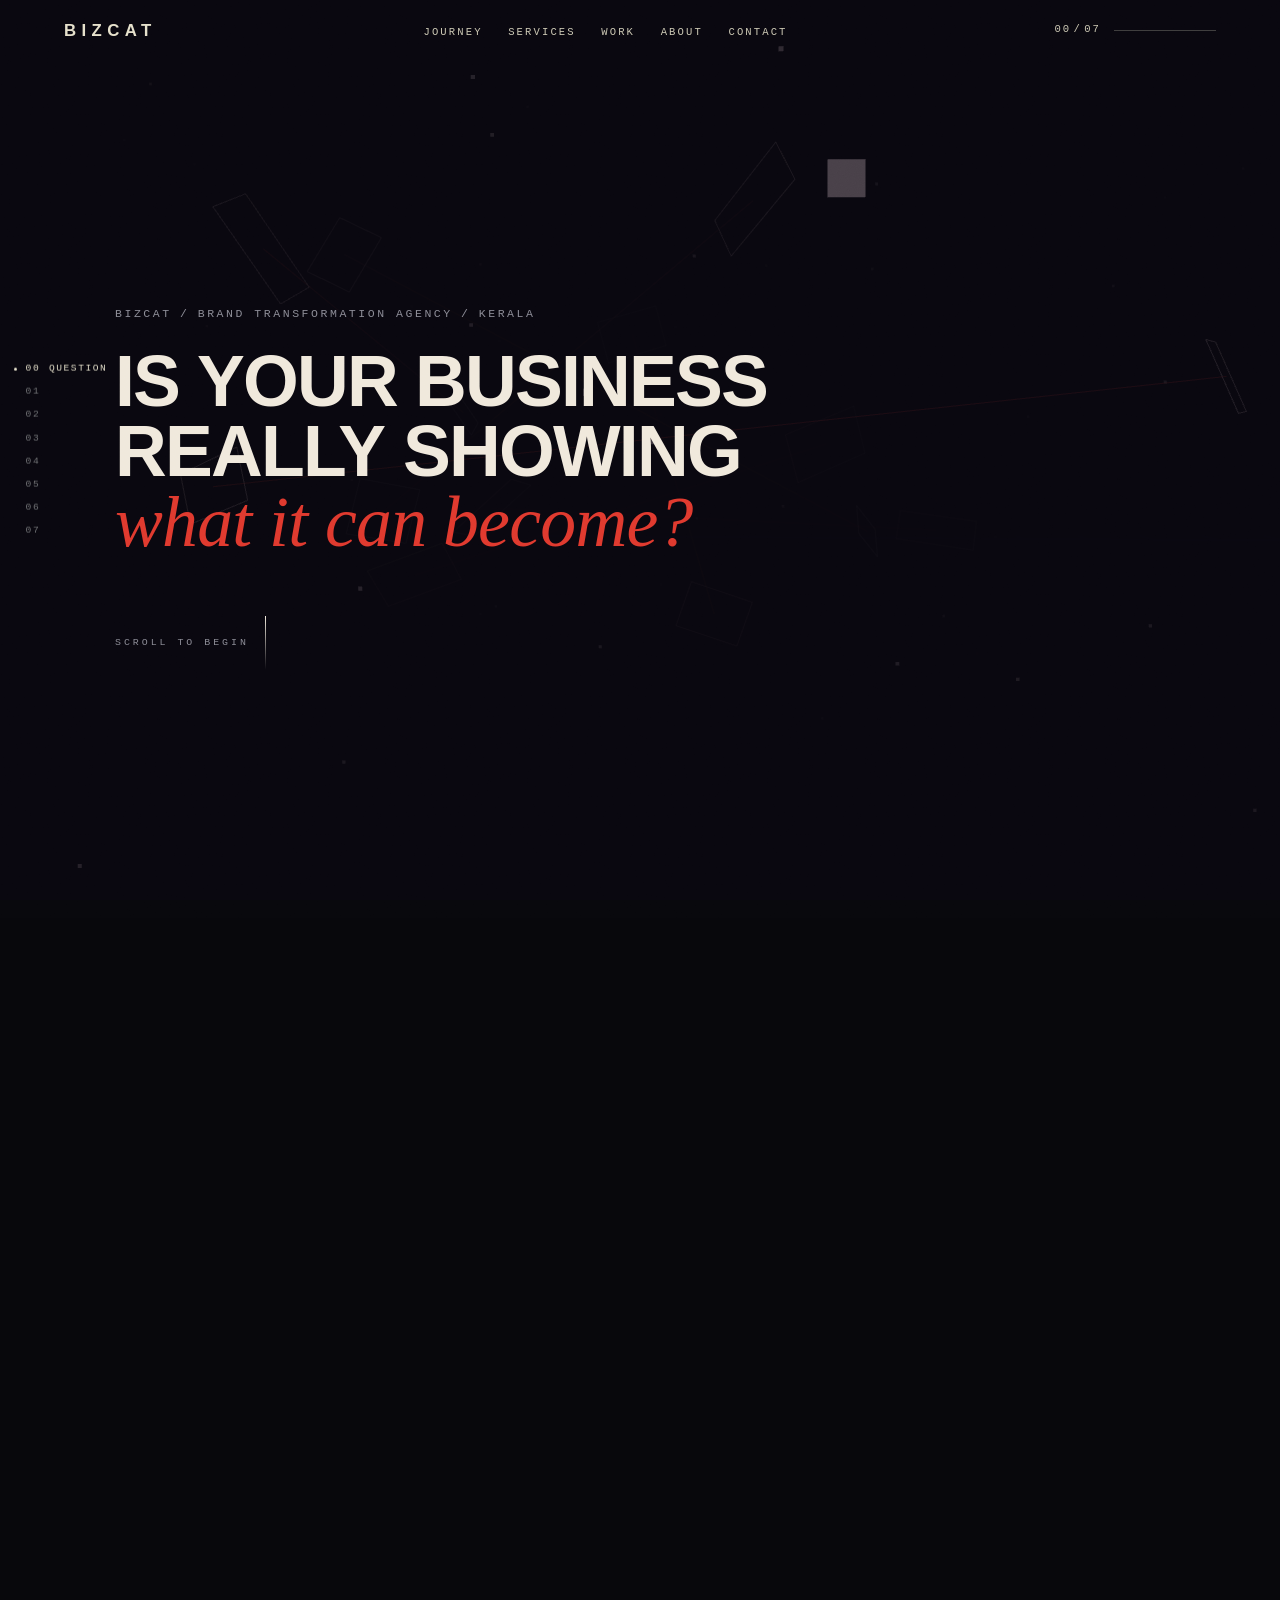
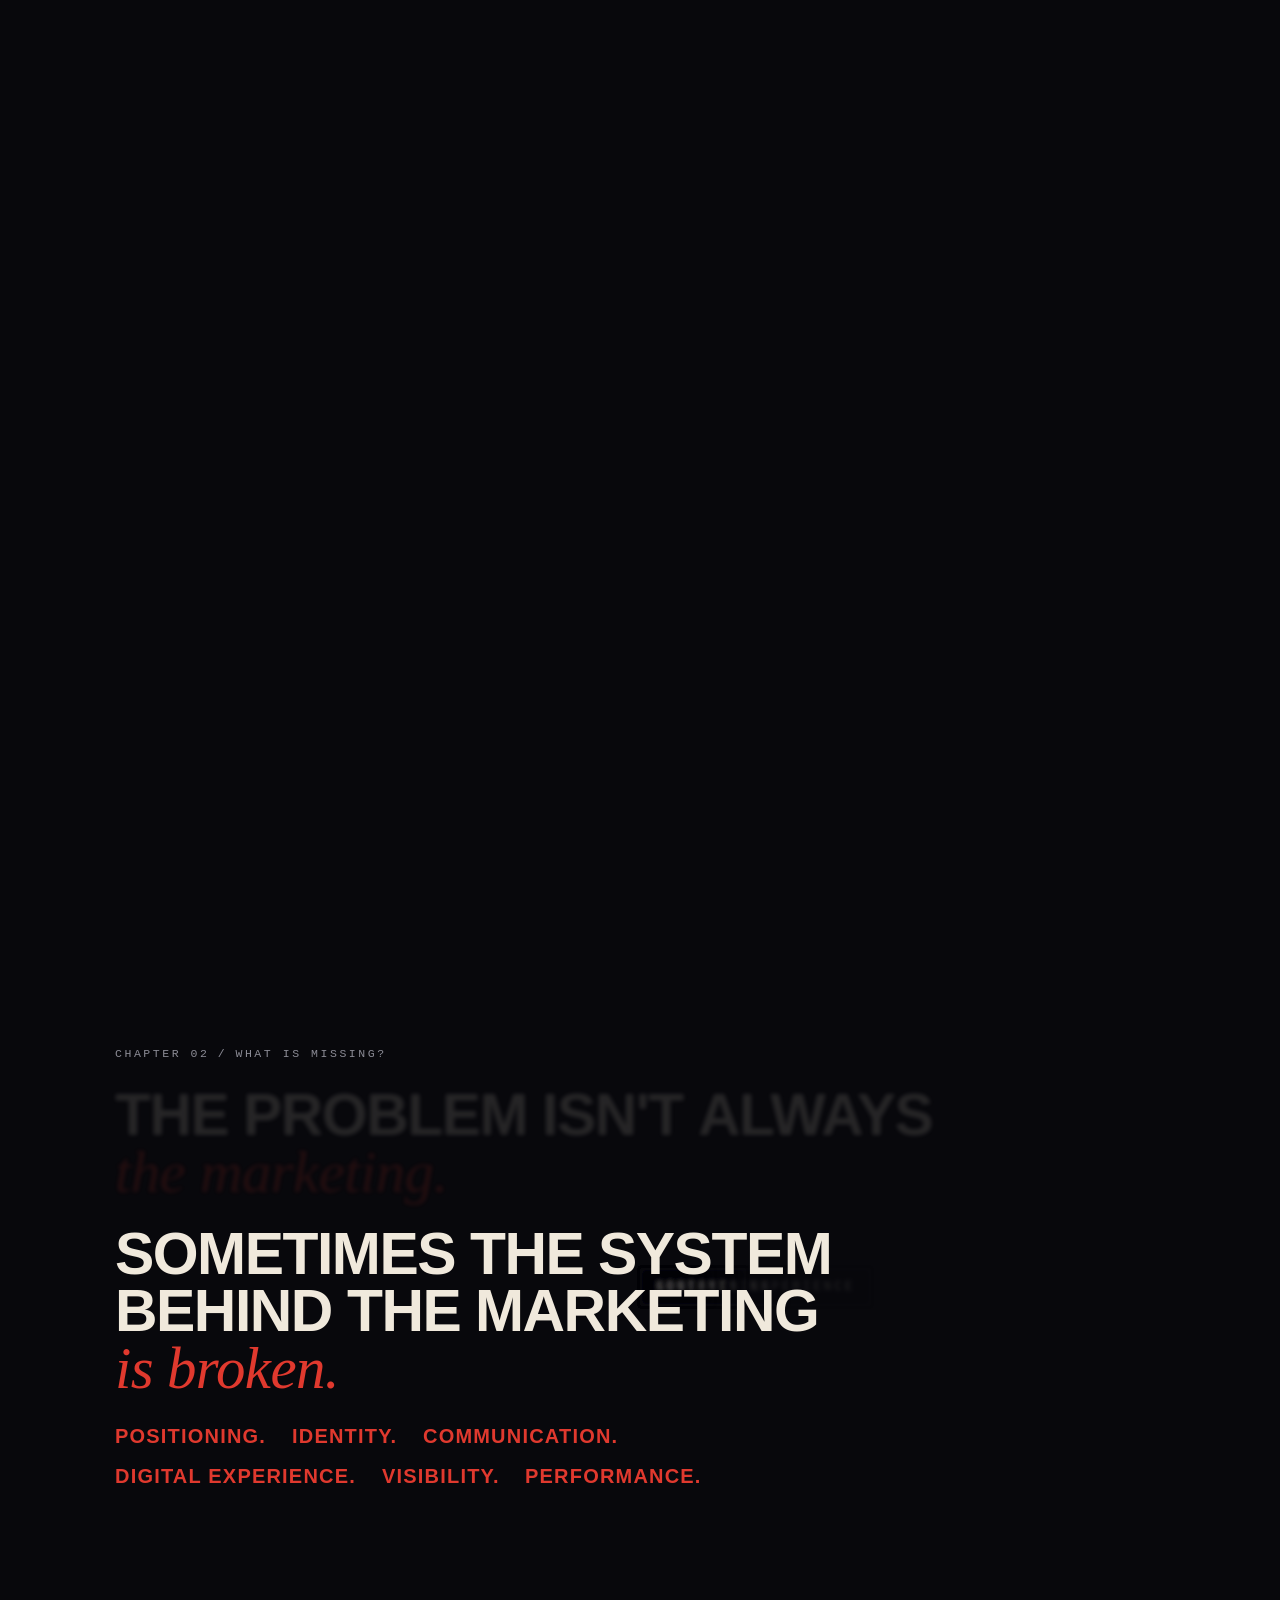
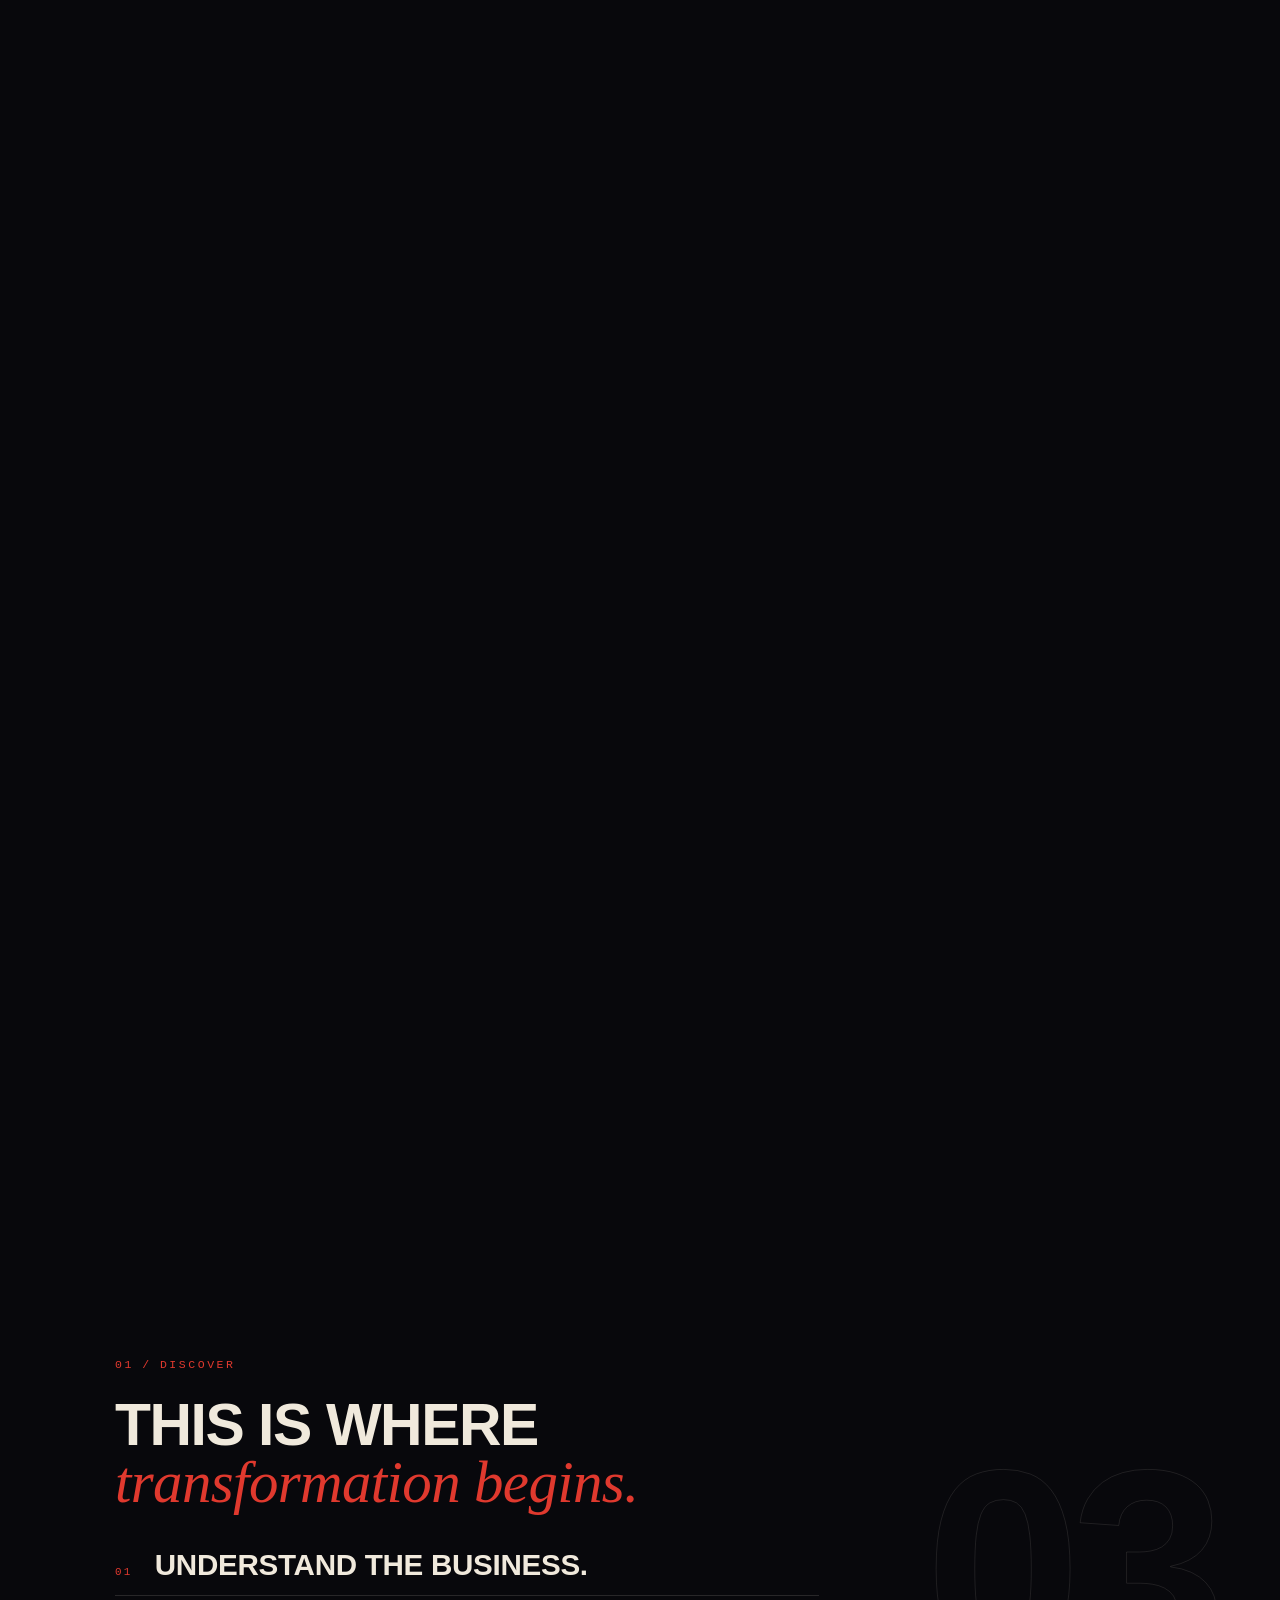
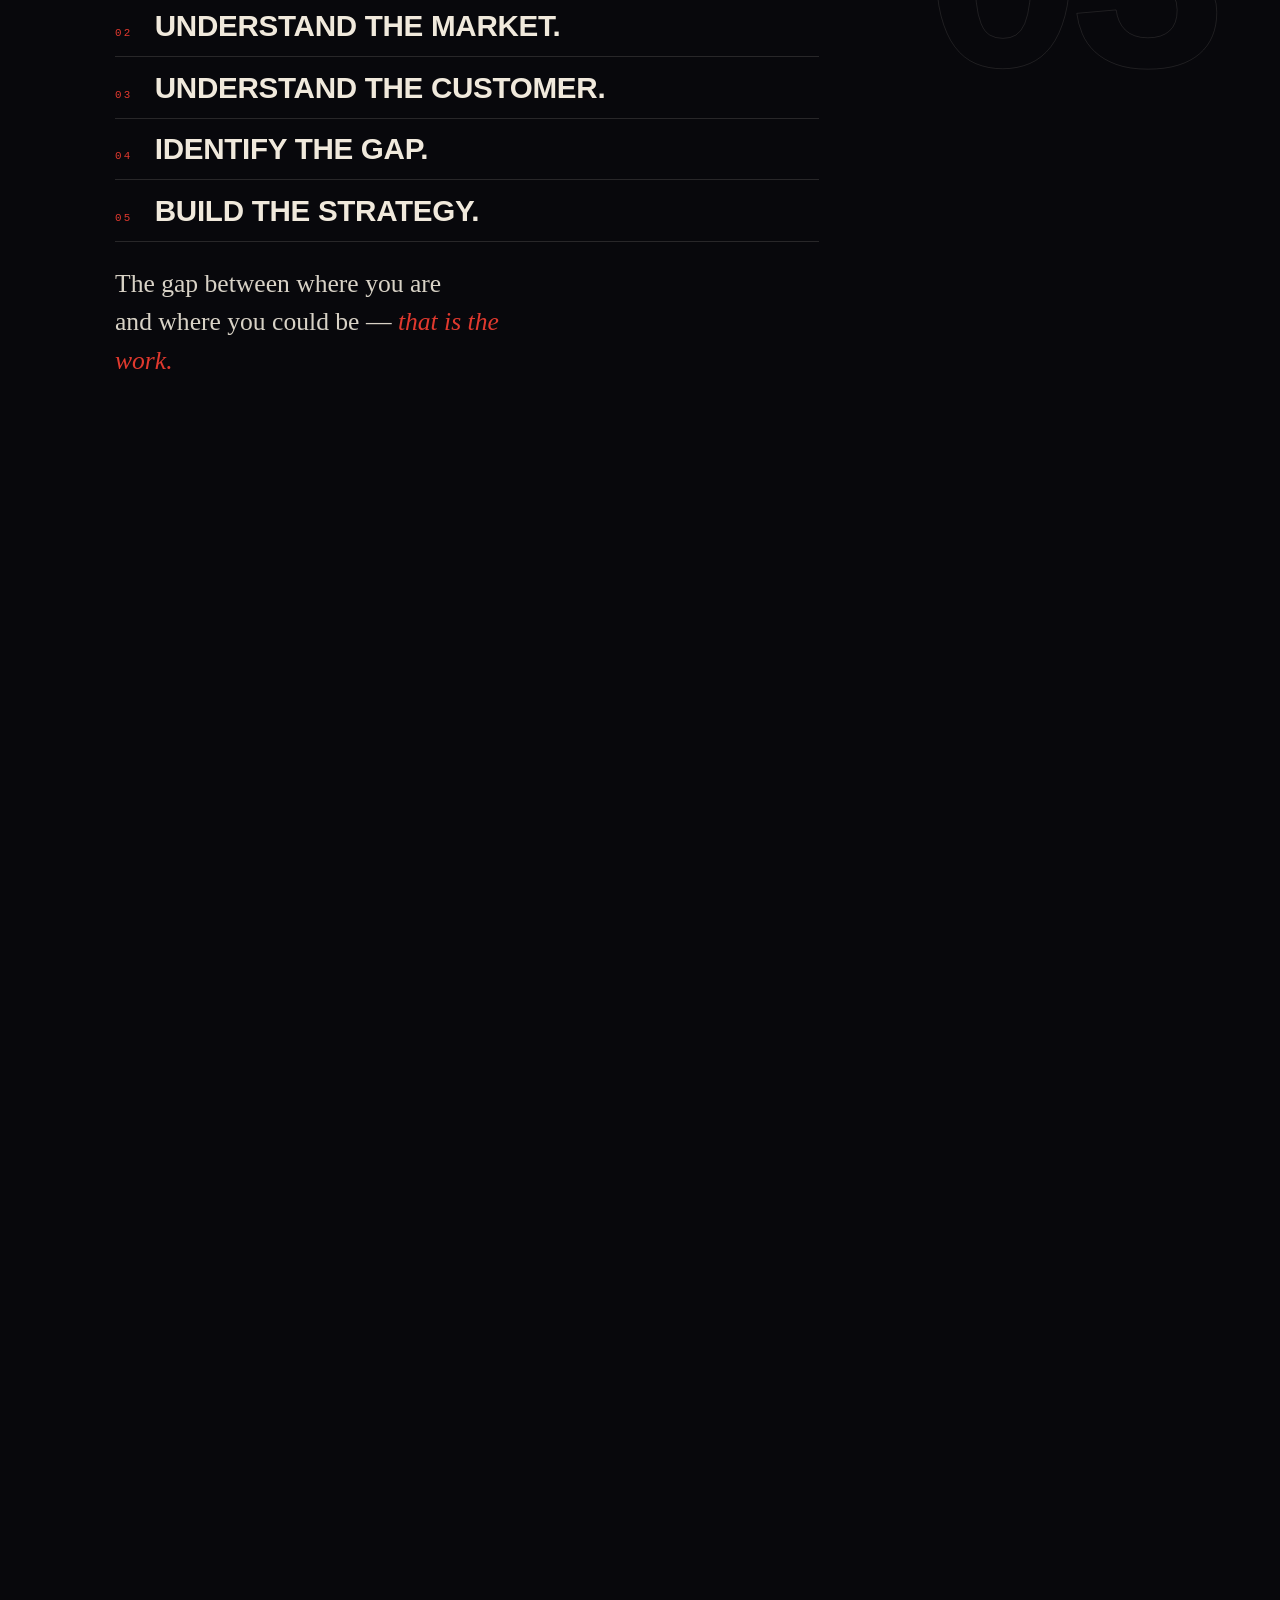
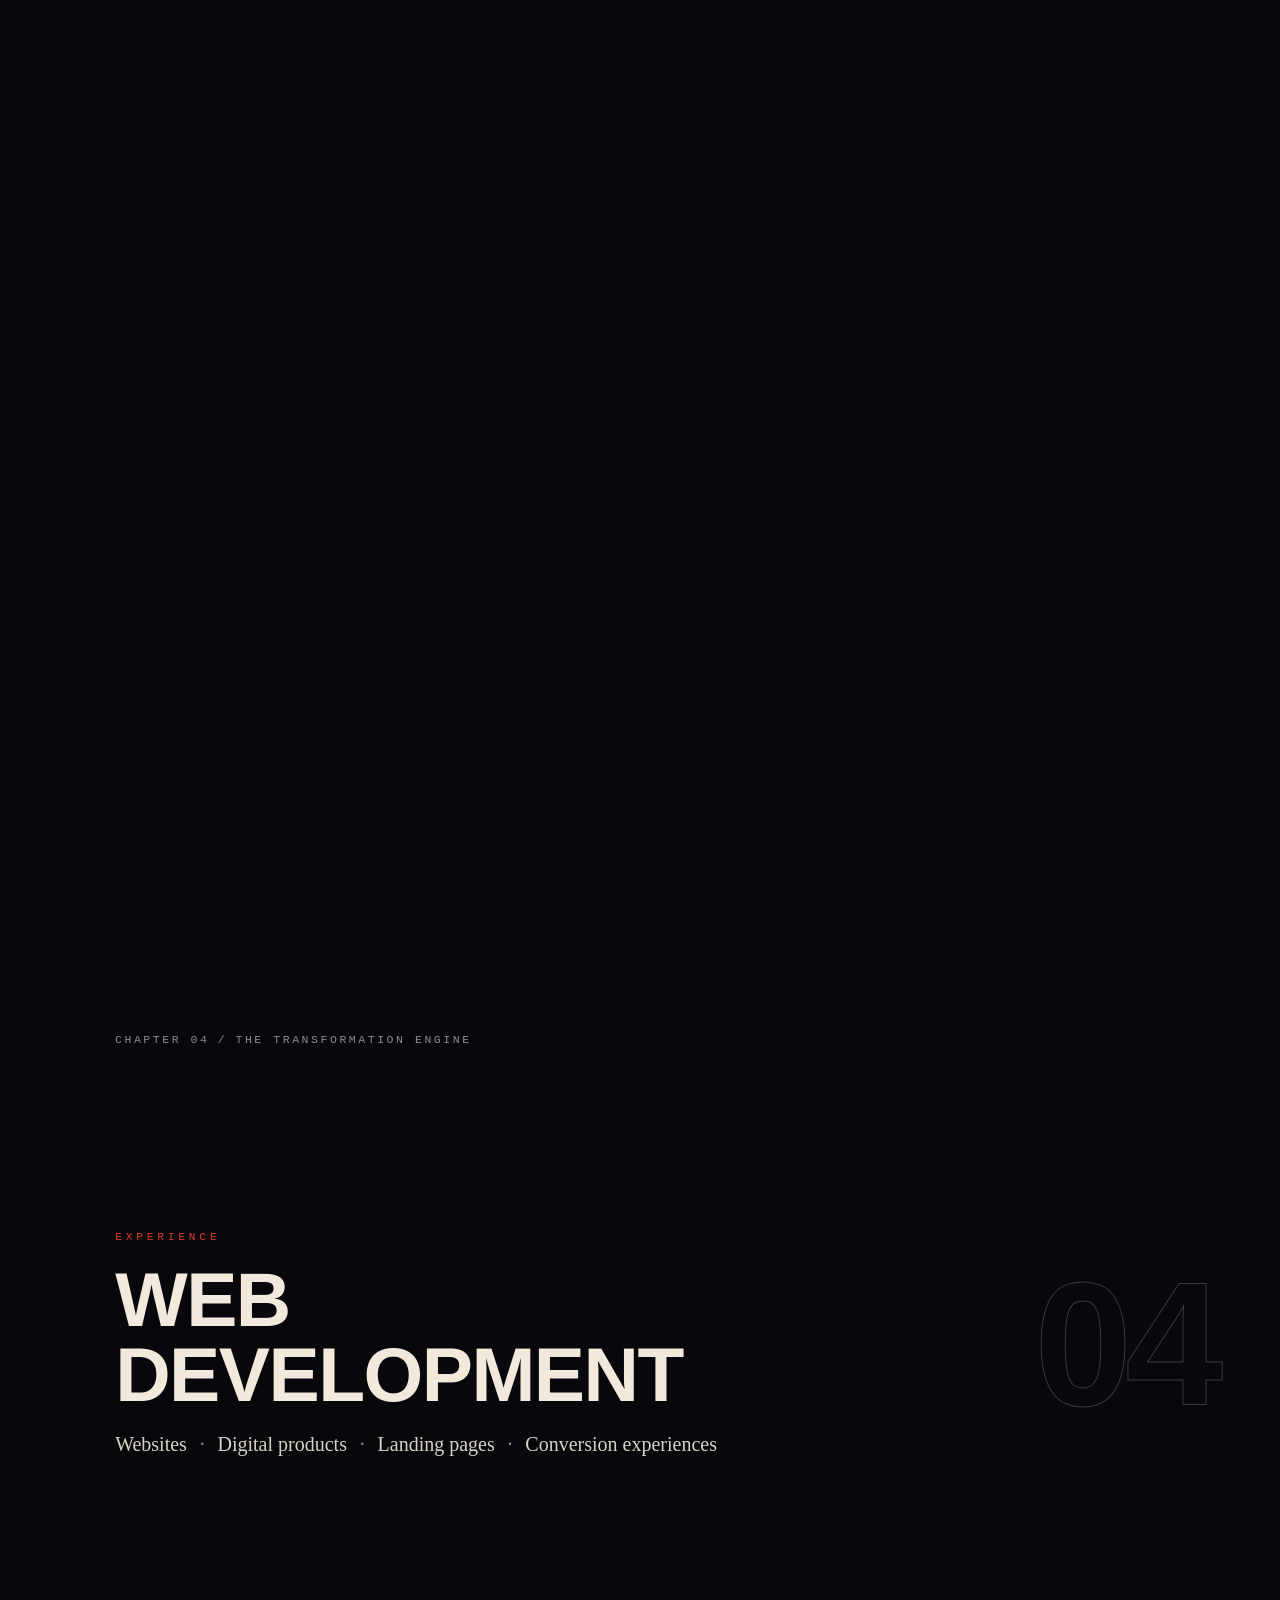
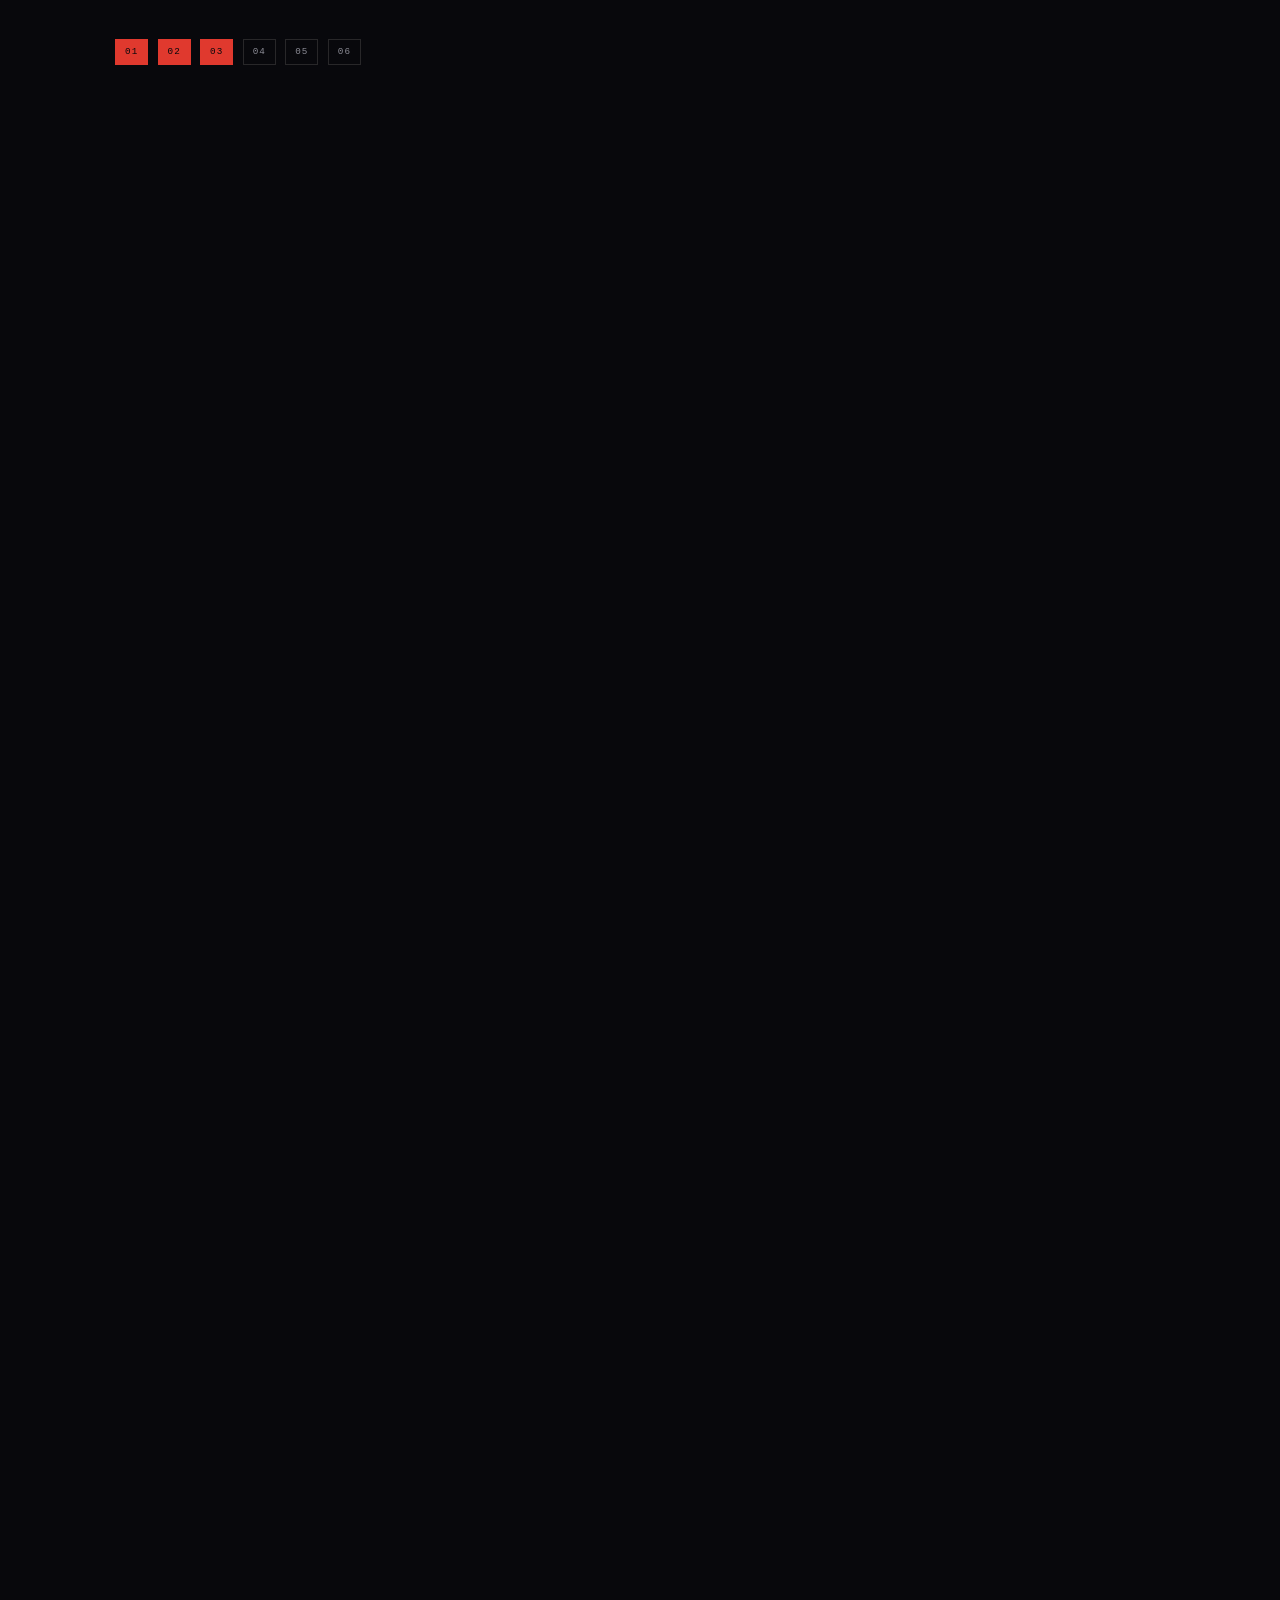
<file: index.html>
<!DOCTYPE html>
<html lang="en">
<head>
<meta charset="UTF-8">
<meta name="viewport" content="width=device-width, initial-scale=1.0, viewport-fit=cover">
<title>Bizcat — The Business Transformation Journey</title>
<meta name="description" content="Bizcat is Kerala's first brand transformation agency. An interactive journey through what your business is, what it's missing, and what it could become.">
<meta name="theme-color" content="#08080c">
<link rel="icon" type="image/webp" href="./assets/images/fevicon-01.webp">
<link rel="stylesheet" href="./css/main.css">
<link rel="modulepreload" href="./js/world.js">
<link rel="modulepreload" href="./js/three.module.min.js">
</head>
<body data-chapter="0" data-path="none">

<a class="skip-link" href="#main">Skip to content</a>

<canvas id="world" aria-hidden="true"></canvas>
<div class="grain" aria-hidden="true"></div>

<!-- ============ NAVIGATION ============ -->
<header class="nav" id="top">
  <a class="nav-brand" href="#ch00" data-anchor>BIZCAT</a>
  <nav class="nav-links" aria-label="Primary">
    <ul>
      <li><a href="#ch00" data-anchor>Journey</a></li>
      <li><a href="#ch04" data-anchor>Services</a></li>
      <li><a href="#ch05" data-anchor>Work</a></li>
      <li><a href="#manifesto" data-anchor>About</a></li>
      <li><a href="#journey" data-anchor>Contact</a></li>
    </ul>
  </nav>
  <div class="nav-progress" aria-hidden="true">
    <span class="nav-chapter" id="navChapter">00&hairsp;/&hairsp;07</span>
    <span class="nav-bar"><i id="navBar"></i></span>
  </div>
</header>

<!-- Chapter rail (desktop) -->
<nav class="rail" aria-label="Chapters">
  <ol>
    <li><a href="#ch00" data-anchor data-rail="0"><span class="rail-n">00</span><span class="rail-t">Question</span></a></li>
    <li><a href="#ch01" data-anchor data-rail="1"><span class="rail-n">01</span><span class="rail-t">Now</span></a></li>
    <li><a href="#ch02" data-anchor data-rail="2"><span class="rail-n">02</span><span class="rail-t">Missing</span></a></li>
    <li><a href="#ch03" data-anchor data-rail="3"><span class="rail-n">03</span><span class="rail-t">Diagnosis</span></a></li>
    <li><a href="#ch04" data-anchor data-rail="4"><span class="rail-n">04</span><span class="rail-t">Engine</span></a></li>
    <li><a href="#ch05" data-anchor data-rail="5"><span class="rail-n">05</span><span class="rail-t">Proof</span></a></li>
    <li><a href="#ch06" data-anchor data-rail="6"><span class="rail-n">06</span><span class="rail-t">Result</span></a></li>
    <li><a href="#journey" data-anchor data-rail="7"><span class="rail-n">07</span><span class="rail-t">Next</span></a></li>
  </ol>
</nav>

<main id="main">

  <!-- ============ CHAPTER 00 — THE QUESTION ============ -->
  <section class="chapter ch-question" id="ch00" data-ch="0" aria-label="Chapter 00 — The Question">
    <div class="pin">
      <div class="frame">
        <p class="meta reveal" data-at="0">BIZCAT&ensp;/&ensp;BRAND TRANSFORMATION AGENCY&ensp;/&ensp;KERALA</p>
        <h1 class="display display-xl split" data-at="0">
          <span class="ln">Is your business</span>
          <span class="ln">really showing</span>
          <span class="ln em">what it can become?</span>
        </h1>
        <p class="scroll-cue reveal" data-at="0">SCROLL TO BEGIN<span class="cue-line" aria-hidden="true"></span></p>
      </div>
    </div>
  </section>

  <!-- ============ CHAPTER 01 — WHERE ARE YOU NOW? ============ -->
  <section class="chapter ch-now" id="ch01" data-ch="1" aria-label="Chapter 01 — Where are you now?">
    <div class="pin">
      <div class="frame">
        <p class="meta reveal" data-at="0.04">CHAPTER 01&ensp;/&ensp;WHERE ARE YOU NOW?</p>
        <h2 class="display split" data-at="0.08" data-until="0.44">
          <span class="ln">Your business</span>
          <span class="ln">is moving.</span>
        </h2>
        <h2 class="display split" data-at="0.3">
          <span class="ln">But is everything moving</span>
          <span class="ln em">in the same direction?</span>
        </h2>
        <ul class="question-list" role="list">
          <li class="reveal" data-at="0.46">Is your positioning clear?</li>
          <li class="reveal" data-at="0.53">Does your brand look like the business you want to become?</li>
          <li class="reveal" data-at="0.60">Are customers finding you?</li>
          <li class="reveal" data-at="0.67">Are your digital channels converting?</li>
          <li class="reveal" data-at="0.74">Does your communication tell the right story?</li>
          <li class="reveal" data-at="0.81">Is your marketing creating growth — or just activity?</li>
        </ul>
      </div>
    </div>
  </section>

  <!-- ============ CHAPTER 02 — WHAT IS MISSING? ============ -->
  <section class="chapter ch-missing" id="ch02" data-ch="2" aria-label="Chapter 02 — What is missing?">
    <div class="pin">
      <div class="frame">
        <p class="meta reveal" data-at="0.04">CHAPTER 02&ensp;/&ensp;WHAT IS MISSING?</p>
        <ul class="shard-field" aria-label="Disconnected brand elements" role="list">
          <li class="shard reveal" data-at="0.08" style="--sx:-28vw;--sy:-18vh;--sr:-7deg">LOGO</li>
          <li class="shard reveal" data-at="0.11" style="--sx:22vw;--sy:-24vh;--sr:5deg">WEBSITE</li>
          <li class="shard reveal" data-at="0.14" style="--sx:-18vw;--sy:14vh;--sr:4deg">SOCIAL</li>
          <li class="shard reveal" data-at="0.17" style="--sx:26vw;--sy:8vh;--sr:-4deg">CONTENT</li>
          <li class="shard reveal" data-at="0.20" style="--sx:-32vw;--sy:2vh;--sr:2deg">SEO</li>
          <li class="shard reveal" data-at="0.23" style="--sx:12vw;--sy:22vh;--sr:-6deg">ADVERTISING</li>
          <li class="shard reveal" data-at="0.26" style="--sx:1vw;--sy:-9vh;--sr:3deg">CUSTOMER&nbsp;EXPERIENCE</li>
        </ul>
        <h2 class="display split" data-at="0.38" data-until="0.58">
          <span class="ln">The problem isn't always</span>
          <span class="ln em">the marketing.</span>
        </h2>
        <h2 class="display split" data-at="0.58">
          <span class="ln">Sometimes the system</span>
          <span class="ln">behind the marketing</span>
          <span class="ln em">is broken.</span>
        </h2>
        <p class="system-words">
          <span class="reveal" data-at="0.76">POSITIONING.</span>
          <span class="reveal" data-at="0.79">IDENTITY.</span>
          <span class="reveal" data-at="0.82">COMMUNICATION.</span>
          <span class="reveal" data-at="0.85">DIGITAL EXPERIENCE.</span>
          <span class="reveal" data-at="0.88">VISIBILITY.</span>
          <span class="reveal" data-at="0.91">PERFORMANCE.</span>
        </p>
      </div>
    </div>
  </section>

  <!-- ============ CHAPTER 03 — THE DIAGNOSIS ============ -->
  <section class="chapter ch-diagnosis" id="ch03" data-ch="3" aria-label="Chapter 03 — The Diagnosis">
    <div class="pin">
      <div class="frame">
        <p class="meta meta-accent reveal" data-at="0.05">01&ensp;/&ensp;DISCOVER</p>
        <p class="chapter-num reveal" data-at="0.05" aria-hidden="true">03</p>
        <h2 class="display split" data-at="0.1">
          <span class="ln">This is where</span>
          <span class="ln em">transformation begins.</span>
        </h2>
        <ol class="diagnosis-steps" role="list">
          <li class="reveal" data-at="0.34">Understand the business.</li>
          <li class="reveal" data-at="0.42">Understand the market.</li>
          <li class="reveal" data-at="0.50">Understand the customer.</li>
          <li class="reveal" data-at="0.58">Identify the gap.</li>
          <li class="reveal" data-at="0.66">Build the strategy.</li>
        </ol>
        <p class="serif-note reveal" data-at="0.78">The gap between where you are<br>and where you could be — <em>that is the work.</em></p>
      </div>
    </div>
  </section>

  <!-- ============ CHAPTER 04 — THE TRANSFORMATION ENGINE ============ -->
  <section class="chapter ch-engine" id="ch04" data-ch="4" aria-label="Chapter 04 — The Transformation Engine">
    <div class="pin">
      <div class="frame frame-wide">
        <h2 class="meta reveal" data-at="0.01">CHAPTER 04&ensp;/&ensp;THE TRANSFORMATION ENGINE</h2>

        <div class="engine-stage">
          <article class="service" data-svc="0" aria-label="Business Consulting">
            <p class="svc-num" aria-hidden="true">01</p>
            <p class="svc-key">CLARITY</p>
            <h3 class="svc-name">Business Consulting</h3>
            <ul class="svc-list" role="list">
              <li>Market intelligence</li><li>Business analysis</li><li>Growth frameworks</li><li>Strategic decision making</li>
            </ul>
          </article>
          <article class="service" data-svc="1" aria-label="Brand Transformation">
            <p class="svc-num" aria-hidden="true">02</p>
            <p class="svc-key">POSITIONING</p>
            <h3 class="svc-name">Brand Transformation</h3>
            <ul class="svc-list" role="list">
              <li>Purpose</li><li>Positioning</li><li>Perception</li><li>Brand architecture</li>
            </ul>
          </article>
          <article class="service" data-svc="2" aria-label="Branding">
            <p class="svc-num" aria-hidden="true">03</p>
            <p class="svc-key">IDENTITY</p>
            <h3 class="svc-name">Branding</h3>
            <ul class="svc-list" role="list">
              <li>Visual identity</li><li>Messaging</li><li>Brand systems</li><li>Communication</li>
            </ul>
          </article>
          <article class="service" data-svc="3" aria-label="Web Development">
            <p class="svc-num" aria-hidden="true">04</p>
            <p class="svc-key">EXPERIENCE</p>
            <h3 class="svc-name">Web Development</h3>
            <ul class="svc-list" role="list">
              <li>Websites</li><li>Digital products</li><li>Landing pages</li><li>Conversion experiences</li>
            </ul>
          </article>
          <article class="service" data-svc="4" aria-label="Video Production">
            <p class="svc-num" aria-hidden="true">05</p>
            <p class="svc-key">STORY</p>
            <h3 class="svc-name">Video Production</h3>
            <ul class="svc-list" role="list">
              <li>Brand films</li><li>Campaigns</li><li>Social videos</li><li>Performance content</li>
            </ul>
          </article>
          <article class="service" data-svc="5" aria-label="SEO">
            <p class="svc-num" aria-hidden="true">06</p>
            <p class="svc-key">VISIBILITY</p>
            <h3 class="svc-name">SEO</h3>
            <ul class="svc-list" role="list">
              <li>SEO</li><li>Local SEO</li><li>GEO</li><li>LLMO</li><li>Organic growth</li>
            </ul>
          </article>

          <div class="engine-close" data-svc="6">
            <p class="engine-flow">
              <span>CONSULTING</span><span>TRANSFORMATION</span><span>BRANDING</span><span>DIGITAL</span><span>STORY</span><span>VISIBILITY</span>
            </p>
            <h2 class="display">
              <span class="ln">One strategy.</span>
              <span class="ln">One brand.</span>
              <span class="ln em">One direction.</span>
            </h2>
            <p class="serif-note">Not fragmented services.<br><em>One transformation system.</em></p>
          </div>
        </div>

        <div class="engine-track" aria-hidden="true">
          <span class="track-node" data-node="0">01</span><span class="track-node" data-node="1">02</span><span class="track-node" data-node="2">03</span><span class="track-node" data-node="3">04</span><span class="track-node" data-node="4">05</span><span class="track-node" data-node="5">06</span>
        </div>
      </div>
    </div>
  </section>

  <!-- ============ CHAPTER 05 — PROOF ============ -->
  <section class="chapter ch-proof" id="ch05" data-ch="5" aria-label="Chapter 05 — Proof: selected work">
    <div class="pin">
      <div class="frame frame-wide">
        <h2 class="meta reveal" data-at="0.005">CHAPTER 05&ensp;/&ensp;PROOF — A WALK THROUGH THE ARCHIVE</h2>

        <div class="proof-stage">

          <article class="project" data-proj="0" aria-label="Cakeberry's Nadapuram">
            <figure class="proj-media">
              <img src="./assets/images/Cakey-Berrys-Creative.webp" alt="Cakeberry's Nadapuram — outdoor hoarding campaign creative by Bizcat" loading="lazy" width="1079" height="1346">
            </figure>
            <div class="proj-info">
              <header class="proj-head">
                <h3 class="proj-client">Cakeberry's Nadapuram</h3>
                <p class="proj-meta"><span>2025</span><span>HOARDING&ensp;/&ensp;CAMPAIGN</span></p>
              </header>
              <dl class="proj-body">
                <div><dt>The challenge</dt><dd>A local bakery brand competing for attention in a crowded high street.</dd></div>
                <div><dt>The approach</dt><dd>A bold outdoor campaign built around appetite, colour and unmissable typography.</dd></div>
                <div><dt>The result</dt><dd>A storefront presence that now looks like the brand it wants to become.</dd></div>
              </dl>
              <p class="proj-cta"><a class="story-link" href="./case.html?p=cakeberrys-nadapuram">Read the full story<span aria-hidden="true">&ensp;&rarr;</span></a></p>
            </div>
          </article>

          <article class="project" data-proj="1" aria-label="Garden PMR Hospital">
            <figure class="proj-media">
              <img src="./assets/images/WEB-MOCKUP-GARDEN.webp" alt="Garden PMR Hospital — website design mockup by Bizcat" loading="lazy" width="639" height="640">
            </figure>
            <div class="proj-info">
              <header class="proj-head">
                <h3 class="proj-client">Garden PMR Hospital</h3>
                <p class="proj-meta"><span>HEALTHCARE</span><span>WEB DEVELOPMENT</span></p>
              </header>
              <dl class="proj-body">
                <div><dt>The challenge</dt><dd>A rehabilitation hospital whose digital front door didn't reflect its standard of care.</dd></div>
                <div><dt>The approach</dt><dd>A calm, structured web experience designed around patients and their families.</dd></div>
                <div><dt>The result</dt><dd>A digital presence that carries the same reassurance as the hospital itself.</dd></div>
              </dl>
              <p class="proj-cta"><a class="story-link" href="./case.html?p=garden-pmr-hospital">Read the full story<span aria-hidden="true">&ensp;&rarr;</span></a></p>
            </div>
          </article>

          <article class="project" data-proj="2" aria-label="Baby Memorial Hospital">
            <figure class="proj-media">
              <img src="./assets/images/BABY-TYPO-MOCKUP.webp" alt="Baby Memorial Hospital — 'More than care' typographic campaign mockup by Bizcat" loading="lazy" width="695" height="522">
            </figure>
            <div class="proj-info">
              <header class="proj-head">
                <h3 class="proj-client">Baby Memorial Hospital</h3>
                <p class="proj-meta"><span>2026</span><span>CAMPAIGN&ensp;/&ensp;HOARDING</span></p>
              </header>
              <dl class="proj-body">
                <div><dt>The challenge</dt><dd>A leading hospital with a story bigger than any single department.</dd></div>
                <div><dt>The approach</dt><dd>A typographic campaign — “more than care” — carried across the city at scale.</dd></div>
                <div><dt>The result</dt><dd>An institutional voice that feels human, confident and unmistakably theirs.</dd></div>
              </dl>
              <p class="proj-cta"><a class="story-link" href="./case.html?p=baby-memorial-hospital">Read the full story<span aria-hidden="true">&ensp;&rarr;</span></a></p>
            </div>
          </article>

          <article class="project" data-proj="3" aria-label="Ghazal Builders">
            <figure class="proj-media">
              <img src="./assets/images/GAZAL-WEBSITE-MOCKUP.webp" alt="Ghazal Builders — website design mockup by Bizcat" loading="lazy" width="639" height="640">
            </figure>
            <div class="proj-info">
              <header class="proj-head">
                <h3 class="proj-client">Ghazal Builders</h3>
                <p class="proj-meta"><span>2025</span><span>WEB DEVELOPMENT</span></p>
              </header>
              <dl class="proj-body">
                <div><dt>The challenge</dt><dd>A builder and developer whose online presence lagged behind its projects.</dd></div>
                <div><dt>The approach</dt><dd>A digital experience and marketing system built around the properties themselves.</dd></div>
                <div><dt>In their words</dt><dd class="quote">“Your digital marketing strategies have been super effective, driving awesome results and boosting our online presence.”</dd></div>
              </dl>
              <p class="proj-cta"><a class="story-link" href="./case.html?p=ghazal-builders">Read the full story<span aria-hidden="true">&ensp;&rarr;</span></a></p>
            </div>
          </article>

          <article class="project" data-proj="4" aria-label="Azhagi Herbals">
            <figure class="proj-media">
              <img src="./assets/images/Azhagi-Herbals-Creative.webp" alt="Azhagi Herbals — social media campaign creative by Bizcat" loading="lazy" width="1080" height="1330">
            </figure>
            <div class="proj-info">
              <header class="proj-head">
                <h3 class="proj-client">Azhagi Herbals</h3>
                <p class="proj-meta"><span>HAIR CARE</span><span>SOCIAL MEDIA</span></p>
              </header>
              <dl class="proj-body">
                <div><dt>The challenge</dt><dd>A herbal hair-care brand that needed its story told beyond its own shelf.</dd></div>
                <div><dt>The approach</dt><dd>Consistent, performance-driven social content rooted in the product's craft.</dd></div>
                <div><dt>In their words</dt><dd class="quote">“In a short time, our social media presence improved noticeably, sales increased, and we started receiving high-quality enquiries.”</dd></div>
              </dl>
              <p class="proj-cta"><a class="story-link" href="./case.html?p=azhagi-herbals">Read the full story<span aria-hidden="true">&ensp;&rarr;</span></a></p>
            </div>
          </article>

          <article class="project" data-proj="5" aria-label="Aline Dent">
            <figure class="proj-media">
              <img src="./assets/images/Aline-Dent-Creative.webp" alt="Aline Dent dental hospital — social media creative by Bizcat" loading="lazy" width="1080" height="1353">
            </figure>
            <div class="proj-info">
              <header class="proj-head">
                <h3 class="proj-client">Aline Dent</h3>
                <p class="proj-meta"><span>DENTAL HOSPITAL</span><span>SOCIAL MEDIA</span></p>
              </header>
              <dl class="proj-body">
                <div><dt>The challenge</dt><dd>A dental hospital seeking visibility without losing its clinical credibility.</dd></div>
                <div><dt>The approach</dt><dd>Campaigns and content that make expert care feel approachable.</dd></div>
                <div><dt>In their words</dt><dd class="quote">“Their creativity, initiative, and commitment to executing effective marketing strategies have helped increase our visibility and reach.”</dd></div>
              </dl>
              <p class="proj-cta"><a class="story-link" href="./case.html?p=aline-dent">Read the full story<span aria-hidden="true">&ensp;&rarr;</span></a></p>
            </div>
          </article>

          <article class="project" data-proj="6" aria-label="Udal">
            <figure class="proj-media">
              <img src="./assets/images/Udal.webp" alt="Udal — brand identity mockup by Bizcat" loading="lazy" width="545" height="704">
            </figure>
            <div class="proj-info">
              <header class="proj-head">
                <h3 class="proj-client">Udal</h3>
                <p class="proj-meta"><span>IDENTITY</span><span>SOCIAL MEDIA</span></p>
              </header>
              <dl class="proj-body">
                <div><dt>The challenge</dt><dd>A young brand that needed an identity strong enough to grow into.</dd></div>
                <div><dt>The approach</dt><dd>A distinctive mark and social presence built as one continuous system.</dd></div>
                <div><dt>The result</dt><dd>An identity that works as hard on a feed as it does on a wall.</dd></div>
              </dl>
              <p class="proj-cta"><a class="story-link" href="./case.html?p=udal">Read the full story<span aria-hidden="true">&ensp;&rarr;</span></a></p>
            </div>
          </article>

        </div>

        <p class="proof-counter" aria-hidden="true"><span id="projNow">01</span>&hairsp;/&hairsp;<span>07</span></p>
      </div>
    </div>
  </section>

  <!-- ============ CHAPTER 06 — THE RESULT ============ -->
  <section class="chapter ch-result" id="ch06" data-ch="6" aria-label="Chapter 06 — The Result">
    <div class="pin">
      <div class="frame">
        <p class="meta reveal" data-at="0.06">CHAPTER 06&ensp;/&ensp;THE RESULT</p>
        <h2 class="display split" data-at="0.12">
          <span class="ln">A stronger brand</span>
          <span class="ln">creates a</span>
          <span class="ln em">stronger business.</span>
        </h2>
        <ul class="result-list" role="list">
          <li class="reveal" data-at="0.4">Clearer positioning.</li>
          <li class="reveal" data-at="0.47">Stronger perception.</li>
          <li class="reveal" data-at="0.54">Better visibility.</li>
          <li class="reveal" data-at="0.61">Better experience.</li>
          <li class="reveal" data-at="0.68">Measurable growth.</li>
        </ul>
        <p class="serif-note reveal" data-at="0.82">This is <em>brand transformation.</em></p>
      </div>
    </div>
  </section>

  <!-- ============ CHAPTER 07 — YOUR JOURNEY ============ -->
  <section class="chapter ch-journey" id="journey" data-ch="7" aria-label="Chapter 07 — Your journey">
    <div class="pin pin-natural">
      <div class="frame">
        <p class="meta reveal" data-at="0.03">CHAPTER 07&ensp;/&ensp;YOUR JOURNEY</p>
        <h2 class="display split" data-at="0.06">
          <span class="ln">What does your business</span>
          <span class="ln em">need next?</span>
        </h2>

        <div class="paths reveal" data-at="0.12" role="group" aria-label="Choose what your business needs">
          <button class="path-btn" type="button" data-need="clarity">I need clarity</button>
          <button class="path-btn" type="button" data-need="brand">My brand needs a change</button>
          <button class="path-btn" type="button" data-need="digital">I need a stronger digital presence</button>
          <button class="path-btn" type="button" data-need="visibility">I need more visibility</button>
          <button class="path-btn" type="button" data-need="content">I need better content</button>
          <button class="path-btn" type="button" data-need="grow">I want to grow</button>
        </div>

        <div class="path-answer" id="pathAnswer" aria-live="polite">
          <p class="path-line" data-answer="none"><em>Choose the sentence that sounds like you.</em></p>
          <p class="path-line" data-answer="clarity" hidden><span class="pa-label">BUSINESS CONSULTING&ensp;/&ensp;CLARITY</span>Then we start with the business, not the brand — market intelligence, analysis, and a growth framework you can decide with.</p>
          <p class="path-line" data-answer="brand" hidden><span class="pa-label">BRAND TRANSFORMATION&ensp;/&ensp;BRANDING</span>Then we redefine purpose, positioning and perception — and rebuild the identity around who you are becoming.</p>
          <p class="path-line" data-answer="digital" hidden><span class="pa-label">WEB DEVELOPMENT&ensp;/&ensp;EXPERIENCE</span>Then we build the experience — a fast, focused website designed to convert attention into customers.</p>
          <p class="path-line" data-answer="visibility" hidden><span class="pa-label">SEO&ensp;/&ensp;GEO&ensp;/&ensp;LLMO</span>Then we make you findable — on search engines, on maps, and inside the AI answers your customers now read.</p>
          <p class="path-line" data-answer="content" hidden><span class="pa-label">VIDEO PRODUCTION&ensp;/&ensp;STORY</span>Then we tell the story — brand films, campaigns and content built from your business objectives.</p>
          <p class="path-line" data-answer="grow" hidden><span class="pa-label">THE FULL SYSTEM</span>Then we bring all six disciplines into one direction — strategy, brand, experience, story and visibility, working as one.</p>
        </div>

        <div class="journey-cta reveal" data-at="0.2">
          <h2 class="display display-md"><span class="ln em">Let's transform it.</span></h2>
          <div class="cta-row">
            <a class="btn btn-primary" href="mailto:hello@bizcat.in?subject=Start%20my%20transformation%20journey">Start your journey</a>
            <a class="btn btn-ghost" href="#ch05" data-anchor>Explore our work</a>
          </div>
        </div>
      </div>
    </div>
  </section>

  <!-- ============ THE PORTAL ============ -->
  <section class="chapter ch-portal" id="portal" data-ch="7" aria-label="The next transformation">
    <div class="pin pin-natural">
      <div class="frame frame-center">
        <h2 class="display display-md split" data-at="0.05">
          <span class="ln">Your business</span>
          <span class="ln em">could be next.</span>
        </h2>
        <button class="portal-door reveal" data-at="0.1" type="button" id="portalBtn" aria-expanded="false" aria-controls="portalProject">
          <span class="portal-ring" aria-hidden="true"></span>
          <span class="portal-core" aria-hidden="true"></span>
          <span class="portal-label">Explore the next transformation</span>
        </button>
        <div class="portal-project" id="portalProject" hidden>
          <figure class="portal-media">
            <img src="./assets/images/GAZAL-WEBSITE-MOCKUP.webp" alt="Featured transformation — Ghazal Builders website by Bizcat" loading="lazy" width="639" height="640">
          </figure>
          <div class="portal-info">
            <p class="meta meta-accent">FEATURED TRANSFORMATION</p>
            <h3 class="proj-client">Ghazal Builders</h3>
            <p class="portal-text">From property developer to digital-first brand — strategy, web experience and campaigns built as one system. Every project in our archive is another chapter of the same story. The next chapter could be yours.</p>
            <div class="cta-row">
              <a class="btn btn-ghost" href="./case.html?p=ghazal-builders">Read their story</a>
              <a class="btn btn-primary" href="mailto:hello@bizcat.in?subject=My%20business%20could%20be%20next">Begin chapter one</a>
            </div>
          </div>
        </div>
      </div>
    </div>
  </section>

  <!-- ============ MANIFESTO / FOOTER ============ -->
  <section class="chapter ch-manifesto" id="manifesto" data-ch="7" aria-label="Manifesto and contact">
    <div class="pin pin-natural">
      <div class="frame">
        <h2 class="display split" data-at="0.04">
          <span class="ln">We don't just</span>
          <span class="ln">make brands look better.</span>
        </h2>
        <h2 class="display split em-block" data-at="0.12">
          <span class="ln">We make businesses</span>
          <span class="ln em">mean more.</span>
        </h2>
        <div class="manifesto-about reveal" data-at="0.18">
          <p class="meta">BIZCAT&ensp;—&ensp;KERALA'S FIRST BRAND TRANSFORMATION AGENCY</p>
          <p class="about-copy">We blend strategy, creativity and digital execution to help brands evolve, adapt and grow — with measurable outcomes, not fragmented marketing services.</p>
        </div>
      </div>
    </div>
  </section>

</main>

<footer class="site-footer" aria-label="Contact information">
  <div class="frame">
    <p class="footer-disciplines">BUSINESS CONSULTING&ensp;/&ensp;BRAND TRANSFORMATION&ensp;/&ensp;BRANDING&ensp;/&ensp;WEB DEVELOPMENT&ensp;/&ensp;VIDEO PRODUCTION&ensp;/&ensp;SEO</p>
    <a class="btn btn-primary btn-big" href="mailto:hello@bizcat.in?subject=Let's%20start%20a%20conversation">Start a conversation</a>
    <address class="footer-contact">
      <a href="mailto:hello@bizcat.in">hello@bizcat.in</a>
      <a href="tel:+918921238478">+91 892 123 8478</a>
      <span>2nd Floor, Zees Tower, West Nadakkave, Vandipetta, Nadakkave, Kozhikode, Kerala 673011</span>
    </address>
    <p class="footer-legal"><span>© Bizcat. All rights reserved.</span><span>Transforming brands for what's next.</span><a href="./variant2/">Variant 02 ↗</a></p>
  </div>
</footer>

<noscript>
  <style>
    .pin{position:static!important;height:auto!important;min-height:0!important}
    .chapter{height:auto!important;min-height:0!important;padding:12vh 0}
    .reveal,.split,.split .ln,.service,.project,.engine-close,.journey-cta,.path-answer .path-line[data-answer="none"]{opacity:1!important;transform:none!important;filter:none!important;position:relative!important;visibility:visible!important}
    .service,.project{position:relative!important;margin:8vh auto!important}
    .portal-project[hidden]{display:grid!important;opacity:1!important;transform:none!important}
    .portal-door{display:none!important}
    #world,.grain,.scroll-cue{display:none!important}
    body{background:#0a0a0e}
  </style>
</noscript>

<script type="module" src="./js/main.js"></script>
</body>
</html>
</file>
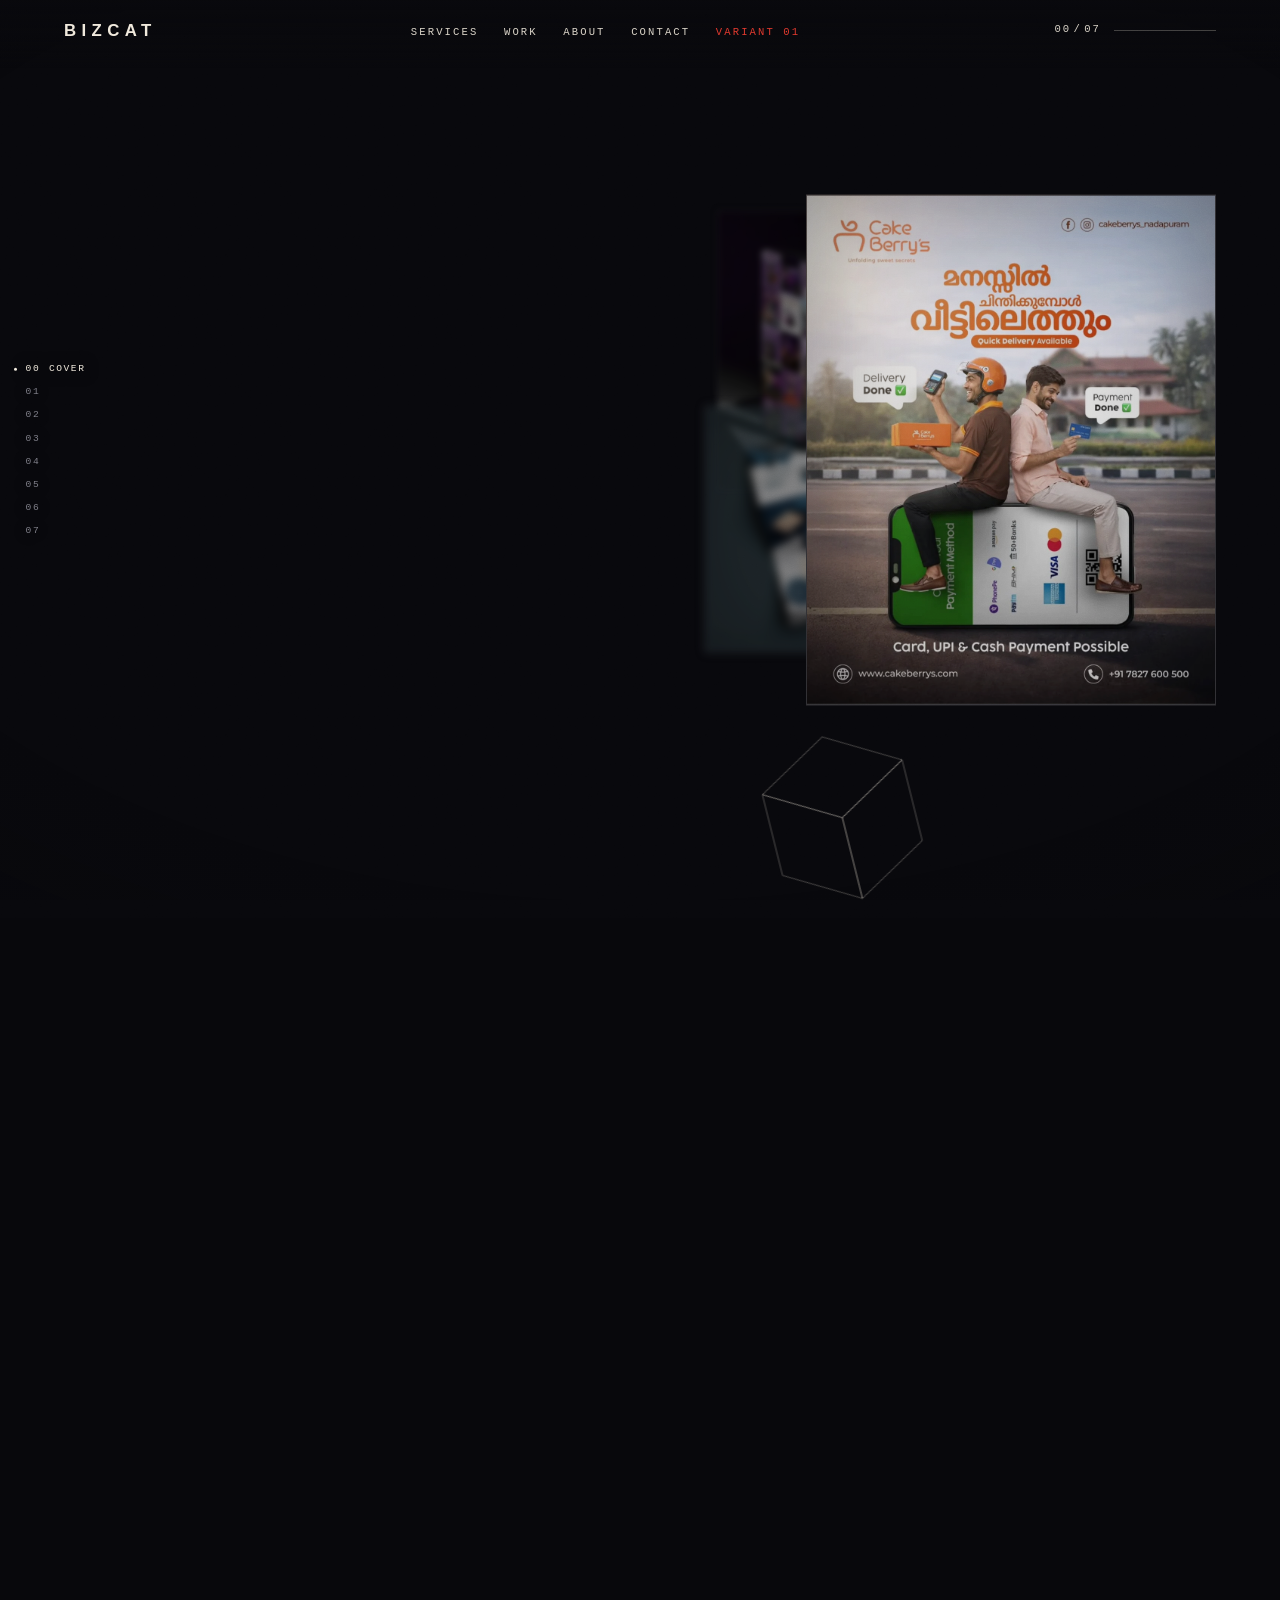
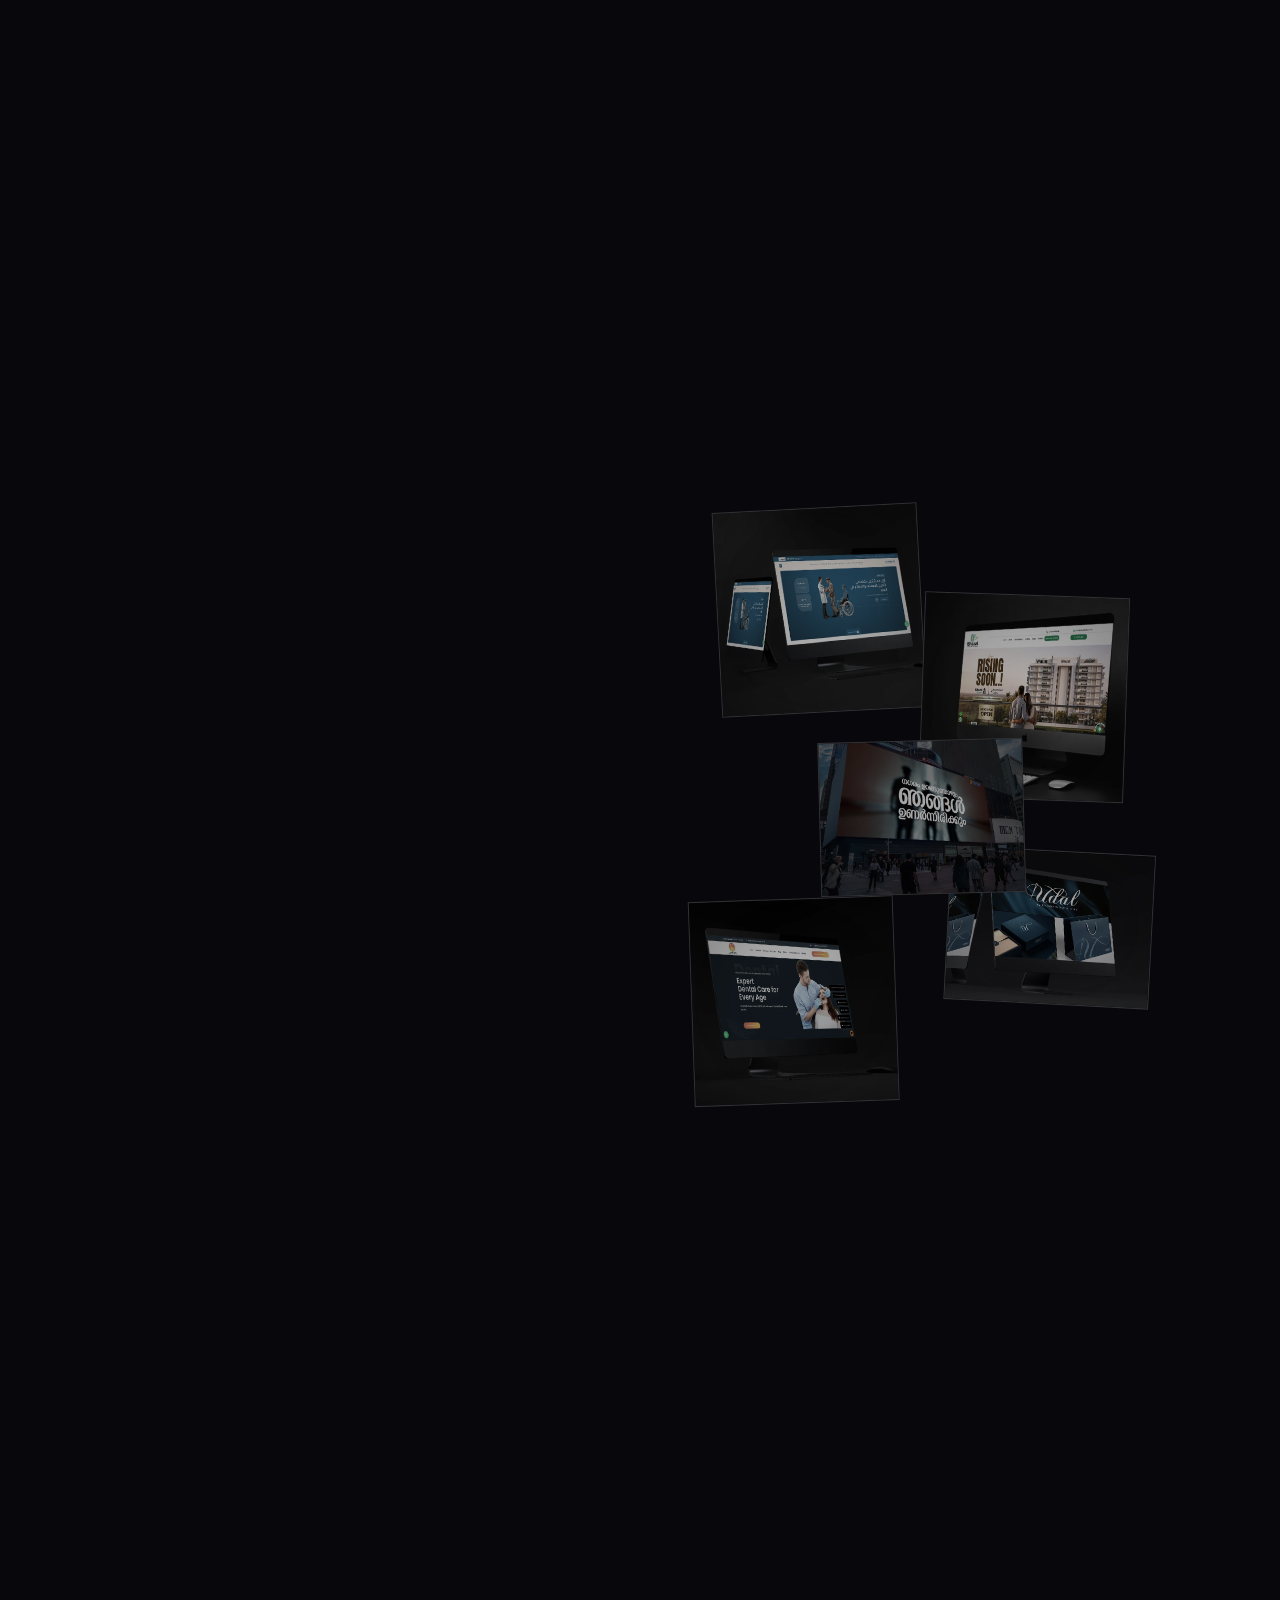
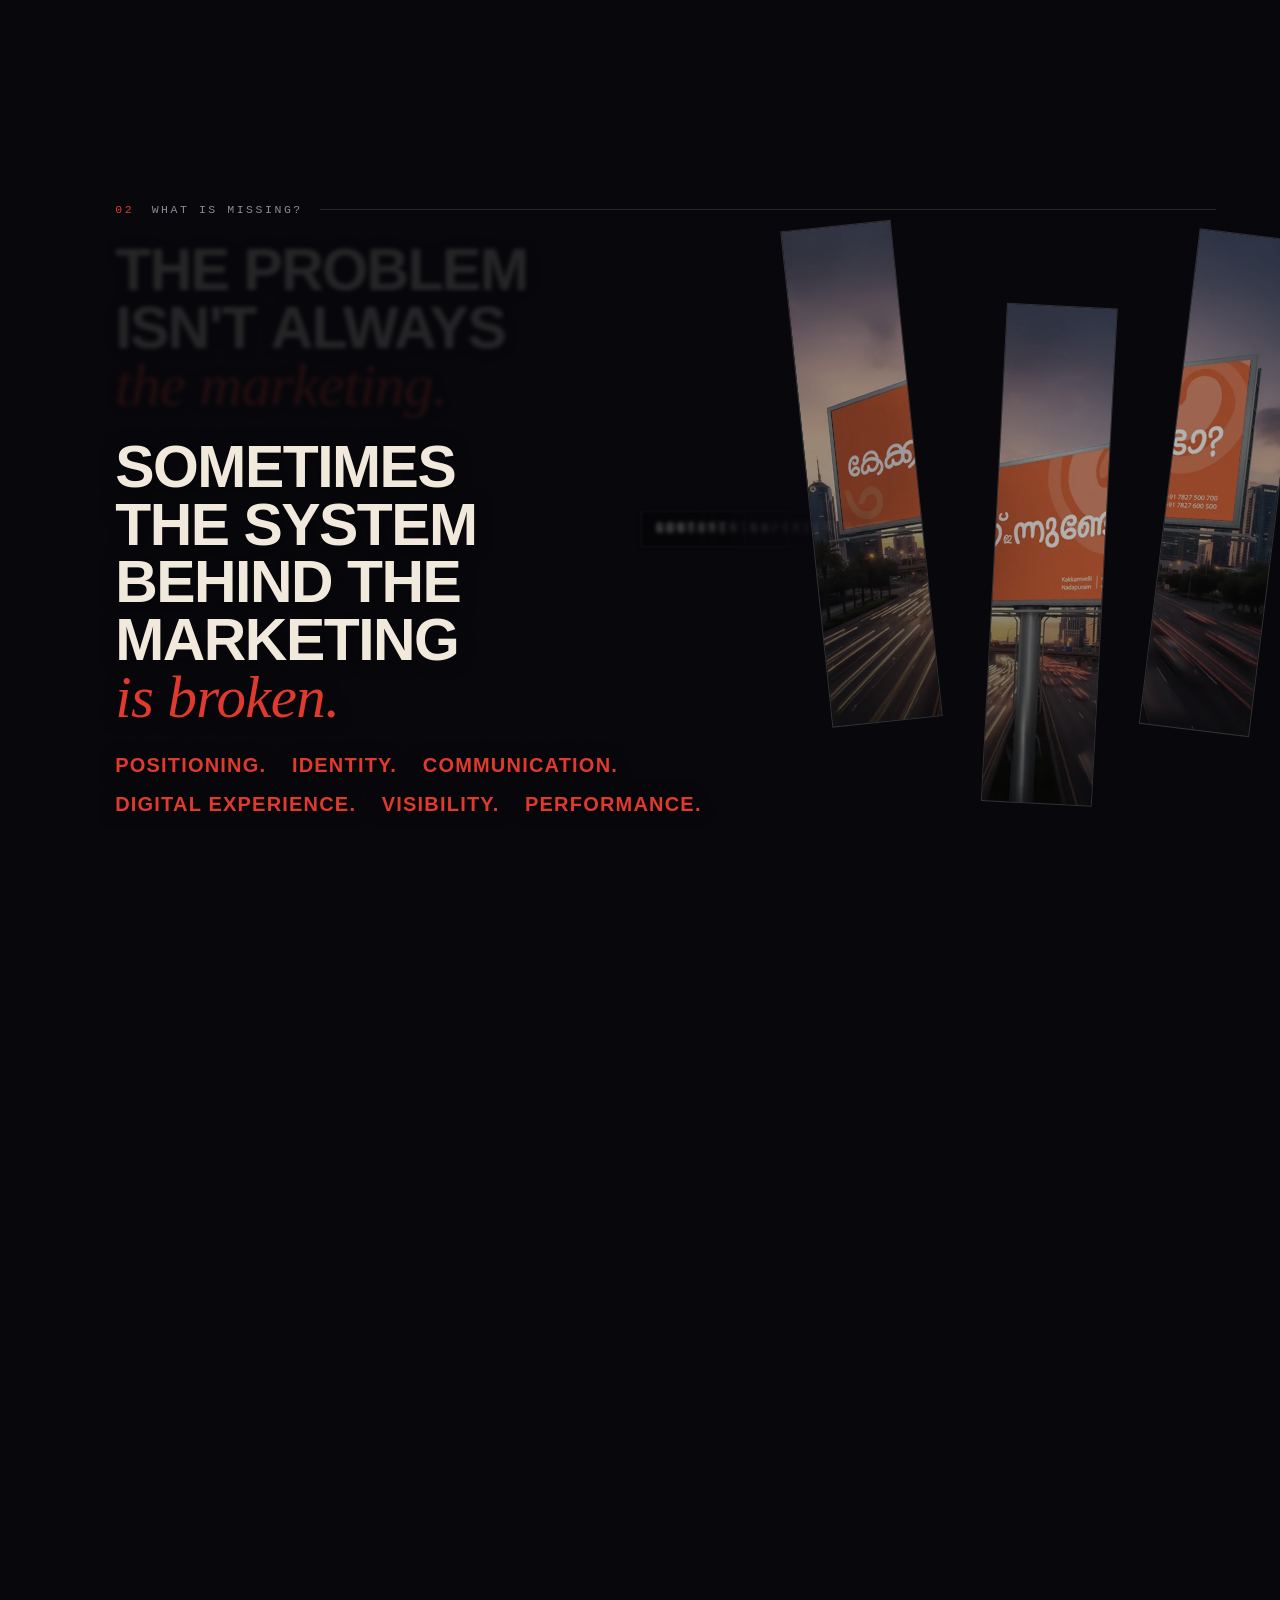
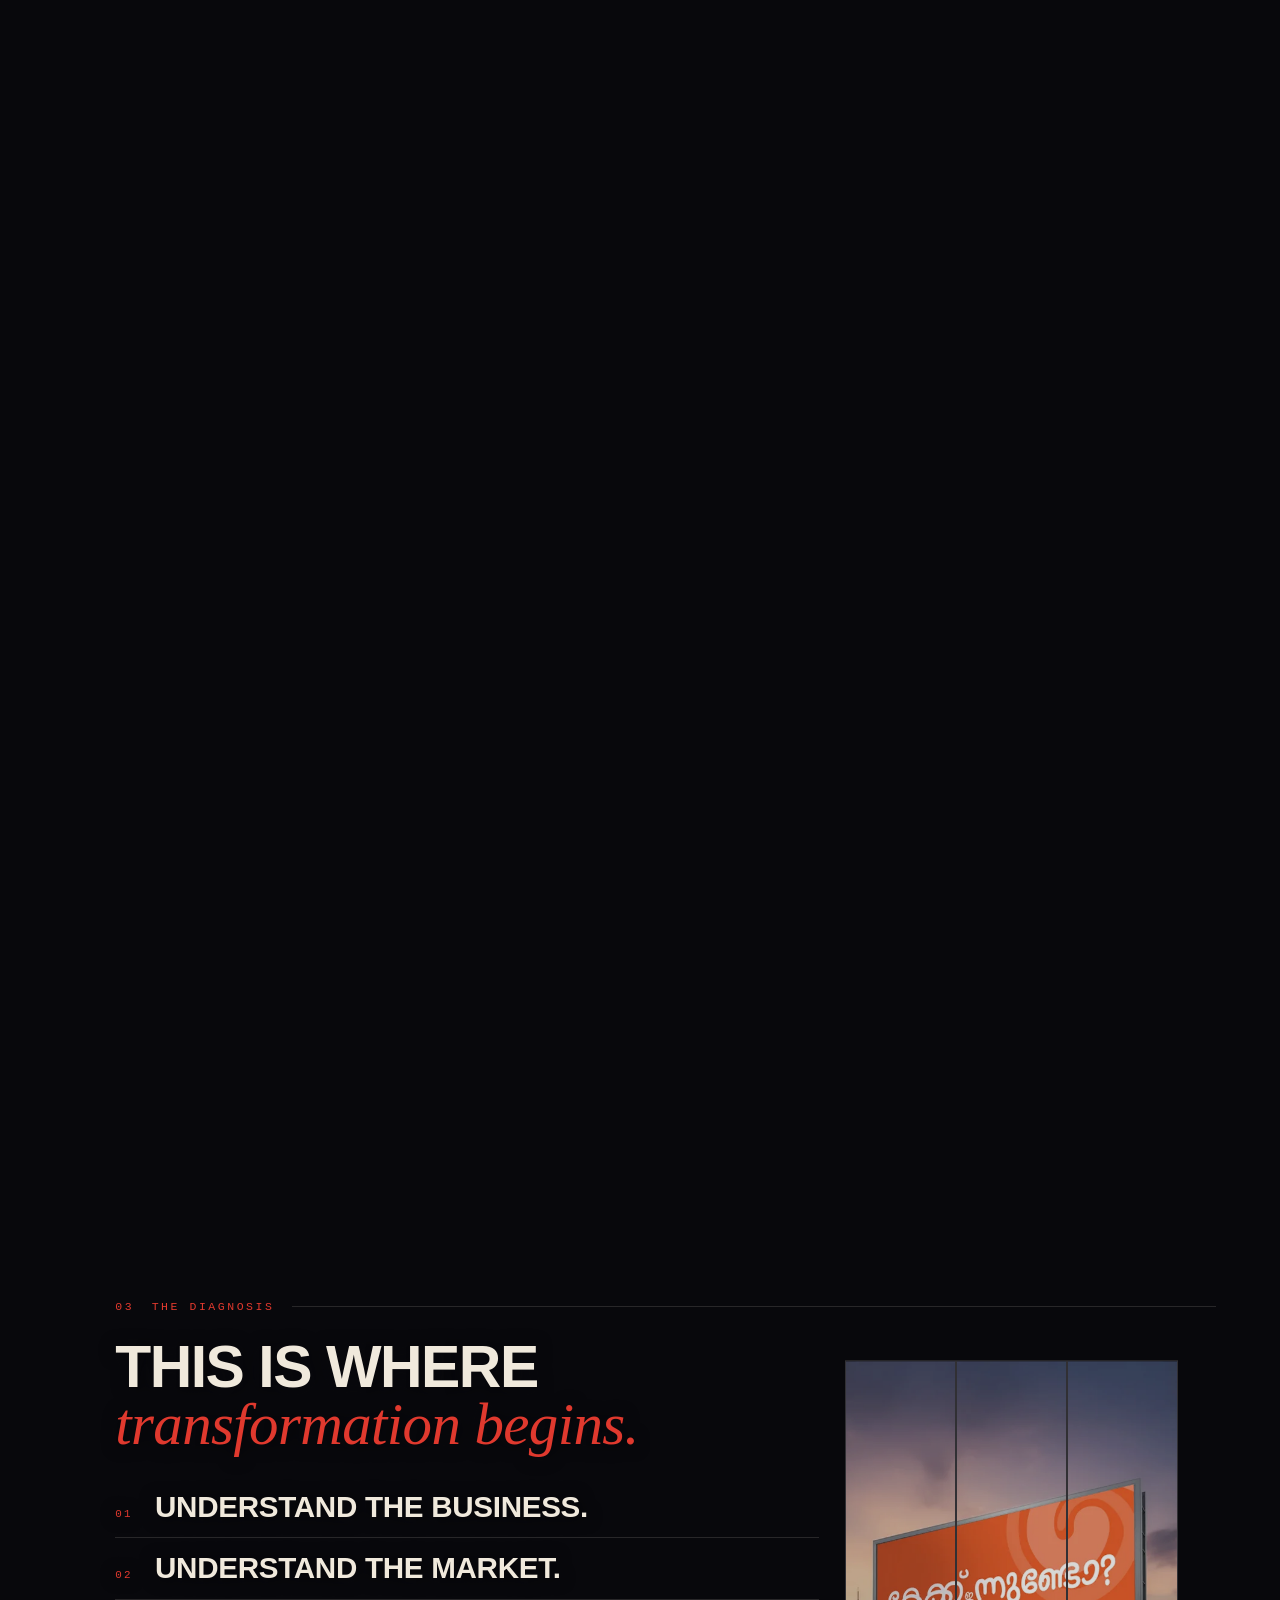
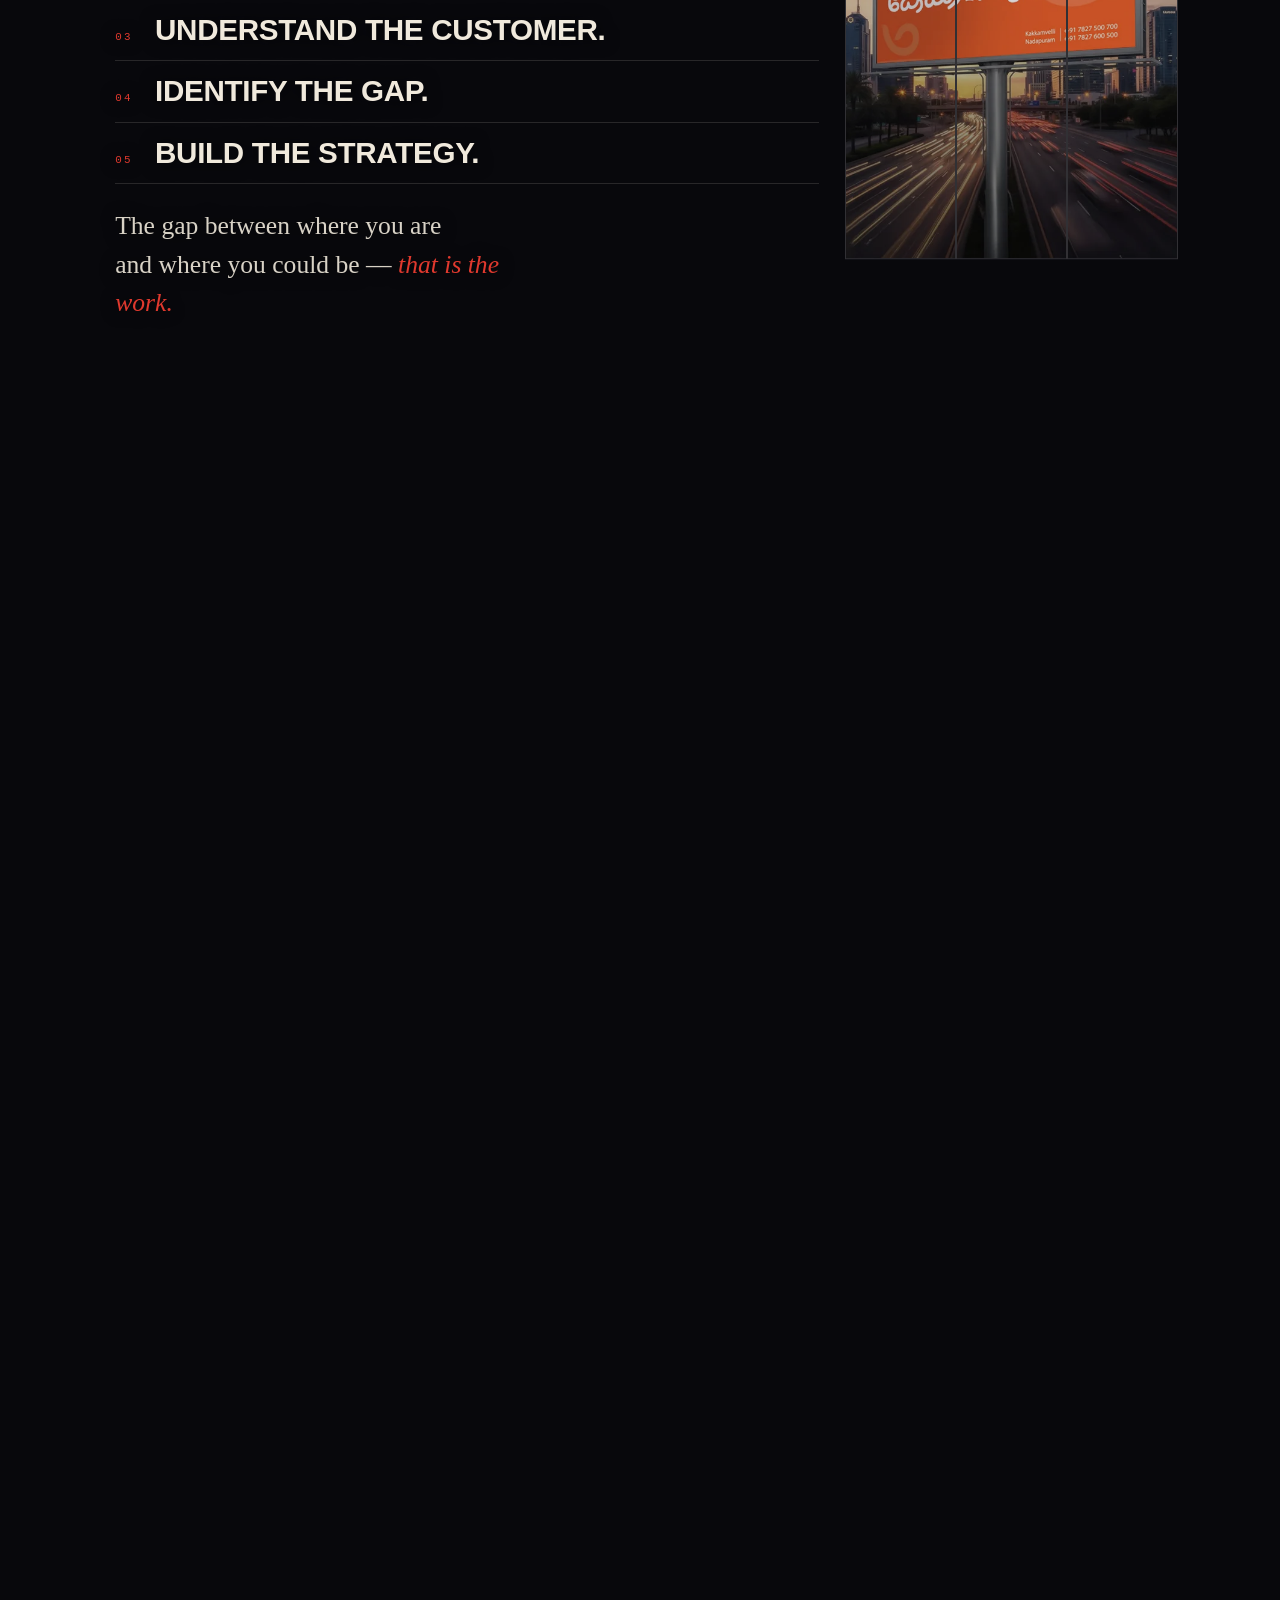
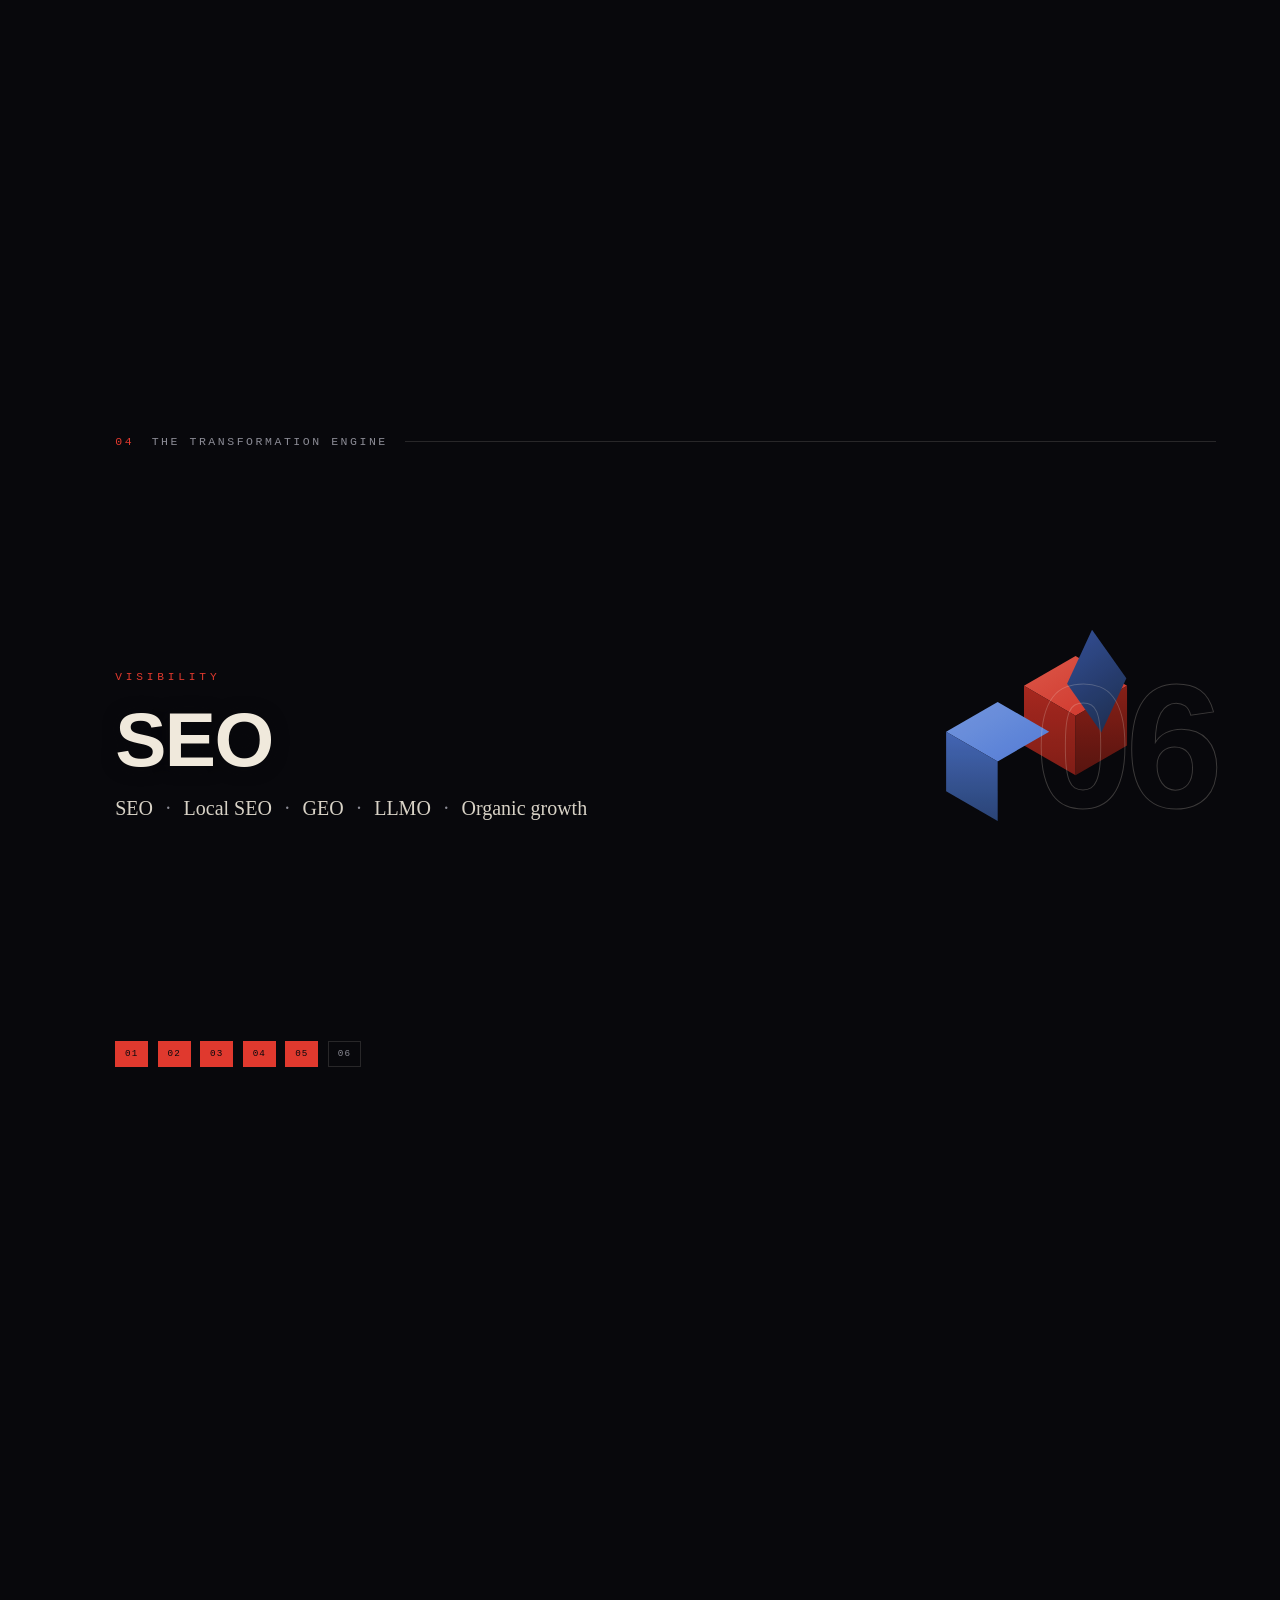
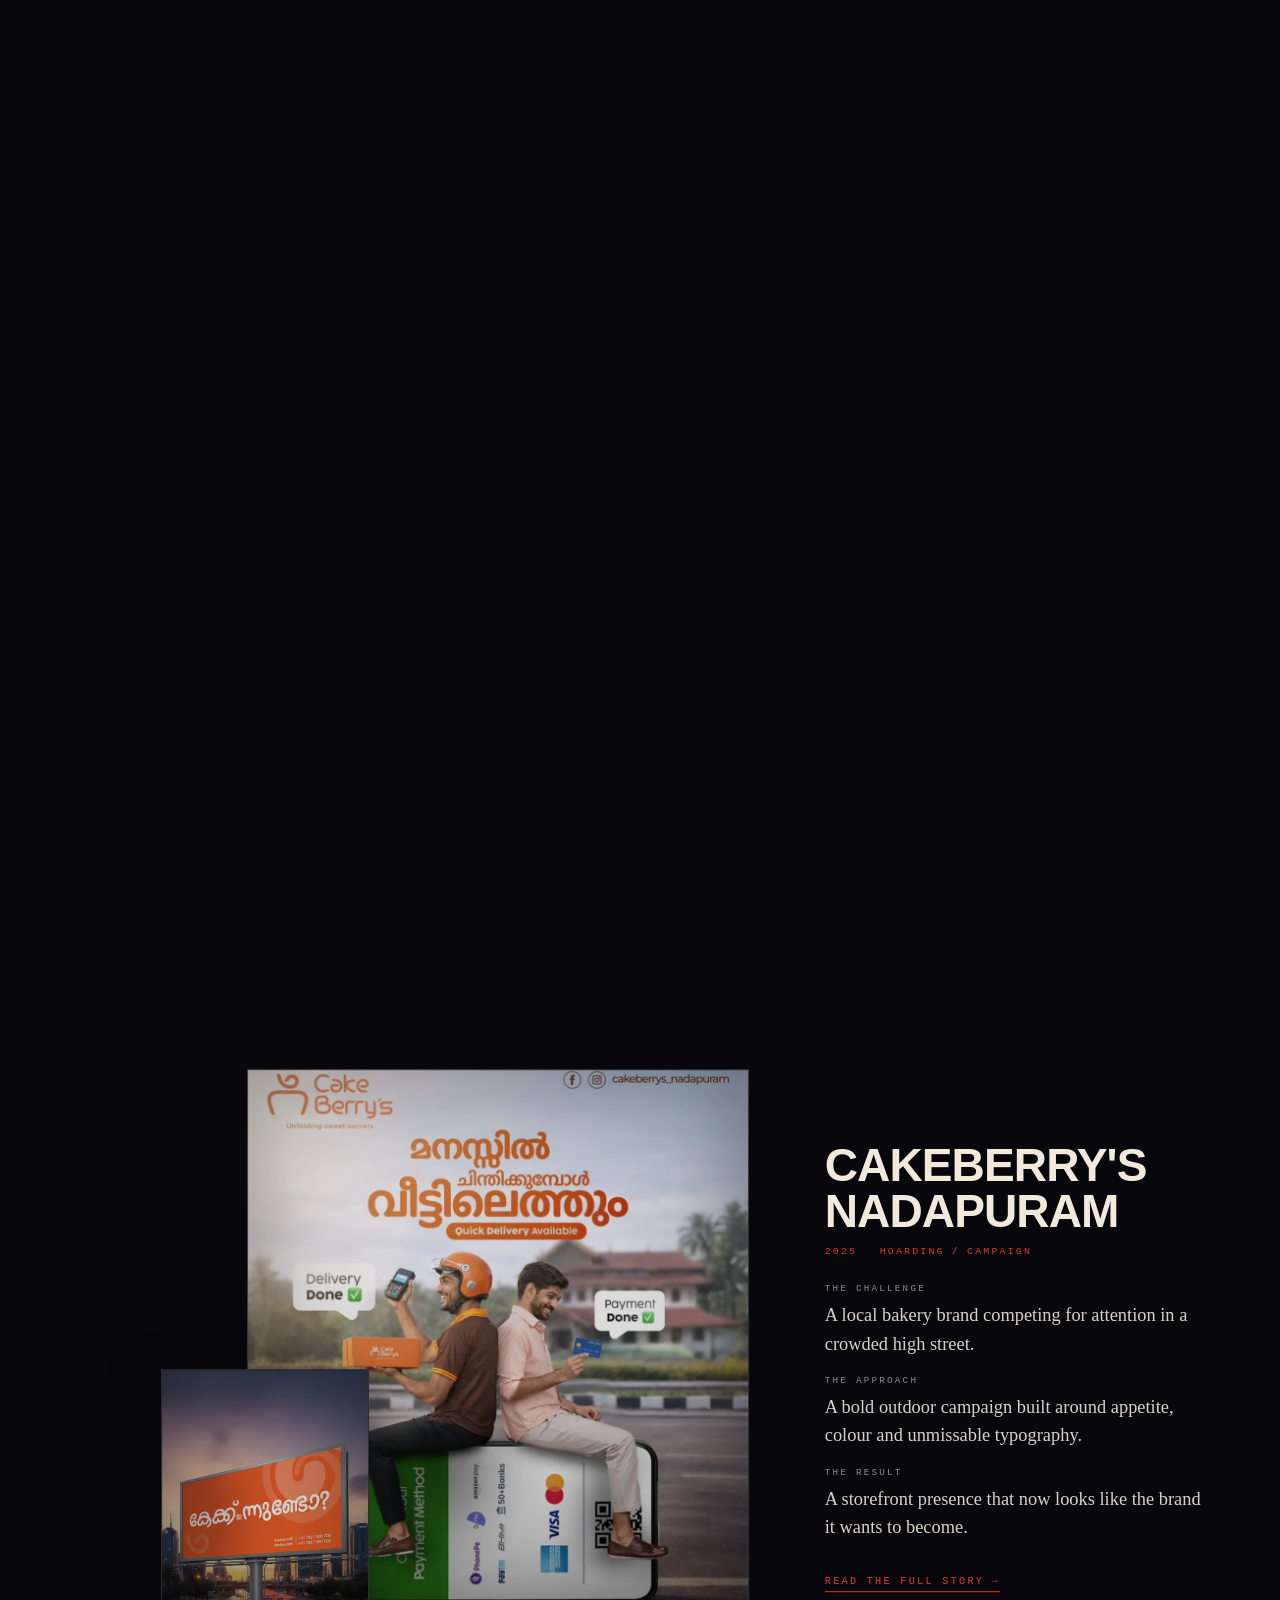
<file: variant2/index.html>
<!DOCTYPE html>
<html lang="en">
<head>
<meta charset="UTF-8">
<meta name="viewport" content="width=device-width, initial-scale=1.0, viewport-fit=cover">
<title>Bizcat — Variant 02 · The Work Speaks First</title>
<meta name="description" content="Bizcat is Kerala's first brand transformation agency. Variant 02 — an image-led walk through the archive: campaigns, websites and identities by Bizcat.">
<meta name="theme-color" content="#08080c">
<link rel="icon" type="image/webp" href="../assets/images/fevicon-01.webp">
<link rel="preload" as="image" href="../assets/images/Cakey-Berrys-Creative.webp" fetchpriority="high">
<link rel="stylesheet" href="./css/v2.css">
<link rel="modulepreload" href="./js/v2.js">
<link rel="modulepreload" href="./js/fg.js">
</head>
<body data-scene="0" data-path="none">

<a class="skip-link" href="#main">Skip to content</a>

<!-- shared SVG paint definitions -->
<svg width="0" height="0" aria-hidden="true" focusable="false" style="position:absolute">
  <defs>
    <linearGradient id="gBlueTop" x1="0" y1="0" x2="1" y2="1">
      <stop offset="0" stop-color="#7fa4f0"/><stop offset="1" stop-color="#5a86e8"/>
    </linearGradient>
    <linearGradient id="gBlueL" x1="0" y1="0" x2="0" y2="1">
      <stop offset="0" stop-color="#4a6fc4"/><stop offset="1" stop-color="#2e4a80"/>
    </linearGradient>
    <linearGradient id="gBlueR" x1="0" y1="0" x2="0" y2="1">
      <stop offset="0" stop-color="#35529a"/><stop offset="1" stop-color="#22355c"/>
    </linearGradient>
    <linearGradient id="gRedTop" x1="0" y1="0" x2="1" y2="1">
      <stop offset="0" stop-color="#ef5f4f"/><stop offset="1" stop-color="#e0392e"/>
    </linearGradient>
    <linearGradient id="gRedL" x1="0" y1="0" x2="0" y2="1">
      <stop offset="0" stop-color="#b52c22"/><stop offset="1" stop-color="#8b2019"/>
    </linearGradient>
    <linearGradient id="gRedR" x1="0" y1="0" x2="0" y2="1">
      <stop offset="0" stop-color="#932319"/><stop offset="1" stop-color="#5f1611"/>
    </linearGradient>
  </defs>
</svg>

<div class="vignette" aria-hidden="true"></div>
<div class="grain" aria-hidden="true"></div>

<!-- ============ NAVIGATION ============ -->
<header class="nav" id="top">
  <a class="nav-brand" href="#s0" data-anchor>BIZCAT</a>
  <nav class="nav-links" aria-label="Primary">
    <ul>
      <li><a href="#s4" data-anchor>Services</a></li>
      <li><a href="#s5" data-anchor>Work</a></li>
      <li><a href="#s8" data-anchor>About</a></li>
      <li><a href="#s7" data-anchor>Contact</a></li>
      <li><a href="../" class="nav-variant">Variant&nbsp;01</a></li>
    </ul>
  </nav>
  <div class="nav-progress" aria-hidden="true">
    <span class="nav-chapter" id="navChapter">00&hairsp;/&hairsp;07</span>
    <span class="nav-bar"><i id="navBar"></i></span>
  </div>
</header>

<!-- Chapter rail (desktop) -->
<nav class="rail" aria-label="Chapters">
  <ol>
    <li><a href="#s0" data-anchor data-rail="0"><span class="rail-n">00</span><span class="rail-t">Cover</span></a></li>
    <li><a href="#s1" data-anchor data-rail="1"><span class="rail-n">01</span><span class="rail-t">Drift</span></a></li>
    <li><a href="#s2" data-anchor data-rail="2"><span class="rail-n">02</span><span class="rail-t">Fracture</span></a></li>
    <li><a href="#s3" data-anchor data-rail="3"><span class="rail-n">03</span><span class="rail-t">Diagnosis</span></a></li>
    <li><a href="#s4" data-anchor data-rail="4"><span class="rail-n">04</span><span class="rail-t">Engine</span></a></li>
    <li><a href="#s5" data-anchor data-rail="5"><span class="rail-n">05</span><span class="rail-t">Gallery</span></a></li>
    <li><a href="#s6" data-anchor data-rail="6"><span class="rail-n">06</span><span class="rail-t">Result</span></a></li>
    <li><a href="#s7" data-anchor data-rail="7"><span class="rail-n">07</span><span class="rail-t">Next</span></a></li>
  </ol>
</nav>

<!-- ============ FOREGROUND GEOMETRY HOST ============ -->
<div id="fg" aria-hidden="true">

  <div class="fg-stage" data-scene="0">
    <div class="fg-piece fg-ghost" style="--fx:60vw;--fw:clamp(120px,15vw,240px);--fr:-14deg;--fd:0ms">
      <svg viewBox="-60 -70 120 140">
        <path d="M0 -52 L45 -26 L0 0 L-45 -26 Z" fill="none" stroke="rgba(240,233,220,.28)" vector-effect="non-scaling-stroke"/>
        <path d="M-45 -26 L0 0 L0 52 L-45 26 Z" fill="none" stroke="rgba(240,233,220,.28)" vector-effect="non-scaling-stroke"/>
        <path d="M45 -26 L0 0 L0 52 L45 26 Z" fill="none" stroke="rgba(240,233,220,.28)" vector-effect="non-scaling-stroke"/>
      </svg>
    </div>
  </div>

  <div class="fg-stage" data-scene="3">
    <div class="fg-piece fg-grid" style="--fx:2vw;--fw:clamp(220px,30vw,460px);--fr:0deg;--fd:0ms">
      <svg viewBox="0 0 480 320">
        <g stroke="rgba(90,134,232,.35)" stroke-width="1" vector-effect="non-scaling-stroke">
          <path d="M0 0 H480 M0 40 H480 M0 80 H480 M0 120 H480 M0 160 H480 M0 200 H480 M0 240 H480 M0 280 H480 M0 320 H480"/>
          <path d="M0 0 V320 M40 0 V320 M80 0 V320 M120 0 V320 M160 0 V320 M200 0 V320 M240 0 V320 M280 0 V320 M320 0 V320 M360 0 V320 M400 0 V320 M440 0 V320 M480 0 V320"/>
        </g>
      </svg>
    </div>
    <div class="fg-piece" style="--fx:30vw;--fw:clamp(50px,6vw,90px);--fr:0deg;--fd:90ms">
      <svg viewBox="0 0 80 200">
        <g stroke="rgba(90,134,232,.6)" stroke-width="1" vector-effect="non-scaling-stroke">
          <path d="M40 0 V200 M28 20 H52 M28 60 H52 M28 100 H52 M28 140 H52 M28 180 H52"/>
        </g>
      </svg>
    </div>
  </div>

  <div class="fg-stage" data-scene="7">
    <div class="fg-piece fg-cube sway" style="--fx:76vw;--fw:clamp(110px,13vw,200px);--fr:6deg;--fd:0ms">
      <svg viewBox="-70 -80 140 160">
        <path d="M0 -52 L45 -26 L0 0 L-45 -26 Z" fill="url(#gBlueTop)"/>
        <path d="M-45 -26 L0 0 L0 52 L-45 26 Z" fill="url(#gRedL)"/>
        <path d="M45 -26 L0 0 L0 52 L45 26 Z" fill="url(#gBlueR)"/>
      </svg>
    </div>
  </div>

</div>

<main id="main">

  <!-- ============ SCENE 00 — COVER ============ -->
  <section class="scene sc-cover" id="s0" data-sc="0" aria-label="Cover — Is your business really showing what it can become?">
    <div class="pin">
      <div class="frame">

        <div class="cover-plates" aria-hidden="true">
          <figure class="plate plate-back" data-depth="0.3">
            <img src="../assets/images/AZHAKI-ALINE-LAYOUT.webp" alt="" loading="lazy" decoding="async" width="545" height="704">
          </figure>
          <figure class="plate plate-side" data-depth="0.65">
            <img src="../assets/images/Udal.webp" alt="" loading="lazy" decoding="async" width="545" height="704">
          </figure>
        </div>

        <div class="plate-wrap cover-primary">
          <figure class="plate" data-depth="1">
            <img src="../assets/images/Cakey-Berrys-Creative.webp" alt="Cakeberry's Nadapuram — outdoor hoarding campaign creative by Bizcat" fetchpriority="high" decoding="async" width="1079" height="1346">
          </figure>
          <span class="glow" style="--gx:26%;--gy:20%;--gr:46%;--gc1:rgba(232,180,120,.26)"></span>
        </div>

        <div class="cover-copy">
          <p class="meta reveal" data-at="0">BIZCAT&ensp;/&ensp;BRAND TRANSFORMATION AGENCY&ensp;/&ensp;KERALA</p>
          <h1 class="display display-xl split" data-at="0">
            <span class="ln">Is your business</span>
            <span class="ln">really showing</span>
            <span class="ln em">what it can become?</span>
          </h1>
          <p class="scroll-cue reveal" data-at="0">SCROLL — THE WORK SPEAKS FIRST<span class="cue-line" aria-hidden="true"></span></p>
        </div>

      </div>
    </div>
  </section>

  <!-- ============ SCENE 01 — DRIFT ============ -->
  <section class="scene sc-drift" id="s1" data-sc="1" aria-label="Chapter 01 — Where are you now?">
    <div class="pin">
      <div class="frame frame-wide">
        <p class="meta scene-head reveal" data-at="0.04"><span class="sh-num">01</span><span class="sh-title">WHERE ARE YOU NOW?</span><span class="sh-rule" aria-hidden="true"></span></p>

        <div class="drift-field" aria-hidden="true" tabindex="-1">
          <figure class="plate drift-plate" data-depth="0.4" style="aspect-ratio:639/640;--rot:-3deg;--dx:14vw;--dy:-24vh">
            <img src="../assets/images/WEB-MOCKUP-GARDEN.webp" alt="" loading="lazy" decoding="async" width="639" height="640">
          </figure>
          <figure class="plate drift-plate" data-depth="0.7" style="aspect-ratio:639/640;--rot:2deg;--dx:30vw;--dy:-14vh">
            <img src="../assets/images/GAZAL-WEBSITE-MOCKUP.webp" alt="" loading="lazy" decoding="async" width="639" height="640">
          </figure>
          <figure class="plate drift-plate" data-depth="0.9" style="aspect-ratio:639/640;--rot:-2deg;--dx:12vw;--dy:20vh">
            <img src="../assets/images/WEB-MOCKUP-ALINE.webp" alt="" loading="lazy" decoding="async" width="639" height="640">
          </figure>
          <figure class="plate drift-plate" data-depth="1.1" style="aspect-ratio:695/522;--rot:3deg;--dx:32vw;--dy:12vh">
            <img src="../assets/images/UDAL-LOGO-MOCKUP2.webp" alt="" loading="lazy" decoding="async" width="695" height="522">
          </figure>
          <figure class="plate drift-plate" data-depth="1.3" style="aspect-ratio:695/522;--rot:-1.5deg;--dx:22vw;--dy:0vh">
            <img src="../assets/images/BABY-TYPO-MOCKUP.webp" alt="" loading="lazy" decoding="async" width="695" height="522">
          </figure>
        </div>

        <h2 class="display split scrim" data-at="0.08" data-until="0.4">
          <span class="ln">Your business</span>
          <span class="ln">is moving.</span>
        </h2>
        <h2 class="display split scrim" data-at="0.28">
          <span class="ln">But is everything moving</span>
          <span class="ln em">in the same direction?</span>
        </h2>
        <ul class="question-list" role="list">
          <li class="reveal" data-at="0.46" data-until="0.80">Is your positioning clear?</li>
          <li class="reveal" data-at="0.53" data-until="0.80">Does your brand look like the business you want to become?</li>
          <li class="reveal" data-at="0.60" data-until="0.80">Are customers finding you?</li>
          <li class="reveal" data-at="0.67" data-until="0.80">Are your digital channels converting?</li>
          <li class="reveal" data-at="0.72" data-until="0.80">Does your communication tell the right story?</li>
          <li class="reveal" data-at="0.76" data-until="0.80">Is your marketing creating growth — or just activity?</li>
        </ul>
      </div>
    </div>
  </section>

  <!-- ============ SCENE 02 — FRACTURE ============ -->
  <section class="scene sc-fracture" id="s2" data-sc="2" aria-label="Chapter 02 — What is missing?">
    <div class="pin">
      <div class="frame">
        <p class="meta scene-head reveal" data-at="0.04"><span class="sh-num">02</span><span class="sh-title">WHAT IS MISSING?</span><span class="sh-rule" aria-hidden="true"></span></p>

        <div class="slice-stack" aria-hidden="true">
          <div class="slice" style="--i:0;--ox:-5vw;--oy:-4vh;--or:-6deg">
            <img src="../assets/images/CAKE-BERRY.webp" alt="" loading="lazy" decoding="async" width="551" height="827">
          </div>
          <div class="slice" style="--i:1;--ox:1vw;--oy:5vh;--or:3deg">
            <img src="../assets/images/CAKE-BERRY.webp" alt="" loading="lazy" decoding="async" width="551" height="827">
          </div>
          <div class="slice" style="--i:2;--ox:6vw;--oy:-3vh;--or:7deg">
            <img src="../assets/images/CAKE-BERRY.webp" alt="" loading="lazy" decoding="async" width="551" height="827">
          </div>
        </div>

        <ul class="shard-field" aria-label="Disconnected brand elements" role="list">
          <li class="shard reveal" data-at="0.08" style="--sx:-28vw;--sy:-18vh;--sr:-7deg">LOGO</li>
          <li class="shard reveal" data-at="0.11" style="--sx:22vw;--sy:-24vh;--sr:5deg">WEBSITE</li>
          <li class="shard reveal" data-at="0.14" style="--sx:-18vw;--sy:14vh;--sr:4deg">SOCIAL</li>
          <li class="shard reveal" data-at="0.17" style="--sx:26vw;--sy:8vh;--sr:-4deg">CONTENT</li>
          <li class="shard reveal" data-at="0.20" style="--sx:-32vw;--sy:2vh;--sr:2deg">SEO</li>
          <li class="shard reveal" data-at="0.23" style="--sx:12vw;--sy:22vh;--sr:-6deg">ADVERTISING</li>
          <li class="shard reveal" data-at="0.26" style="--sx:1vw;--sy:-9vh;--sr:3deg">CUSTOMER&nbsp;EXPERIENCE</li>
        </ul>

        <h2 class="display split scrim" data-at="0.38" data-until="0.58">
          <span class="ln">The problem isn't always</span>
          <span class="ln em">the marketing.</span>
        </h2>
        <h2 class="display split scrim" data-at="0.58">
          <span class="ln">Sometimes the system</span>
          <span class="ln">behind the marketing</span>
          <span class="ln em">is broken.</span>
        </h2>
        <p class="system-words">
          <span class="reveal" data-at="0.76">POSITIONING.</span>
          <span class="reveal" data-at="0.79">IDENTITY.</span>
          <span class="reveal" data-at="0.82">COMMUNICATION.</span>
          <span class="reveal" data-at="0.85">DIGITAL EXPERIENCE.</span>
          <span class="reveal" data-at="0.88">VISIBILITY.</span>
          <span class="reveal" data-at="0.91">PERFORMANCE.</span>
        </p>
      </div>
    </div>
  </section>

  <!-- ============ SCENE 03 — DIAGNOSIS ============ -->
  <section class="scene sc-diagnosis" id="s3" data-sc="3" aria-label="Chapter 03 — The Diagnosis">
    <div class="pin">
      <div class="frame">
        <p class="meta meta-accent scene-head reveal" data-at="0.05"><span class="sh-num">03</span><span class="sh-title">THE DIAGNOSIS</span><span class="sh-rule" aria-hidden="true"></span></p>

        <div class="slice-stack heal-stack" aria-hidden="true">
          <div class="slice" style="--i:0;--ox:-5vw;--oy:-4vh;--or:-6deg">
            <img src="../assets/images/CAKE-BERRY.webp" alt="" loading="lazy" decoding="async" width="551" height="827">
          </div>
          <div class="slice" style="--i:1;--ox:1vw;--oy:5vh;--or:3deg">
            <img src="../assets/images/CAKE-BERRY.webp" alt="" loading="lazy" decoding="async" width="551" height="827">
          </div>
          <div class="slice" style="--i:2;--ox:6vw;--oy:-3vh;--or:7deg">
            <img src="../assets/images/CAKE-BERRY.webp" alt="" loading="lazy" decoding="async" width="551" height="827">
          </div>
        </div>

        <h2 class="display split scrim" data-at="0.1">
          <span class="ln">This is where</span>
          <span class="ln em">transformation begins.</span>
        </h2>
        <ol class="diagnosis-steps" role="list">
          <li class="reveal" data-at="0.3">Understand the business.</li>
          <li class="reveal" data-at="0.38">Understand the market.</li>
          <li class="reveal" data-at="0.46">Understand the customer.</li>
          <li class="reveal" data-at="0.54">Identify the gap.</li>
          <li class="reveal" data-at="0.62">Build the strategy.</li>
        </ol>
        <p class="serif-note scrim reveal" data-at="0.8">The gap between where you are<br>and where you could be — <em>that is the work.</em></p>
      </div>
    </div>
  </section>

  <!-- ============ SCENE 04 — ENGINE ============ -->
  <section class="scene sc-engine" id="s4" data-sc="4" aria-label="Chapter 04 — The Transformation Engine">
    <div class="pin">
      <div class="frame frame-wide">
        <h2 class="meta scene-head reveal" data-at="0.01"><span class="sh-num">04</span><span class="sh-title">THE TRANSFORMATION ENGINE</span><span class="sh-rule" aria-hidden="true"></span></h2>

        <div class="engine-visual" aria-hidden="true">
          <svg class="cube-svg" viewBox="-190 -160 380 340">
            <g class="piece" data-piece="0" style="--px:-140px;--py:-90px;--pr:-40deg">
              <path d="M34 -72 L79 -46 L34 -20 L-11 -46 Z" fill="url(#gRedTop)"/>
            </g>
            <g class="piece" data-piece="1" style="--px:150px;--py:-70px;--pr:35deg">
              <path d="M-11 -46 L34 -20 L34 32 L-11 6 Z" fill="url(#gRedL)"/>
            </g>
            <g class="piece" data-piece="2" style="--px:-120px;--py:110px;--pr:50deg">
              <path d="M79 -46 L34 -20 L34 32 L79 6 Z" fill="url(#gRedR)"/>
            </g>
            <g class="piece" data-piece="3" style="--px:130px;--py:120px;--pr:-30deg">
              <path d="M-34 -32 L11 -6 L-34 20 L-79 -6 Z" fill="url(#gBlueTop)"/>
            </g>
            <g class="piece" data-piece="4" style="--px:-160px;--py:30px;--pr:25deg">
              <path d="M-79 -6 L-34 20 L-34 72 L-79 46 Z" fill="url(#gBlueL)"/>
            </g>
            <g class="piece" data-piece="5" style="--px:100px;--py:-130px;--pr:-55deg">
              <path d="M11 -6 L-34 20 L-34 72 L11 46 Z" fill="url(#gBlueR)"/>
            </g>
          </svg>
        </div>

        <div class="engine-stage">
          <article class="service" data-svc="0" aria-label="Business Consulting">
            <p class="svc-num" aria-hidden="true">01</p>
            <p class="svc-key">CLARITY</p>
            <h3 class="svc-name">Business Consulting</h3>
            <ul class="svc-list" role="list">
              <li>Market intelligence</li><li>Business analysis</li><li>Growth frameworks</li><li>Strategic decision making</li>
            </ul>
          </article>
          <article class="service" data-svc="1" aria-label="Brand Transformation">
            <p class="svc-num" aria-hidden="true">02</p>
            <p class="svc-key">POSITIONING</p>
            <h3 class="svc-name">Brand Transformation</h3>
            <ul class="svc-list" role="list">
              <li>Purpose</li><li>Positioning</li><li>Perception</li><li>Brand architecture</li>
            </ul>
          </article>
          <article class="service" data-svc="2" aria-label="Branding">
            <p class="svc-num" aria-hidden="true">03</p>
            <p class="svc-key">IDENTITY</p>
            <h3 class="svc-name">Branding</h3>
            <ul class="svc-list" role="list">
              <li>Visual identity</li><li>Messaging</li><li>Brand systems</li><li>Communication</li>
            </ul>
          </article>
          <article class="service" data-svc="3" aria-label="Web Development">
            <p class="svc-num" aria-hidden="true">04</p>
            <p class="svc-key">EXPERIENCE</p>
            <h3 class="svc-name">Web Development</h3>
            <ul class="svc-list" role="list">
              <li>Websites</li><li>Digital products</li><li>Landing pages</li><li>Conversion experiences</li>
            </ul>
          </article>
          <article class="service" data-svc="4" aria-label="Video Production">
            <p class="svc-num" aria-hidden="true">05</p>
            <p class="svc-key">STORY</p>
            <h3 class="svc-name">Video Production</h3>
            <ul class="svc-list" role="list">
              <li>Brand films</li><li>Campaigns</li><li>Social videos</li><li>Performance content</li>
            </ul>
          </article>
          <article class="service" data-svc="5" aria-label="SEO">
            <p class="svc-num" aria-hidden="true">06</p>
            <p class="svc-key">VISIBILITY</p>
            <h3 class="svc-name">SEO</h3>
            <ul class="svc-list" role="list">
              <li>SEO</li><li>Local SEO</li><li>GEO</li><li>LLMO</li><li>Organic growth</li>
            </ul>
          </article>

          <div class="engine-close" data-svc="6">
            <p class="engine-flow">
              <span>CONSULTING</span><span>TRANSFORMATION</span><span>BRANDING</span><span>DIGITAL</span><span>STORY</span><span>VISIBILITY</span>
            </p>
            <h2 class="display">
              <span class="ln">One strategy.</span>
              <span class="ln">One brand.</span>
              <span class="ln em">One direction.</span>
            </h2>
            <p class="serif-note">Not fragmented services.<br><em>One transformation system.</em></p>
          </div>
        </div>

        <div class="engine-track" aria-hidden="true">
          <span class="track-node" data-node="0">01</span><span class="track-node" data-node="1">02</span><span class="track-node" data-node="2">03</span><span class="track-node" data-node="3">04</span><span class="track-node" data-node="4">05</span><span class="track-node" data-node="5">06</span>
        </div>
      </div>
    </div>
  </section>

  <!-- ============ SCENE 05 — GALLERY ============ -->
  <section class="scene sc-gallery" id="s5" data-sc="5" aria-label="Chapter 05 — The Gallery: selected work">
    <div class="pin">
      <div class="frame frame-wide">
        <h2 class="meta scene-head reveal" data-at="0.005"><span class="sh-num">05</span><span class="sh-title">THE GALLERY — SEVEN TRANSFORMATIONS</span><span class="sh-rule" aria-hidden="true"></span></h2>

        <div class="gallery-stage">

          <article class="poster" data-proj="0" aria-label="Cakeberry's Nadapuram">
            <div class="poster-visual" aria-hidden="true">
              <figure class="plate plate-secondary sway" data-depth="1.25" style="aspect-ratio:551/827">
                <img src="../assets/images/CAKE-BERRY.webp" alt="" loading="lazy" decoding="async" width="551" height="827">
              </figure>
              <div class="plate-wrap">
                <figure class="plate plate-primary" data-depth="1">
                  <img src="../assets/images/Cakey-Berrys-Creative.webp" alt="" loading="lazy" decoding="async" width="1079" height="1346">
                </figure>
                <span class="glow" style="--gx:24%;--gy:16%;--gr:44%;--gc1:rgba(232,180,120,.28)"></span>
              </div>
            </div>
            <div class="poster-info">
              <header class="proj-head">
                <h3 class="proj-client">Cakeberry's Nadapuram</h3>
                <p class="proj-meta"><span>2025</span><span>HOARDING&ensp;/&ensp;CAMPAIGN</span></p>
              </header>
              <dl class="proj-body">
                <div><dt>The challenge</dt><dd>A local bakery brand competing for attention in a crowded high street.</dd></div>
                <div><dt>The approach</dt><dd>A bold outdoor campaign built around appetite, colour and unmissable typography.</dd></div>
                <div><dt>The result</dt><dd>A storefront presence that now looks like the brand it wants to become.</dd></div>
              </dl>
              <p class="proj-cta"><a class="story-link" href="../case.html?p=cakeberrys-nadapuram">Read the full story<span aria-hidden="true">&ensp;&rarr;</span></a></p>
            </div>
          </article>

          <article class="poster" data-proj="1" aria-label="Garden PMR Hospital">
            <div class="poster-visual" aria-hidden="true">
              <div class="plate plate-secondary plate-svgcard" data-depth="1.25">
                <svg viewBox="0 0 240 320">
                  <g stroke="rgba(90,134,232,.4)" stroke-width="1" vector-effect="non-scaling-stroke" fill="none">
                    <path d="M0 40 H240 M0 80 H240 M0 120 H240 M0 160 H240 M0 200 H240 M0 240 H240 M0 280 H240"/>
                    <path d="M40 0 V320 M80 0 V320 M120 0 V320 M160 0 V320 M200 0 V320"/>
                  </g>
                </svg>
              </div>
              <div class="plate-wrap">
                <figure class="plate plate-primary" data-depth="1">
                  <img src="../assets/images/WEB-MOCKUP-GARDEN.webp" alt="" loading="lazy" decoding="async" width="639" height="640">
                </figure>
                <span class="glow" style="--gx:50%;--gy:42%;--gr:48%;--gc1:rgba(90,134,232,.18)"></span>
              </div>
            </div>
            <div class="poster-info">
              <header class="proj-head">
                <h3 class="proj-client">Garden PMR Hospital</h3>
                <p class="proj-meta"><span>HEALTHCARE</span><span>WEB DEVELOPMENT</span></p>
              </header>
              <dl class="proj-body">
                <div><dt>The challenge</dt><dd>A rehabilitation hospital whose digital front door didn't reflect its standard of care.</dd></div>
                <div><dt>The approach</dt><dd>A calm, structured web experience designed around patients and their families.</dd></div>
                <div><dt>The result</dt><dd>A digital presence that carries the same reassurance as the hospital itself.</dd></div>
              </dl>
              <p class="proj-cta"><a class="story-link" href="../case.html?p=garden-pmr-hospital">Read the full story<span aria-hidden="true">&ensp;&rarr;</span></a></p>
            </div>
          </article>

          <article class="poster" data-proj="2" aria-label="Baby Memorial Hospital">
            <div class="poster-visual" aria-hidden="true">
              <div class="plate-wrap">
                <figure class="plate plate-primary" data-depth="1">
                  <img src="../assets/images/BABY-TYPO-MOCKUP.webp" alt="" loading="lazy" decoding="async" width="695" height="522">
                </figure>
                <span class="glow" style="--gx:38%;--gy:58%;--gr:46%;--gc1:rgba(224,57,46,.22)"></span>
              </div>
            </div>
            <div class="poster-info">
              <header class="proj-head">
                <h3 class="proj-client">Baby Memorial Hospital</h3>
                <p class="proj-meta"><span>2026</span><span>CAMPAIGN&ensp;/&ensp;HOARDING</span></p>
              </header>
              <dl class="proj-body">
                <div><dt>The challenge</dt><dd>A leading hospital with a story bigger than any single department.</dd></div>
                <div><dt>The approach</dt><dd>A typographic campaign — “more than care” — carried across the city at scale.</dd></div>
                <div><dt>The result</dt><dd>An institutional voice that feels human, confident and unmistakably theirs.</dd></div>
              </dl>
              <p class="proj-cta"><a class="story-link" href="../case.html?p=baby-memorial-hospital">Read the full story<span aria-hidden="true">&ensp;&rarr;</span></a></p>
            </div>
          </article>

          <article class="poster" data-proj="3" aria-label="Ghazal Builders">
            <div class="poster-visual" aria-hidden="true">
              <div class="plate-wrap">
                <figure class="plate plate-primary" data-depth="1">
                  <img src="../assets/images/GAZAL-WEBSITE-MOCKUP.webp" alt="" loading="lazy" decoding="async" width="639" height="640">
                </figure>
                <span class="glow" style="--gx:68%;--gy:74%;--gr:44%;--gc1:rgba(90,134,232,.2)"></span>
              </div>
            </div>
            <div class="poster-info">
              <header class="proj-head">
                <h3 class="proj-client">Ghazal Builders</h3>
                <p class="proj-meta"><span>2025</span><span>WEB DEVELOPMENT</span></p>
              </header>
              <dl class="proj-body">
                <div><dt>The challenge</dt><dd>A builder and developer whose online presence lagged behind its projects.</dd></div>
                <div><dt>The approach</dt><dd>A digital experience and marketing system built around the properties themselves.</dd></div>
                <div><dt>In their words</dt><dd class="quote">“Your digital marketing strategies have been super effective, driving awesome results and boosting our online presence.”</dd></div>
              </dl>
              <p class="proj-cta"><a class="story-link" href="../case.html?p=ghazal-builders">Read the full story<span aria-hidden="true">&ensp;&rarr;</span></a></p>
            </div>
          </article>

          <article class="poster" data-proj="4" aria-label="Azhagi Herbals">
            <div class="poster-visual" aria-hidden="true">
              <figure class="plate plate-secondary sway" data-depth="1.25" style="aspect-ratio:545/704">
                <img src="../assets/images/AZHAKI-ALINE-LAYOUT.webp" alt="" loading="lazy" decoding="async" width="545" height="704">
              </figure>
              <div class="plate-wrap">
                <figure class="plate plate-primary" data-depth="1">
                  <img src="../assets/images/Azhagi-Herbals-Creative.webp" alt="" loading="lazy" decoding="async" width="1080" height="1330">
                </figure>
                <span class="glow" style="--gx:30%;--gy:24%;--gr:46%;--gc1:rgba(232,180,120,.26)"></span>
              </div>
            </div>
            <div class="poster-info">
              <header class="proj-head">
                <h3 class="proj-client">Azhagi Herbals</h3>
                <p class="proj-meta"><span>HAIR CARE</span><span>SOCIAL MEDIA</span></p>
              </header>
              <dl class="proj-body">
                <div><dt>The challenge</dt><dd>A herbal hair-care brand that needed its story told beyond its own shelf.</dd></div>
                <div><dt>The approach</dt><dd>Consistent, performance-driven social content rooted in the product's craft.</dd></div>
                <div><dt>In their words</dt><dd class="quote">“In a short time, our social media presence improved noticeably, sales increased, and we started receiving high-quality enquiries.”</dd></div>
              </dl>
              <p class="proj-cta"><a class="story-link" href="../case.html?p=azhagi-herbals">Read the full story<span aria-hidden="true">&ensp;&rarr;</span></a></p>
            </div>
          </article>

          <article class="poster" data-proj="5" aria-label="Aline Dent">
            <div class="poster-visual" aria-hidden="true">
              <figure class="plate plate-secondary sway" data-depth="1.25" style="aspect-ratio:639/640">
                <img src="../assets/images/WEB-MOCKUP-ALINE.webp" alt="" loading="lazy" decoding="async" width="639" height="640">
              </figure>
              <div class="plate-wrap">
                <figure class="plate plate-primary" data-depth="1">
                  <img src="../assets/images/Aline-Dent-Creative.webp" alt="" loading="lazy" decoding="async" width="1080" height="1353">
                </figure>
                <span class="glow" style="--gx:64%;--gy:22%;--gr:44%;--gc1:rgba(90,134,232,.2)"></span>
              </div>
            </div>
            <div class="poster-info">
              <header class="proj-head">
                <h3 class="proj-client">Aline Dent</h3>
                <p class="proj-meta"><span>DENTAL HOSPITAL</span><span>SOCIAL MEDIA</span></p>
              </header>
              <dl class="proj-body">
                <div><dt>The challenge</dt><dd>A dental hospital seeking visibility without losing its clinical credibility.</dd></div>
                <div><dt>The approach</dt><dd>Campaigns and content that make expert care feel approachable.</dd></div>
                <div><dt>In their words</dt><dd class="quote">“Their creativity, initiative, and commitment to executing effective marketing strategies have helped increase our visibility and reach.”</dd></div>
              </dl>
              <p class="proj-cta"><a class="story-link" href="../case.html?p=aline-dent">Read the full story<span aria-hidden="true">&ensp;&rarr;</span></a></p>
            </div>
          </article>

          <article class="poster" data-proj="6" aria-label="Udal">
            <div class="poster-visual" aria-hidden="true">
              <figure class="plate plate-secondary sway" data-depth="1.25" style="aspect-ratio:695/522">
                <img src="../assets/images/UDAL-LOGO-MOCKUP2.webp" alt="" loading="lazy" decoding="async" width="695" height="522">
              </figure>
              <div class="plate-wrap">
                <figure class="plate plate-primary" data-depth="1">
                  <img src="../assets/images/Udal.webp" alt="" loading="lazy" decoding="async" width="545" height="704">
                </figure>
                <span class="glow" style="--gx:50%;--gy:30%;--gr:46%;--gc1:rgba(232,180,120,.24)"></span>
              </div>
            </div>
            <div class="poster-info">
              <header class="proj-head">
                <h3 class="proj-client">Udal</h3>
                <p class="proj-meta"><span>IDENTITY</span><span>SOCIAL MEDIA</span></p>
              </header>
              <dl class="proj-body">
                <div><dt>The challenge</dt><dd>A young brand that needed an identity strong enough to grow into.</dd></div>
                <div><dt>The approach</dt><dd>A distinctive mark and social presence built as one continuous system.</dd></div>
                <div><dt>The result</dt><dd>An identity that works as hard on a feed as it does on a wall.</dd></div>
              </dl>
              <p class="proj-cta"><a class="story-link" href="../case.html?p=udal">Read the full story<span aria-hidden="true">&ensp;&rarr;</span></a></p>
            </div>
          </article>

        </div>

        <p class="proof-counter" aria-hidden="true"><span id="projNow">01</span>&hairsp;/&hairsp;<span>07</span></p>
      </div>
    </div>
  </section>

  <!-- ============ SCENE 06 — RESULT ============ -->
  <section class="scene sc-result" id="s6" data-sc="6" aria-label="Chapter 06 — The Result">
    <div class="pin">
      <div class="frame">
        <p class="meta scene-head reveal" data-at="0.06"><span class="sh-num">06</span><span class="sh-title">THE RESULT</span><span class="sh-rule" aria-hidden="true"></span></p>
        <h2 class="display split" data-at="0.12">
          <span class="ln">A stronger brand</span>
          <span class="ln">creates a</span>
          <span class="ln em">stronger business.</span>
        </h2>

        <div class="mosaic" aria-hidden="true">
          <figure class="plate plate--lit tile" style="--ti:0"><img src="../assets/images/Cakey-Berrys-Creative.webp" alt="" loading="lazy" decoding="async" width="1079" height="1346"></figure>
          <figure class="plate plate--lit tile" style="--ti:1"><img src="../assets/images/WEB-MOCKUP-GARDEN.webp" alt="" loading="lazy" decoding="async" width="639" height="640"></figure>
          <figure class="plate plate--lit tile" style="--ti:2"><img src="../assets/images/BABY-TYPO-MOCKUP.webp" alt="" loading="lazy" decoding="async" width="695" height="522"></figure>
          <figure class="plate plate--lit tile" style="--ti:3"><img src="../assets/images/GAZAL-WEBSITE-MOCKUP.webp" alt="" loading="lazy" decoding="async" width="639" height="640"></figure>
          <figure class="plate plate--lit tile" style="--ti:4"><img src="../assets/images/Azhagi-Herbals-Creative.webp" alt="" loading="lazy" decoding="async" width="1080" height="1330"></figure>
          <figure class="plate plate--lit tile" style="--ti:5"><img src="../assets/images/Aline-Dent-Creative.webp" alt="" loading="lazy" decoding="async" width="1080" height="1353"></figure>
          <figure class="plate plate--lit tile" style="--ti:6"><img src="../assets/images/Udal.webp" alt="" loading="lazy" decoding="async" width="545" height="704"></figure>
        </div>

        <ul class="result-list" role="list">
          <li class="reveal" data-at="0.4">Clearer positioning.</li>
          <li class="reveal" data-at="0.47">Stronger perception.</li>
          <li class="reveal" data-at="0.54">Better visibility.</li>
          <li class="reveal" data-at="0.61">Better experience.</li>
          <li class="reveal" data-at="0.68">Measurable growth.</li>
        </ul>
        <p class="serif-note reveal" data-at="0.82">This is <em>brand transformation.</em></p>
      </div>
    </div>
  </section>

  <!-- ============ SCENE 07 — YOUR JOURNEY ============ -->
  <section class="scene sc-journey" id="s7" data-sc="7" aria-label="Chapter 07 — Your journey">
    <div class="pin pin-natural">
      <div class="frame">
        <p class="meta scene-head reveal" data-at="0.03"><span class="sh-num">07</span><span class="sh-title">YOUR JOURNEY</span><span class="sh-rule" aria-hidden="true"></span></p>
        <h2 class="display split" data-at="0.06">
          <span class="ln">What does your business</span>
          <span class="ln em">need next?</span>
        </h2>

        <div class="paths reveal" data-at="0.12" role="group" aria-label="Choose what your business needs">
          <button class="path-btn" type="button" data-need="clarity">I need clarity</button>
          <button class="path-btn" type="button" data-need="brand">My brand needs a change</button>
          <button class="path-btn" type="button" data-need="digital">I need a stronger digital presence</button>
          <button class="path-btn" type="button" data-need="visibility">I need more visibility</button>
          <button class="path-btn" type="button" data-need="content">I need better content</button>
          <button class="path-btn" type="button" data-need="grow">I want to grow</button>
        </div>

        <div class="path-answer" id="pathAnswer" aria-live="polite">
          <p class="path-line" data-answer="none"><em>Choose the sentence that sounds like you.</em></p>
          <p class="path-line" data-answer="clarity" hidden><span class="pa-label">BUSINESS CONSULTING&ensp;/&ensp;CLARITY</span>Then we start with the business, not the brand — market intelligence, analysis, and a growth framework you can decide with.</p>
          <p class="path-line" data-answer="brand" hidden><span class="pa-label">BRAND TRANSFORMATION&ensp;/&ensp;BRANDING</span>Then we redefine purpose, positioning and perception — and rebuild the identity around who you are becoming.</p>
          <p class="path-line" data-answer="digital" hidden><span class="pa-label">WEB DEVELOPMENT&ensp;/&ensp;EXPERIENCE</span>Then we build the experience — a fast, focused website designed to convert attention into customers.</p>
          <p class="path-line" data-answer="visibility" hidden><span class="pa-label">SEO&ensp;/&ensp;GEO&ensp;/&ensp;LLMO</span>Then we make you findable — on search engines, on maps, and inside the AI answers your customers now read.</p>
          <p class="path-line" data-answer="content" hidden><span class="pa-label">VIDEO PRODUCTION&ensp;/&ensp;STORY</span>Then we tell the story — brand films, campaigns and content built from your business objectives.</p>
          <p class="path-line" data-answer="grow" hidden><span class="pa-label">THE FULL SYSTEM</span>Then we bring all six disciplines into one direction — strategy, brand, experience, story and visibility, working as one.</p>
        </div>

        <div class="featured reveal" data-at="0.18">
          <div class="plate-wrap featured-media">
            <figure class="plate plate--lit" data-depth="0.8">
              <img src="../assets/images/GAZAL-WEBSITE-MOCKUP.webp" alt="Featured transformation — Ghazal Builders website by Bizcat" loading="lazy" decoding="async" width="639" height="640">
            </figure>
            <span class="glow" style="--gx:50%;--gy:36%;--gr:52%;--gc1:rgba(232,180,120,.3)"></span>
          </div>
          <div class="featured-info">
            <p class="meta meta-accent">FEATURED TRANSFORMATION</p>
            <h3 class="proj-client">Ghazal Builders</h3>
            <p class="featured-text">From property developer to digital-first brand — strategy, web experience and campaigns built as one system. Every project in our archive is another chapter of the same story. The next chapter could be yours.</p>
            <div class="cta-row">
              <a class="btn btn-ghost" href="../case.html?p=ghazal-builders">Read their story</a>
              <a class="btn btn-primary" href="mailto:hello@bizcat.in?subject=My%20business%20could%20be%20next">Begin chapter one</a>
            </div>
          </div>
        </div>

        <div class="journey-cta reveal" data-at="0.24">
          <h2 class="display display-md"><span class="ln em">Let's transform it.</span></h2>
          <div class="cta-row">
            <a class="btn btn-primary" href="mailto:hello@bizcat.in?subject=Start%20my%20transformation%20journey">Start your journey</a>
            <a class="btn btn-ghost" href="#s5" data-anchor>Explore our work</a>
          </div>
        </div>
      </div>
    </div>
  </section>

  <!-- ============ SCENE 08 — MANIFESTO ============ -->
  <section class="scene sc-manifesto" id="s8" data-sc="8" aria-label="Manifesto and contact">
    <div class="pin pin-natural">
      <div class="frame">
        <h2 class="display split" data-at="0.04">
          <span class="ln">We don't just</span>
          <span class="ln">make brands look better.</span>
        </h2>
        <h2 class="display split em-block" data-at="0.12">
          <span class="ln">We make businesses</span>
          <span class="ln em">mean more.</span>
        </h2>
        <div class="manifesto-about reveal" data-at="0.18">
          <p class="meta">BIZCAT&ensp;—&ensp;KERALA'S FIRST BRAND TRANSFORMATION AGENCY</p>
          <p class="about-copy">We blend strategy, creativity and digital execution to help brands evolve, adapt and grow — with measurable outcomes, not fragmented marketing services.</p>
        </div>
      </div>
    </div>
  </section>

</main>

<footer class="site-footer" aria-label="Contact information">
  <div class="frame">
    <p class="footer-disciplines">BUSINESS CONSULTING&ensp;/&ensp;BRAND TRANSFORMATION&ensp;/&ensp;BRANDING&ensp;/&ensp;WEB DEVELOPMENT&ensp;/&ensp;VIDEO PRODUCTION&ensp;/&ensp;SEO</p>
    <a class="btn btn-primary btn-big" href="mailto:hello@bizcat.in?subject=Let's%20start%20a%20conversation">Start a conversation</a>
    <address class="footer-contact">
      <a href="mailto:hello@bizcat.in">hello@bizcat.in</a>
      <a href="tel:+918921238478">+91 892 123 8478</a>
      <span>2nd Floor, Zees Tower, West Nadakkave, Vandipetta, Nadakkave, Kozhikode, Kerala 673011</span>
    </address>
    <p class="footer-legal"><span>© Bizcat. All rights reserved.</span><span>Transforming brands for what's next.</span><a href="../">Variant 01</a></p>
  </div>
</footer>

<noscript>
  <style>
    .pin{position:static!important;height:auto!important;min-height:0!important}
    .scene{height:auto!important;min-height:0!important;padding:12vh 0}
    .reveal,.split,.split .ln,.service,.poster,.engine-close,.journey-cta,.featured,.path-answer .path-line[data-answer="none"]{opacity:1!important;transform:none!important;filter:none!important;position:relative!important;visibility:visible!important}
    .service,.poster{position:relative!important;margin:8vh auto!important}
    .poster-visual,.poster-info{position:relative!important}
    .drift-field{position:relative!important;display:grid!important;grid-template-columns:repeat(2,1fr);gap:1rem;height:auto!important}
    .drift-plate,.plate{position:relative!important;transform:none!important;opacity:1!important;left:auto!important;top:auto!important}
    .slice-stack{display:none!important}
    .engine-visual{position:relative!important;margin:0 auto;top:auto!important;transform:none!important}
    .engine-visual .piece{transform:none!important}
    .path-line{display:block!important}
    #fg,.grain,.scroll-cue,.vignette{display:none!important}
    body{background:#0a0a0e}
  </style>
</noscript>

<script type="module" src="./js/v2.js"></script>
</body>
</html>
</file>
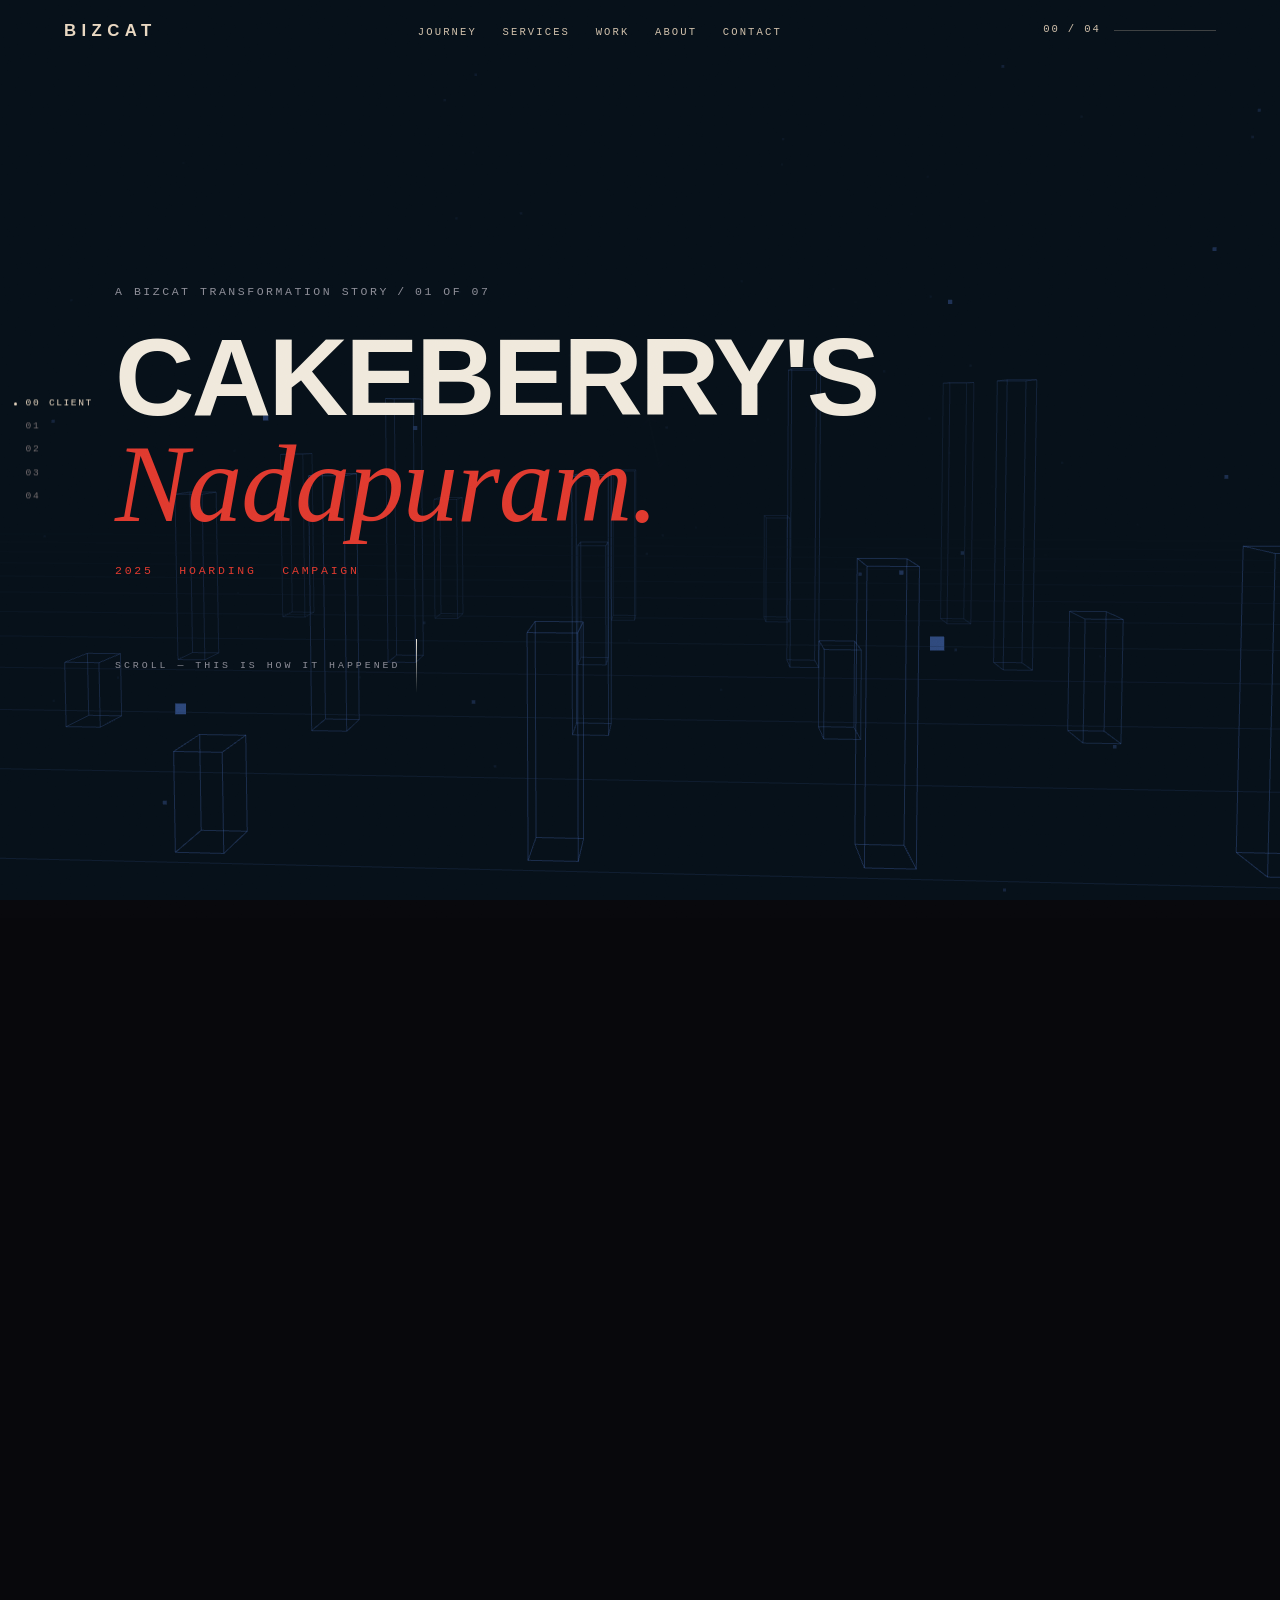
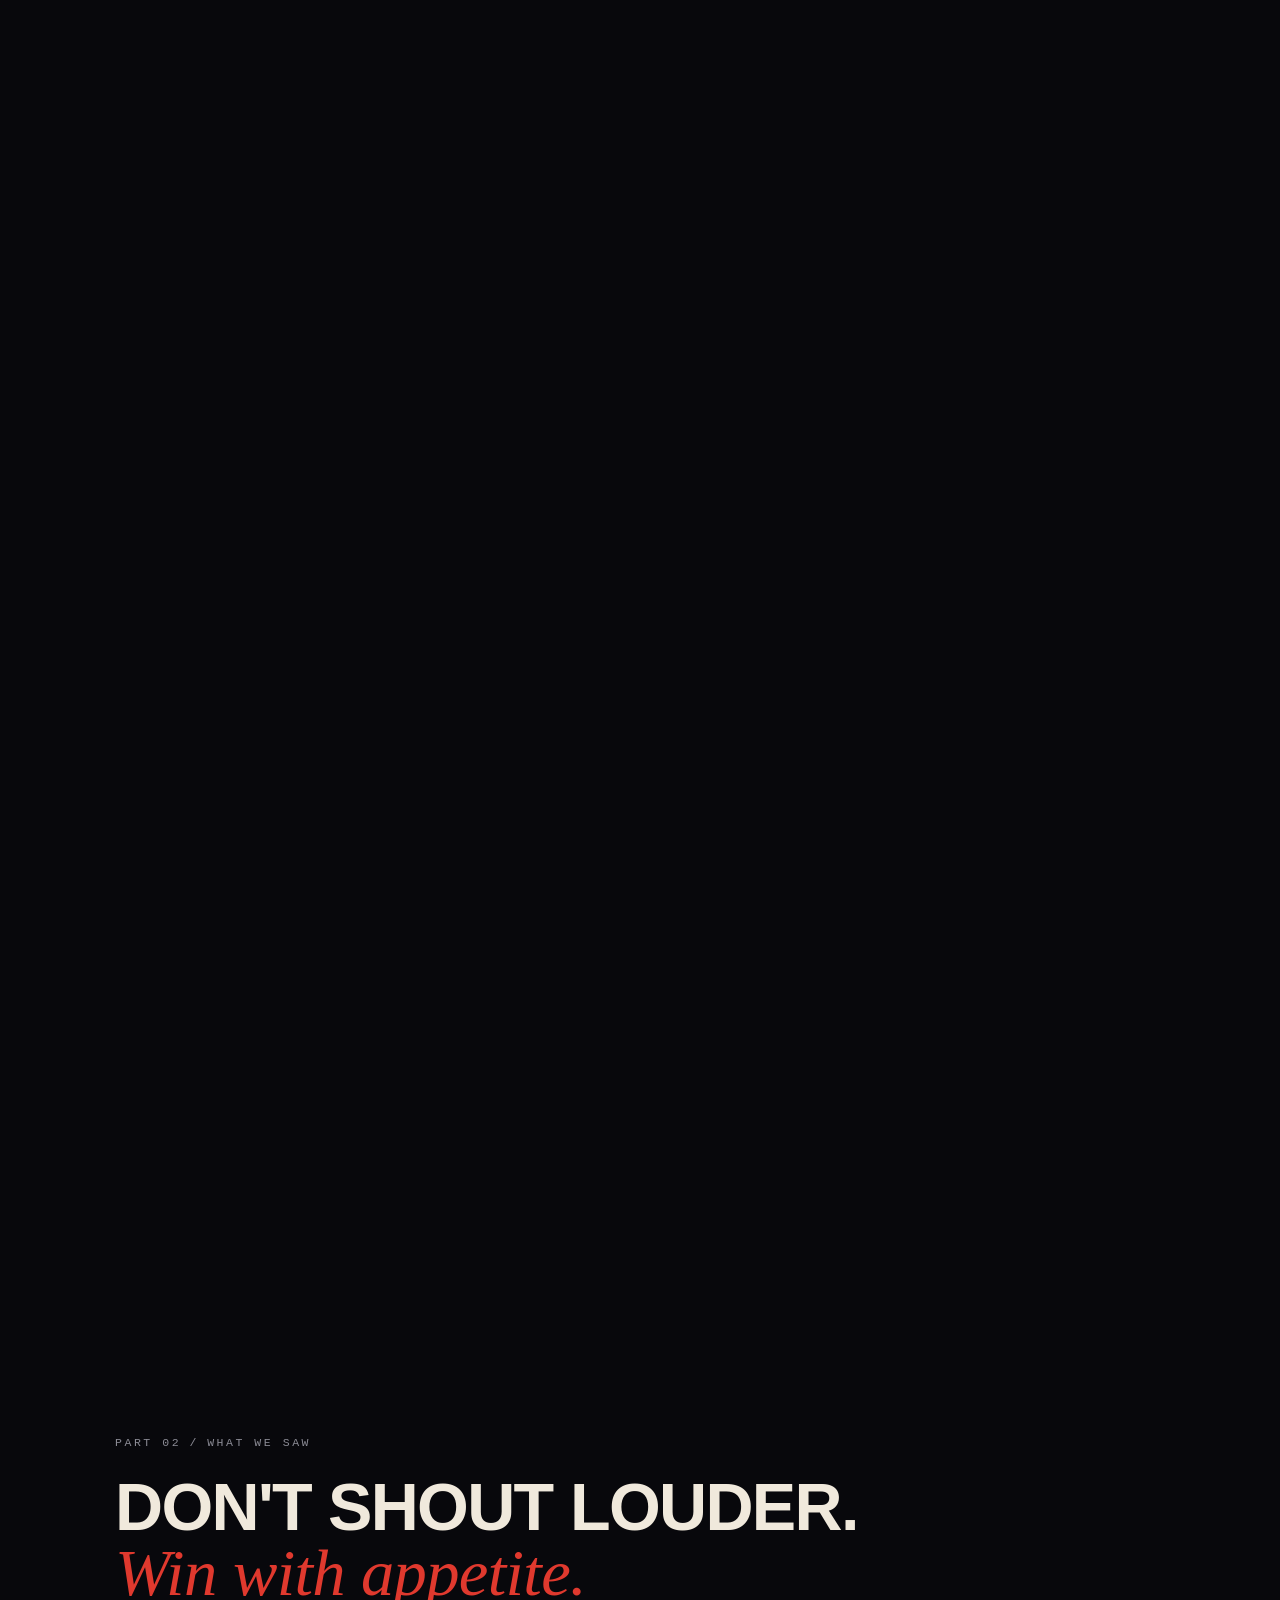
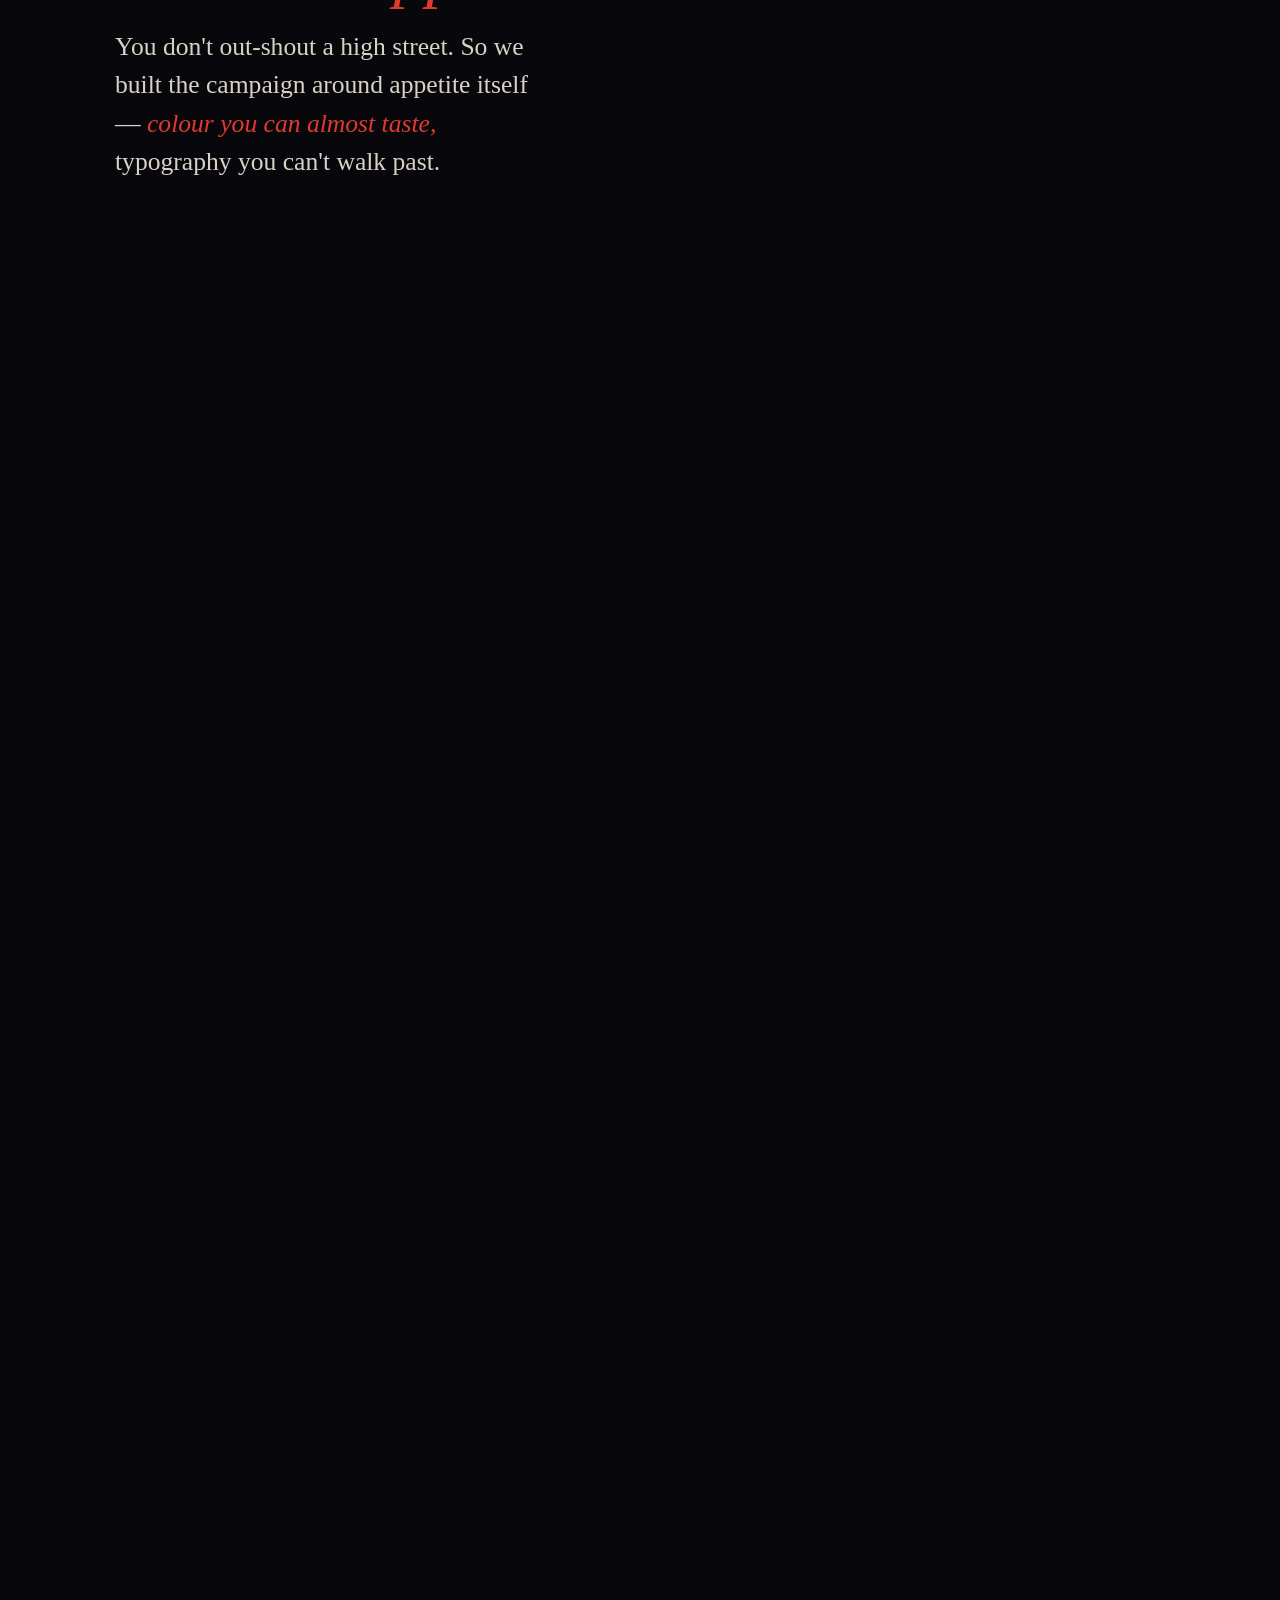
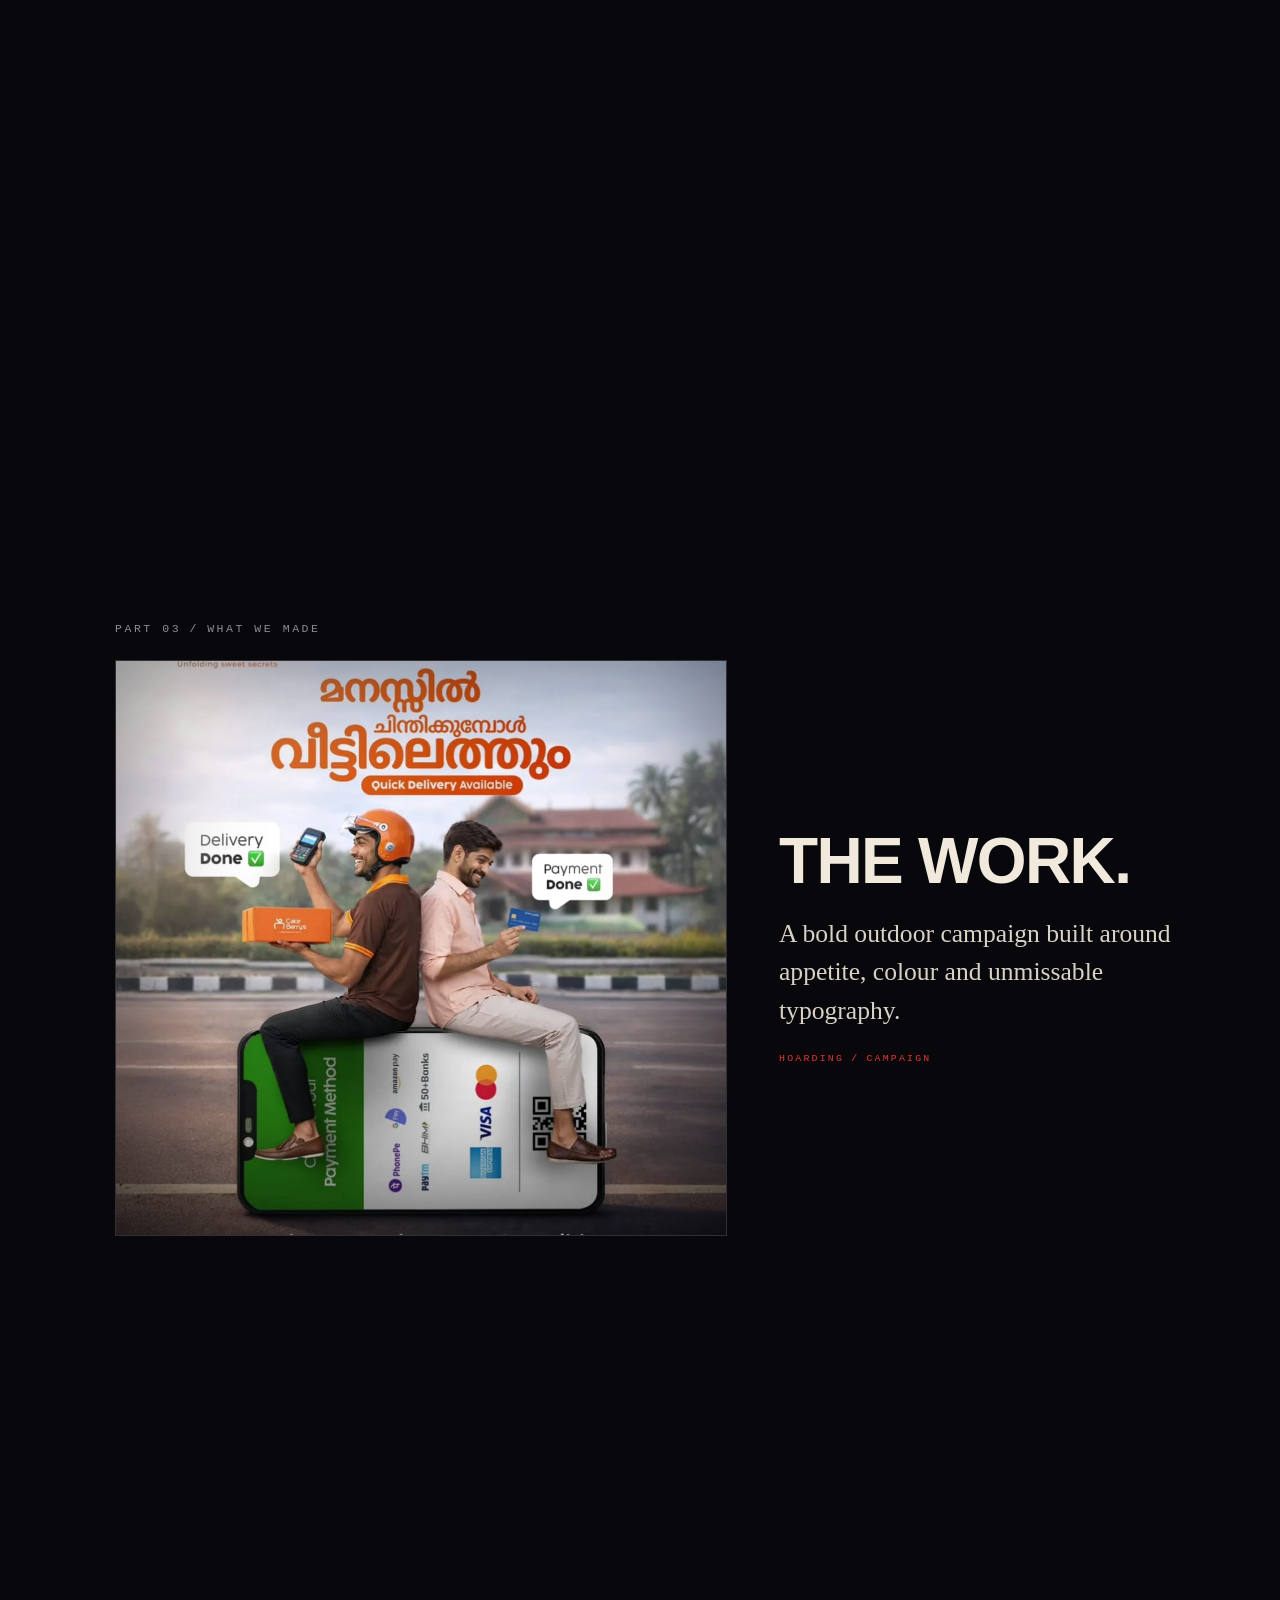
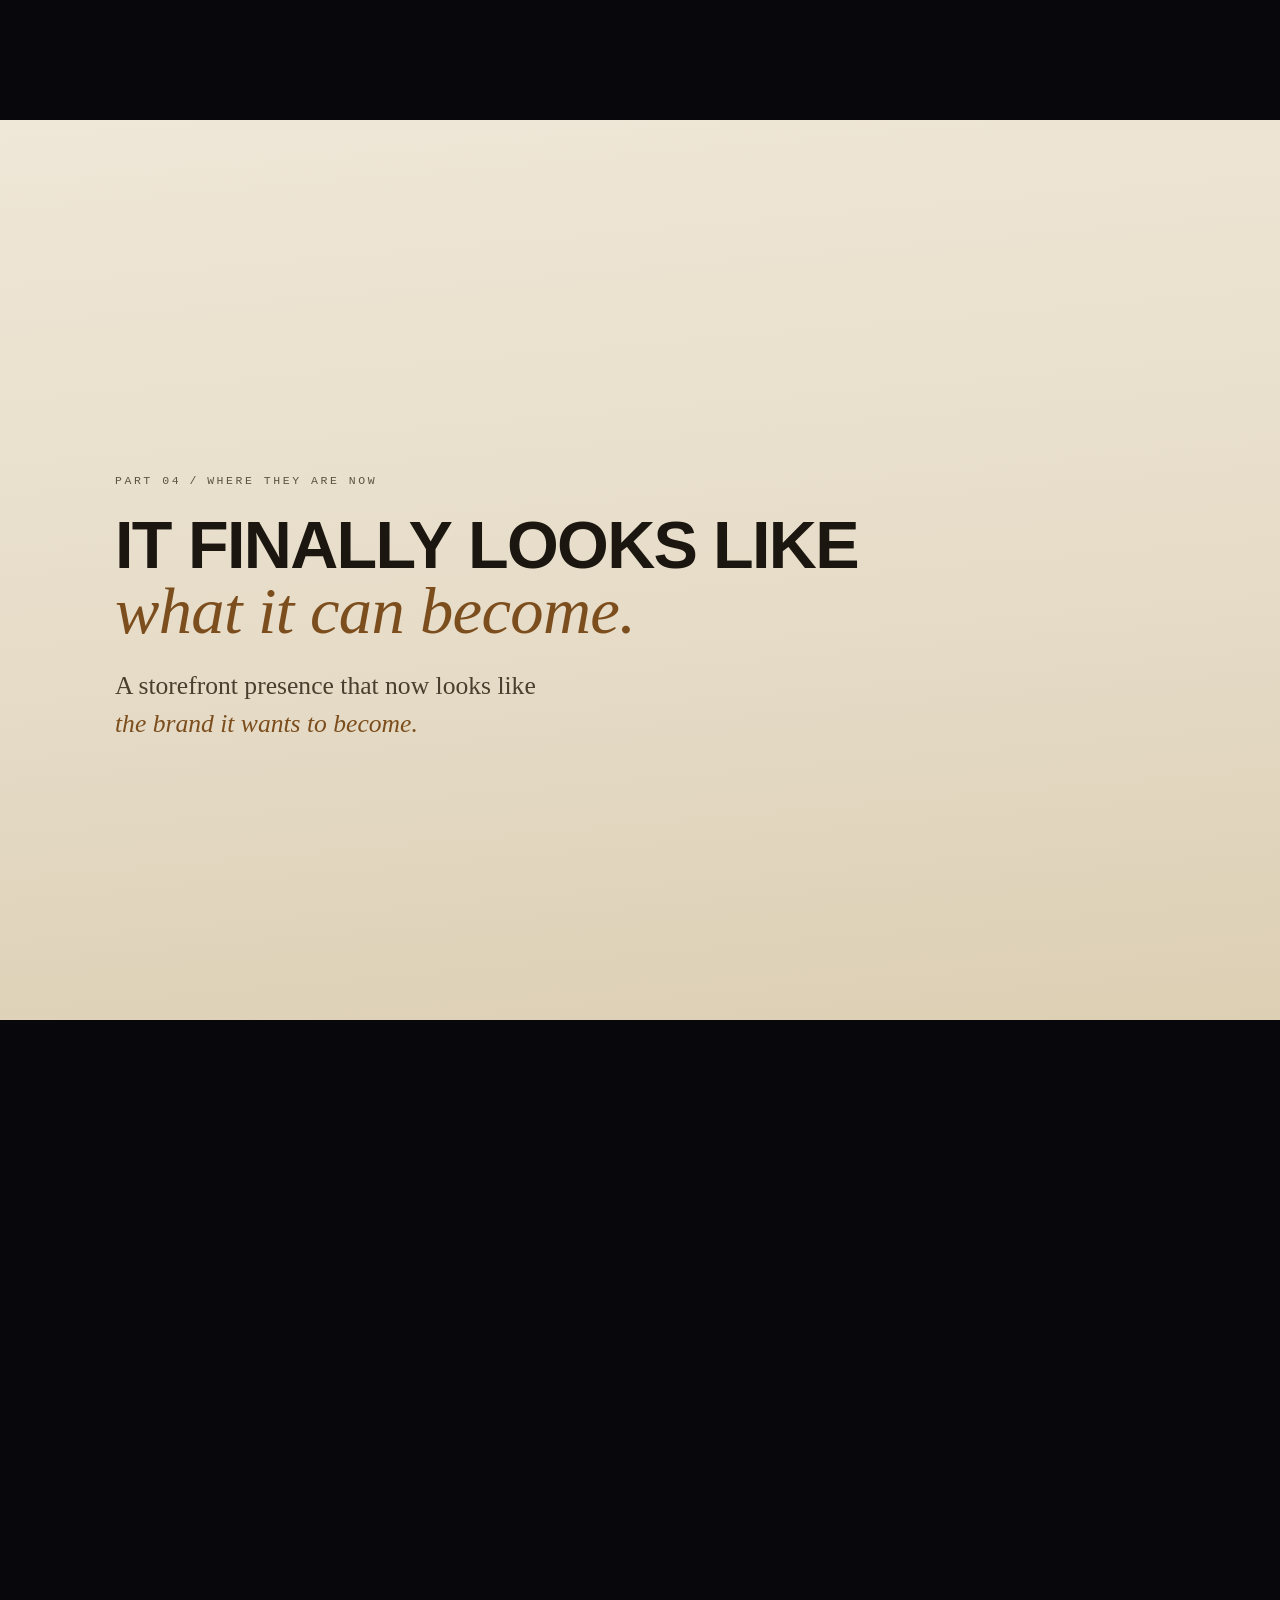
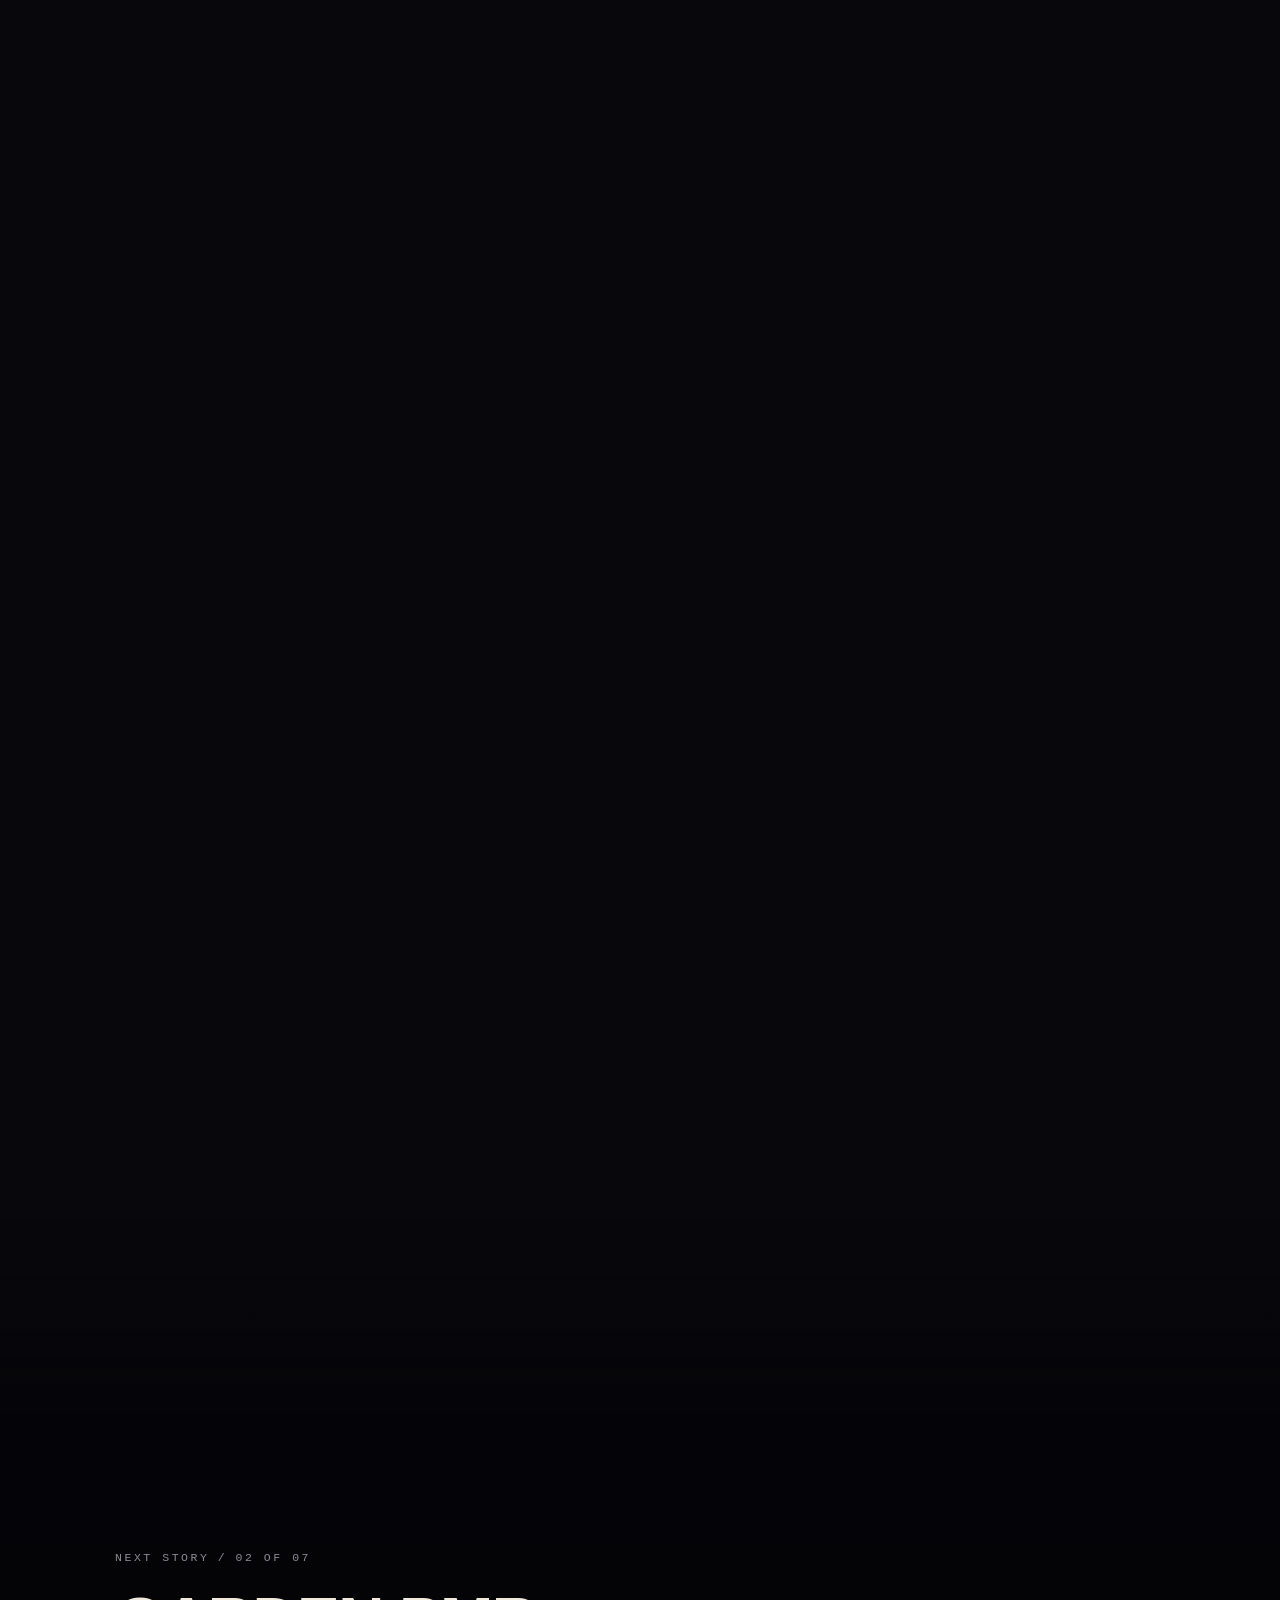
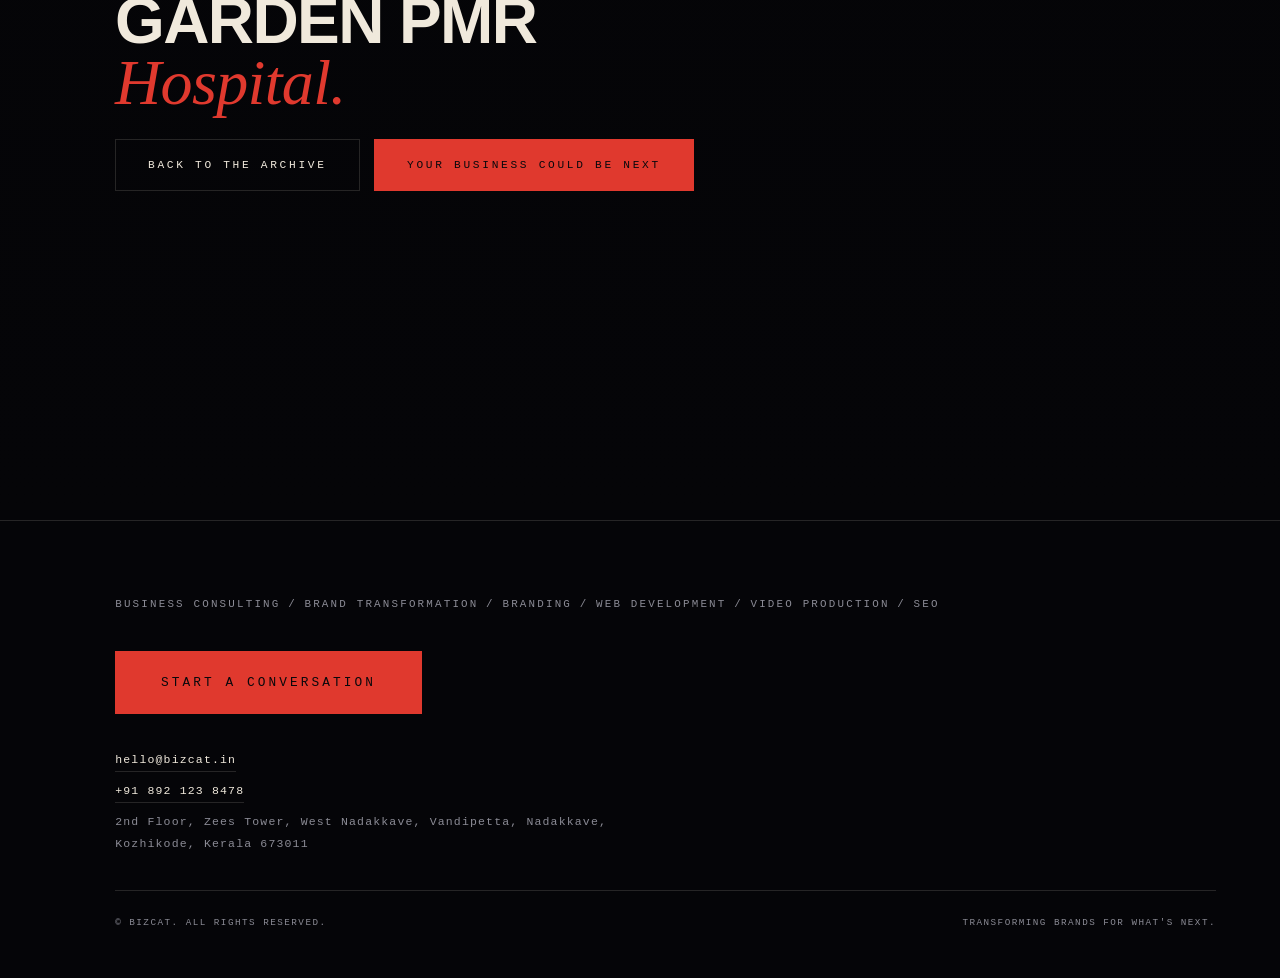
<file: case.html>
<!DOCTYPE html>
<html lang="en">
<head>
<meta charset="UTF-8">
<meta name="viewport" content="width=device-width, initial-scale=1.0, viewport-fit=cover">
<title>Transformation Stories — Bizcat</title>
<meta name="description" content="Bizcat transformation stories — where a business was, what we saw, what we made, and where they are now.">
<meta name="theme-color" content="#08080c">
<link rel="icon" type="image/webp" href="./assets/images/fevicon-01.webp">
<link rel="stylesheet" href="./css/main.css">
<link rel="stylesheet" href="./css/case.css">
<link rel="modulepreload" href="./js/case-world.js">
<link rel="modulepreload" href="./js/three.module.min.js">
</head>
<body class="case-page" data-chapter="0">

<a class="skip-link" href="#main">Skip to content</a>

<canvas id="world" aria-hidden="true"></canvas>
<div class="grain" aria-hidden="true"></div>

<!-- ============ NAVIGATION ============ -->
<header class="nav" id="top">
  <a class="nav-brand" href="./index.html">BIZCAT</a>
  <nav class="nav-links" aria-label="Primary">
    <ul>
      <li><a href="./index.html">Journey</a></li>
      <li><a href="./index.html#ch04">Services</a></li>
      <li><a href="./index.html#ch05">Work</a></li>
      <li><a href="./index.html#manifesto">About</a></li>
      <li><a href="./index.html#journey">Contact</a></li>
    </ul>
  </nav>
  <div class="nav-progress" aria-hidden="true">
    <span class="nav-chapter" id="navChapter">00&hairsp;/&hairsp;04</span>
    <span class="nav-bar"><i id="navBar"></i></span>
  </div>
</header>

<!-- Story rail (desktop) -->
<nav class="rail" aria-label="Story parts">
  <ol>
    <li><a href="#part0" data-csrail="0"><span class="rail-n">00</span><span class="rail-t">Client</span></a></li>
    <li><a href="#part1" data-csrail="1"><span class="rail-n">01</span><span class="rail-t">Before</span></a></li>
    <li><a href="#part2" data-csrail="2"><span class="rail-n">02</span><span class="rail-t">Insight</span></a></li>
    <li><a href="#part3" data-csrail="3"><span class="rail-n">03</span><span class="rail-t">Work</span></a></li>
    <li><a href="#part4" data-csrail="4"><span class="rail-n">04</span><span class="rail-t">After</span></a></li>
  </ol>
</nav>

<main id="main">

  <!-- ==================================================
       STORY 01 — CAKEBERRY'S NADAPURAM
       ================================================== -->
  <!-- visible by default so a failed module load still shows a story -->
  <article class="case-story" id="cakeberrys-nadapuram" data-client="Cakeberry's Nadapuram">

    <section class="chapter cs-hero" data-cs="0" aria-label="Cakeberry's Nadapuram — the client">
      <div class="pin">
        <div class="frame">
          <p class="meta reveal" data-at="0">A BIZCAT TRANSFORMATION STORY&ensp;/&ensp;01 OF 07</p>
          <h1 class="display display-xl split" data-at="0">
            <span class="ln">Cakeberry's</span>
            <span class="ln em">Nadapuram.</span>
          </h1>
          <p class="cs-facts reveal" data-at="0"><span>2025</span><span>HOARDING</span><span>CAMPAIGN</span></p>
          <p class="scroll-cue reveal" data-at="0">SCROLL — THIS IS HOW IT HAPPENED<span class="cue-line" aria-hidden="true"></span></p>
        </div>
      </div>
    </section>

    <section class="chapter cs-were" data-cs="1" aria-label="Part 01 — Where they were">
      <div class="pin">
        <div class="frame">
          <p class="meta reveal" data-at="0.05">PART 01&ensp;/&ensp;WHERE THEY WERE</p>
          <h2 class="display split" data-at="0.1">
            <span class="ln">A local bakery</span>
            <span class="ln em">on a loud street.</span>
          </h2>
          <p class="serif-note reveal" data-at="0.42">A local bakery brand competing for attention in a crowded high street — where every board shouts and <em>every sign fights for the same glance.</em></p>
        </div>
      </div>
    </section>

    <section class="chapter cs-saw" data-cs="2" aria-label="Part 02 — What we saw">
      <div class="pin">
        <div class="frame">
          <p class="meta reveal" data-at="0.05">PART 02&ensp;/&ensp;WHAT WE SAW</p>
          <h2 class="display split" data-at="0.1">
            <span class="ln">Don't shout louder.</span>
            <span class="ln em">Win with appetite.</span>
          </h2>
          <p class="serif-note reveal" data-at="0.42">You don't out-shout a high street. So we built the campaign around appetite itself — <em>colour you can almost taste,</em> typography you can't walk past.</p>
        </div>
      </div>
    </section>

    <section class="chapter cs-made" data-cs="3" aria-label="Part 03 — What we made">
      <div class="pin">
        <div class="frame frame-wide">
          <p class="meta reveal" data-at="0.05">PART 03&ensp;/&ensp;WHAT WE MADE</p>
          <div class="cs-work">
            <figure class="cs-work-media reveal" data-at="0.1">
              <img src="./assets/images/Cakey-Berrys-Creative.webp" alt="Cakeberry's Nadapuram — outdoor hoarding campaign creative by Bizcat" loading="lazy" width="1079" height="1346">
            </figure>
            <div class="cs-work-info">
              <h2 class="display display-md split" data-at="0.16"><span class="ln">The work.</span></h2>
              <p class="serif-note reveal" data-at="0.28">A bold outdoor campaign built around appetite, colour and unmissable typography.</p>
              <p class="cs-disciplines reveal" data-at="0.4">HOARDING&ensp;/&ensp;CAMPAIGN</p>
            </div>
          </div>
        </div>
      </div>
    </section>

    <section class="chapter cs-now" data-cs="4" aria-label="Part 04 — Where they are now">
      <div class="pin">
        <div class="frame">
          <p class="meta reveal" data-at="0.12">PART 04&ensp;/&ensp;WHERE THEY ARE NOW</p>
          <h2 class="display split" data-at="0.18">
            <span class="ln">It finally looks like</span>
            <span class="ln em">what it can become.</span>
          </h2>
          <p class="serif-note reveal" data-at="0.42">A storefront presence that now looks like <em>the brand it wants to become.</em></p>
        </div>
      </div>
    </section>

    <section class="chapter cs-next" data-cs="4" aria-label="Next story">
      <div class="pin pin-natural">
        <div class="frame">
          <p class="meta reveal" data-at="0.02">NEXT STORY&ensp;/&ensp;02 OF 07</p>
          <a class="cs-next-link" href="./case.html?p=garden-pmr-hospital">
            <span class="display display-md split" data-at="0.05"><span class="ln">Garden PMR</span><span class="ln em">Hospital.</span></span>
          </a>
          <div class="cta-row reveal" data-at="0.1">
            <a class="btn btn-ghost" href="./index.html#ch05">Back to the archive</a>
            <a class="btn btn-primary" href="mailto:hello@bizcat.in?subject=My%20business%20could%20be%20next">Your business could be next</a>
          </div>
        </div>
      </div>
    </section>

  </article>

  <!-- ==================================================
       STORY 02 — GARDEN PMR HOSPITAL
       ================================================== -->
  <article class="case-story" id="garden-pmr-hospital" data-client="Garden PMR Hospital" hidden>

    <section class="chapter cs-hero" data-cs="0" aria-label="Garden PMR Hospital — the client">
      <div class="pin">
        <div class="frame">
          <p class="meta reveal" data-at="0">A BIZCAT TRANSFORMATION STORY&ensp;/&ensp;02 OF 07</p>
          <h1 class="display display-xl split" data-at="0">
            <span class="ln">Garden PMR</span>
            <span class="ln em">Hospital.</span>
          </h1>
          <p class="cs-facts reveal" data-at="0"><span>HEALTHCARE</span><span>WEB DEVELOPMENT</span></p>
          <p class="scroll-cue reveal" data-at="0">SCROLL — THIS IS HOW IT HAPPENED<span class="cue-line" aria-hidden="true"></span></p>
        </div>
      </div>
    </section>

    <section class="chapter cs-were" data-cs="1" aria-label="Part 01 — Where they were">
      <div class="pin">
        <div class="frame">
          <p class="meta reveal" data-at="0.05">PART 01&ensp;/&ensp;WHERE THEY WERE</p>
          <h2 class="display split" data-at="0.1">
            <span class="ln">A standard of care</span>
            <span class="ln em">the website didn't show.</span>
          </h2>
          <p class="serif-note reveal" data-at="0.42">For patients and their families, the website is the front door of a rehabilitation hospital. This one <em>didn't reflect the standard of care behind it.</em></p>
        </div>
      </div>
    </section>

    <section class="chapter cs-saw" data-cs="2" aria-label="Part 02 — What we saw">
      <div class="pin">
        <div class="frame">
          <p class="meta reveal" data-at="0.05">PART 02&ensp;/&ensp;WHAT WE SAW</p>
          <h2 class="display split" data-at="0.1">
            <span class="ln">Calm is</span>
            <span class="ln em">a feature.</span>
          </h2>
          <p class="serif-note reveal" data-at="0.42">People arrive at a rehabilitation hospital's website worried. The design's first job isn't to impress — <em>it's to reassure.</em> Structure, clarity, calm.</p>
        </div>
      </div>
    </section>

    <section class="chapter cs-made" data-cs="3" aria-label="Part 03 — What we made">
      <div class="pin">
        <div class="frame frame-wide">
          <p class="meta reveal" data-at="0.05">PART 03&ensp;/&ensp;WHAT WE MADE</p>
          <div class="cs-work">
            <figure class="cs-work-media reveal" data-at="0.1">
              <img src="./assets/images/WEB-MOCKUP-GARDEN.webp" alt="Garden PMR Hospital — website design mockup by Bizcat" loading="lazy" width="639" height="640">
            </figure>
            <div class="cs-work-info">
              <h2 class="display display-md split" data-at="0.16"><span class="ln">The work.</span></h2>
              <p class="serif-note reveal" data-at="0.28">A calm, structured web experience designed around patients and their families.</p>
              <p class="cs-disciplines reveal" data-at="0.4">WEB DEVELOPMENT</p>
            </div>
          </div>
        </div>
      </div>
    </section>

    <section class="chapter cs-now" data-cs="4" aria-label="Part 04 — Where they are now">
      <div class="pin">
        <div class="frame">
          <p class="meta reveal" data-at="0.12">PART 04&ensp;/&ensp;WHERE THEY ARE NOW</p>
          <h2 class="display split" data-at="0.18">
            <span class="ln">The front door now</span>
            <span class="ln em">feels like the care inside.</span>
          </h2>
          <p class="serif-note reveal" data-at="0.42">A digital presence that carries <em>the same reassurance as the hospital itself.</em></p>
        </div>
      </div>
    </section>

    <section class="chapter cs-next" data-cs="4" aria-label="Next story">
      <div class="pin pin-natural">
        <div class="frame">
          <p class="meta reveal" data-at="0.02">NEXT STORY&ensp;/&ensp;03 OF 07</p>
          <a class="cs-next-link" href="./case.html?p=baby-memorial-hospital">
            <span class="display display-md split" data-at="0.05"><span class="ln">Baby Memorial</span><span class="ln em">Hospital.</span></span>
          </a>
          <div class="cta-row reveal" data-at="0.1">
            <a class="btn btn-ghost" href="./index.html#ch05">Back to the archive</a>
            <a class="btn btn-primary" href="mailto:hello@bizcat.in?subject=My%20business%20could%20be%20next">Your business could be next</a>
          </div>
        </div>
      </div>
    </section>

  </article>

  <!-- ==================================================
       STORY 03 — BABY MEMORIAL HOSPITAL
       ================================================== -->
  <article class="case-story" id="baby-memorial-hospital" data-client="Baby Memorial Hospital" hidden>

    <section class="chapter cs-hero" data-cs="0" aria-label="Baby Memorial Hospital — the client">
      <div class="pin">
        <div class="frame">
          <p class="meta reveal" data-at="0">A BIZCAT TRANSFORMATION STORY&ensp;/&ensp;03 OF 07</p>
          <h1 class="display display-xl split" data-at="0">
            <span class="ln">Baby Memorial</span>
            <span class="ln em">Hospital.</span>
          </h1>
          <p class="cs-facts reveal" data-at="0"><span>2026</span><span>CAMPAIGN</span><span>HOARDING</span></p>
          <p class="scroll-cue reveal" data-at="0">SCROLL — THIS IS HOW IT HAPPENED<span class="cue-line" aria-hidden="true"></span></p>
        </div>
      </div>
    </section>

    <section class="chapter cs-were" data-cs="1" aria-label="Part 01 — Where they were">
      <div class="pin">
        <div class="frame">
          <p class="meta reveal" data-at="0.05">PART 01&ensp;/&ensp;WHERE THEY WERE</p>
          <h2 class="display split" data-at="0.1">
            <span class="ln">A story bigger than</span>
            <span class="ln em">any one department.</span>
          </h2>
          <p class="serif-note reveal" data-at="0.42">A leading hospital does a thousand things at once. But a brand can't say a thousand things — and <em>no single department could speak for the whole.</em></p>
        </div>
      </div>
    </section>

    <section class="chapter cs-saw" data-cs="2" aria-label="Part 02 — What we saw">
      <div class="pin">
        <div class="frame">
          <p class="meta reveal" data-at="0.05">PART 02&ensp;/&ensp;WHAT WE SAW</p>
          <h2 class="display split" data-at="0.1">
            <span class="ln">Three words:</span>
            <span class="ln em">more than care.</span>
          </h2>
          <p class="serif-note reveal" data-at="0.42">The answer wasn't more messages. It was one — <em>three words big enough to hold everything</em> the institution does.</p>
        </div>
      </div>
    </section>

    <section class="chapter cs-made" data-cs="3" aria-label="Part 03 — What we made">
      <div class="pin">
        <div class="frame frame-wide">
          <p class="meta reveal" data-at="0.05">PART 03&ensp;/&ensp;WHAT WE MADE</p>
          <div class="cs-work">
            <figure class="cs-work-media reveal" data-at="0.1">
              <img src="./assets/images/BABY-TYPO-MOCKUP.webp" alt="Baby Memorial Hospital — 'More than care' typographic campaign mockup by Bizcat" loading="lazy" width="695" height="522">
            </figure>
            <div class="cs-work-info">
              <h2 class="display display-md split" data-at="0.16"><span class="ln">The work.</span></h2>
              <p class="serif-note reveal" data-at="0.28">A typographic campaign — “more than care” — carried across the city at scale.</p>
              <p class="cs-disciplines reveal" data-at="0.4">CAMPAIGN&ensp;/&ensp;HOARDING</p>
            </div>
          </div>
        </div>
      </div>
    </section>

    <section class="chapter cs-now" data-cs="4" aria-label="Part 04 — Where they are now">
      <div class="pin">
        <div class="frame">
          <p class="meta reveal" data-at="0.12">PART 04&ensp;/&ensp;WHERE THEY ARE NOW</p>
          <h2 class="display split" data-at="0.18">
            <span class="ln">One voice. Human.</span>
            <span class="ln em">Unmistakably theirs.</span>
          </h2>
          <p class="serif-note reveal" data-at="0.42">An institutional voice that feels <em>human, confident and unmistakably theirs.</em></p>
        </div>
      </div>
    </section>

    <section class="chapter cs-next" data-cs="4" aria-label="Next story">
      <div class="pin pin-natural">
        <div class="frame">
          <p class="meta reveal" data-at="0.02">NEXT STORY&ensp;/&ensp;04 OF 07</p>
          <a class="cs-next-link" href="./case.html?p=ghazal-builders">
            <span class="display display-md split" data-at="0.05"><span class="ln">Ghazal</span><span class="ln em">Builders.</span></span>
          </a>
          <div class="cta-row reveal" data-at="0.1">
            <a class="btn btn-ghost" href="./index.html#ch05">Back to the archive</a>
            <a class="btn btn-primary" href="mailto:hello@bizcat.in?subject=My%20business%20could%20be%20next">Your business could be next</a>
          </div>
        </div>
      </div>
    </section>

  </article>

  <!-- ==================================================
       STORY 04 — GHAZAL BUILDERS
       ================================================== -->
  <article class="case-story" id="ghazal-builders" data-client="Ghazal Builders" hidden>

    <section class="chapter cs-hero" data-cs="0" aria-label="Ghazal Builders — the client">
      <div class="pin">
        <div class="frame">
          <p class="meta reveal" data-at="0">A BIZCAT TRANSFORMATION STORY&ensp;/&ensp;04 OF 07</p>
          <h1 class="display display-xl split" data-at="0">
            <span class="ln">Ghazal</span>
            <span class="ln em">Builders.</span>
          </h1>
          <p class="cs-facts reveal" data-at="0"><span>2025</span><span>WEB DEVELOPMENT</span></p>
          <p class="scroll-cue reveal" data-at="0">SCROLL — THIS IS HOW IT HAPPENED<span class="cue-line" aria-hidden="true"></span></p>
        </div>
      </div>
    </section>

    <section class="chapter cs-were" data-cs="1" aria-label="Part 01 — Where they were">
      <div class="pin">
        <div class="frame">
          <p class="meta reveal" data-at="0.05">PART 01&ensp;/&ensp;WHERE THEY WERE</p>
          <h2 class="display split" data-at="0.1">
            <span class="ln">Projects ahead.</span>
            <span class="ln em">Presence behind.</span>
          </h2>
          <p class="serif-note reveal" data-at="0.42">A builder and developer whose online presence <em>lagged behind its projects</em> — the work was better than the way it looked on a screen.</p>
        </div>
      </div>
    </section>

    <section class="chapter cs-saw" data-cs="2" aria-label="Part 02 — What we saw">
      <div class="pin">
        <div class="frame">
          <p class="meta reveal" data-at="0.05">PART 02&ensp;/&ensp;WHAT WE SAW</p>
          <h2 class="display split" data-at="0.1">
            <span class="ln">The properties</span>
            <span class="ln em">are the story.</span>
          </h2>
          <p class="serif-note reveal" data-at="0.42">We didn't need to invent a story — the projects already were one. So we built the digital experience <em>around the properties themselves.</em></p>
        </div>
      </div>
    </section>

    <section class="chapter cs-made" data-cs="3" aria-label="Part 03 — What we made">
      <div class="pin">
        <div class="frame frame-wide">
          <p class="meta reveal" data-at="0.05">PART 03&ensp;/&ensp;WHAT WE MADE</p>
          <div class="cs-work">
            <figure class="cs-work-media reveal" data-at="0.1">
              <img src="./assets/images/GAZAL-WEBSITE-MOCKUP.webp" alt="Ghazal Builders — website design mockup by Bizcat" loading="lazy" width="639" height="640">
            </figure>
            <div class="cs-work-info">
              <h2 class="display display-md split" data-at="0.16"><span class="ln">The work.</span></h2>
              <p class="serif-note reveal" data-at="0.28">A digital experience and marketing system built around the properties themselves.</p>
              <p class="cs-disciplines reveal" data-at="0.4">WEB DEVELOPMENT</p>
            </div>
          </div>
        </div>
      </div>
    </section>

    <section class="chapter cs-now" data-cs="4" aria-label="Part 04 — Where they are now">
      <div class="pin">
        <div class="frame">
          <p class="meta reveal" data-at="0.12">PART 04&ensp;/&ensp;WHERE THEY ARE NOW</p>
          <h2 class="display split" data-at="0.18">
            <span class="ln">In their</span>
            <span class="ln em">words.</span>
          </h2>
          <figure class="cs-quote reveal" data-at="0.4">
            <blockquote>
              <p>“Your digital marketing strategies have been super effective, driving awesome results and boosting our online presence.”</p>
            </blockquote>
            <figcaption class="meta">GHAZAL BUILDERS&ensp;—&ensp;CLIENT</figcaption>
          </figure>
        </div>
      </div>
    </section>

    <section class="chapter cs-next" data-cs="4" aria-label="Next story">
      <div class="pin pin-natural">
        <div class="frame">
          <p class="meta reveal" data-at="0.02">NEXT STORY&ensp;/&ensp;05 OF 07</p>
          <a class="cs-next-link" href="./case.html?p=azhagi-herbals">
            <span class="display display-md split" data-at="0.05"><span class="ln">Azhagi</span><span class="ln em">Herbals.</span></span>
          </a>
          <div class="cta-row reveal" data-at="0.1">
            <a class="btn btn-ghost" href="./index.html#ch05">Back to the archive</a>
            <a class="btn btn-primary" href="mailto:hello@bizcat.in?subject=My%20business%20could%20be%20next">Your business could be next</a>
          </div>
        </div>
      </div>
    </section>

  </article>

  <!-- ==================================================
       STORY 05 — AZHAGI HERBALS
       ================================================== -->
  <article class="case-story" id="azhagi-herbals" data-client="Azhagi Herbals" hidden>

    <section class="chapter cs-hero" data-cs="0" aria-label="Azhagi Herbals — the client">
      <div class="pin">
        <div class="frame">
          <p class="meta reveal" data-at="0">A BIZCAT TRANSFORMATION STORY&ensp;/&ensp;05 OF 07</p>
          <h1 class="display display-xl split" data-at="0">
            <span class="ln">Azhagi</span>
            <span class="ln em">Herbals.</span>
          </h1>
          <p class="cs-facts reveal" data-at="0"><span>HAIR CARE</span><span>SOCIAL MEDIA</span></p>
          <p class="scroll-cue reveal" data-at="0">SCROLL — THIS IS HOW IT HAPPENED<span class="cue-line" aria-hidden="true"></span></p>
        </div>
      </div>
    </section>

    <section class="chapter cs-were" data-cs="1" aria-label="Part 01 — Where they were">
      <div class="pin">
        <div class="frame">
          <p class="meta reveal" data-at="0.05">PART 01&ensp;/&ensp;WHERE THEY WERE</p>
          <h2 class="display split" data-at="0.1">
            <span class="ln">A story stuck</span>
            <span class="ln em">on its own shelf.</span>
          </h2>
          <p class="serif-note reveal" data-at="0.42">A herbal hair-care brand with real craft behind it — but a product can't tell its own story from a shelf. <em>It needed telling beyond it.</em></p>
        </div>
      </div>
    </section>

    <section class="chapter cs-saw" data-cs="2" aria-label="Part 02 — What we saw">
      <div class="pin">
        <div class="frame">
          <p class="meta reveal" data-at="0.05">PART 02&ensp;/&ensp;WHAT WE SAW</p>
          <h2 class="display split" data-at="0.1">
            <span class="ln">The craft is</span>
            <span class="ln em">the content.</span>
          </h2>
          <p class="serif-note reveal" data-at="0.42">No gimmicks. The product's own making became the engine — <em>consistent, performance-driven social content</em> rooted in the craft itself.</p>
        </div>
      </div>
    </section>

    <section class="chapter cs-made" data-cs="3" aria-label="Part 03 — What we made">
      <div class="pin">
        <div class="frame frame-wide">
          <p class="meta reveal" data-at="0.05">PART 03&ensp;/&ensp;WHAT WE MADE</p>
          <div class="cs-work">
            <figure class="cs-work-media reveal" data-at="0.1">
              <img src="./assets/images/Azhagi-Herbals-Creative.webp" alt="Azhagi Herbals — social media campaign creative by Bizcat" loading="lazy" width="1080" height="1330">
            </figure>
            <div class="cs-work-info">
              <h2 class="display display-md split" data-at="0.16"><span class="ln">The work.</span></h2>
              <p class="serif-note reveal" data-at="0.28">Consistent, performance-driven social content rooted in the product's craft.</p>
              <p class="cs-disciplines reveal" data-at="0.4">SOCIAL MEDIA</p>
            </div>
          </div>
        </div>
      </div>
    </section>

    <section class="chapter cs-now" data-cs="4" aria-label="Part 04 — Where they are now">
      <div class="pin">
        <div class="frame">
          <p class="meta reveal" data-at="0.12">PART 04&ensp;/&ensp;WHERE THEY ARE NOW</p>
          <h2 class="display split" data-at="0.18">
            <span class="ln">In their</span>
            <span class="ln em">words.</span>
          </h2>
          <figure class="cs-quote reveal" data-at="0.4">
            <blockquote>
              <p>“In a short time, our social media presence improved noticeably, sales increased, and we started receiving high-quality enquiries.”</p>
            </blockquote>
            <figcaption class="meta">AZHAGI HERBALS&ensp;—&ensp;CLIENT</figcaption>
          </figure>
        </div>
      </div>
    </section>

    <section class="chapter cs-next" data-cs="4" aria-label="Next story">
      <div class="pin pin-natural">
        <div class="frame">
          <p class="meta reveal" data-at="0.02">NEXT STORY&ensp;/&ensp;06 OF 07</p>
          <a class="cs-next-link" href="./case.html?p=aline-dent">
            <span class="display display-md split" data-at="0.05"><span class="ln">Aline</span><span class="ln em">Dent.</span></span>
          </a>
          <div class="cta-row reveal" data-at="0.1">
            <a class="btn btn-ghost" href="./index.html#ch05">Back to the archive</a>
            <a class="btn btn-primary" href="mailto:hello@bizcat.in?subject=My%20business%20could%20be%20next">Your business could be next</a>
          </div>
        </div>
      </div>
    </section>

  </article>

  <!-- ==================================================
       STORY 06 — ALINE DENT
       ================================================== -->
  <article class="case-story" id="aline-dent" data-client="Aline Dent" hidden>

    <section class="chapter cs-hero" data-cs="0" aria-label="Aline Dent — the client">
      <div class="pin">
        <div class="frame">
          <p class="meta reveal" data-at="0">A BIZCAT TRANSFORMATION STORY&ensp;/&ensp;06 OF 07</p>
          <h1 class="display display-xl split" data-at="0">
            <span class="ln">Aline</span>
            <span class="ln em">Dent.</span>
          </h1>
          <p class="cs-facts reveal" data-at="0"><span>DENTAL HOSPITAL</span><span>SOCIAL MEDIA</span></p>
          <p class="scroll-cue reveal" data-at="0">SCROLL — THIS IS HOW IT HAPPENED<span class="cue-line" aria-hidden="true"></span></p>
        </div>
      </div>
    </section>

    <section class="chapter cs-were" data-cs="1" aria-label="Part 01 — Where they were">
      <div class="pin">
        <div class="frame">
          <p class="meta reveal" data-at="0.05">PART 01&ensp;/&ensp;WHERE THEY WERE</p>
          <h2 class="display split" data-at="0.1">
            <span class="ln">More visibility.</span>
            <span class="ln em">No less credibility.</span>
          </h2>
          <p class="serif-note reveal" data-at="0.42">A dental hospital seeking visibility — but not the kind that costs trust. <em>Clinical credibility is hard-won and easily cheapened.</em></p>
        </div>
      </div>
    </section>

    <section class="chapter cs-saw" data-cs="2" aria-label="Part 02 — What we saw">
      <div class="pin">
        <div class="frame">
          <p class="meta reveal" data-at="0.05">PART 02&ensp;/&ensp;WHAT WE SAW</p>
          <h2 class="display split" data-at="0.1">
            <span class="ln">Expert care,</span>
            <span class="ln em">made approachable.</span>
          </h2>
          <p class="serif-note reveal" data-at="0.42">The line we held: make expert care feel human without making it feel casual — <em>invite people in, keep the authority intact.</em></p>
        </div>
      </div>
    </section>

    <section class="chapter cs-made" data-cs="3" aria-label="Part 03 — What we made">
      <div class="pin">
        <div class="frame frame-wide">
          <p class="meta reveal" data-at="0.05">PART 03&ensp;/&ensp;WHAT WE MADE</p>
          <div class="cs-work">
            <figure class="cs-work-media reveal" data-at="0.1">
              <img src="./assets/images/Aline-Dent-Creative.webp" alt="Aline Dent dental hospital — social media creative by Bizcat" loading="lazy" width="1080" height="1353">
            </figure>
            <div class="cs-work-info">
              <h2 class="display display-md split" data-at="0.16"><span class="ln">The work.</span></h2>
              <p class="serif-note reveal" data-at="0.28">Campaigns and content that make expert care feel approachable.</p>
              <p class="cs-disciplines reveal" data-at="0.4">SOCIAL MEDIA&ensp;/&ensp;CAMPAIGNS</p>
            </div>
          </div>
        </div>
      </div>
    </section>

    <section class="chapter cs-now" data-cs="4" aria-label="Part 04 — Where they are now">
      <div class="pin">
        <div class="frame">
          <p class="meta reveal" data-at="0.12">PART 04&ensp;/&ensp;WHERE THEY ARE NOW</p>
          <h2 class="display split" data-at="0.18">
            <span class="ln">In their</span>
            <span class="ln em">words.</span>
          </h2>
          <figure class="cs-quote reveal" data-at="0.4">
            <blockquote>
              <p>“Their creativity, initiative, and commitment to executing effective marketing strategies have helped increase our visibility and reach.”</p>
            </blockquote>
            <figcaption class="meta">ALINE DENT&ensp;—&ensp;CLIENT</figcaption>
          </figure>
        </div>
      </div>
    </section>

    <section class="chapter cs-next" data-cs="4" aria-label="Next story">
      <div class="pin pin-natural">
        <div class="frame">
          <p class="meta reveal" data-at="0.02">NEXT STORY&ensp;/&ensp;07 OF 07</p>
          <a class="cs-next-link" href="./case.html?p=udal">
            <span class="display display-md split" data-at="0.05"><span class="ln">Udal.</span></span>
          </a>
          <div class="cta-row reveal" data-at="0.1">
            <a class="btn btn-ghost" href="./index.html#ch05">Back to the archive</a>
            <a class="btn btn-primary" href="mailto:hello@bizcat.in?subject=My%20business%20could%20be%20next">Your business could be next</a>
          </div>
        </div>
      </div>
    </section>

  </article>

  <!-- ==================================================
       STORY 07 — UDAL
       ================================================== -->
  <article class="case-story" id="udal" data-client="Udal" hidden>

    <section class="chapter cs-hero" data-cs="0" aria-label="Udal — the client">
      <div class="pin">
        <div class="frame">
          <p class="meta reveal" data-at="0">A BIZCAT TRANSFORMATION STORY&ensp;/&ensp;07 OF 07</p>
          <h1 class="display display-xl split" data-at="0">
            <span class="ln em">Udal.</span>
          </h1>
          <p class="cs-facts reveal" data-at="0"><span>IDENTITY</span><span>SOCIAL MEDIA</span></p>
          <p class="scroll-cue reveal" data-at="0">SCROLL — THIS IS HOW IT HAPPENED<span class="cue-line" aria-hidden="true"></span></p>
        </div>
      </div>
    </section>

    <section class="chapter cs-were" data-cs="1" aria-label="Part 01 — Where they were">
      <div class="pin">
        <div class="frame">
          <p class="meta reveal" data-at="0.05">PART 01&ensp;/&ensp;WHERE THEY WERE</p>
          <h2 class="display split" data-at="0.1">
            <span class="ln">A brand</span>
            <span class="ln em">still becoming.</span>
          </h2>
          <p class="serif-note reveal" data-at="0.42">A young brand. What it needed wasn't a logo — it was <em>an identity strong enough to grow into.</em></p>
        </div>
      </div>
    </section>

    <section class="chapter cs-saw" data-cs="2" aria-label="Part 02 — What we saw">
      <div class="pin">
        <div class="frame">
          <p class="meta reveal" data-at="0.05">PART 02&ensp;/&ensp;WHAT WE SAW</p>
          <h2 class="display split" data-at="0.1">
            <span class="ln">Identity is</span>
            <span class="ln em">a system.</span>
          </h2>
          <p class="serif-note reveal" data-at="0.42">A mark alone isn't an identity. We designed the mark and the social presence as <em>one continuous system</em> — every post builds the brand, the brand carries every post.</p>
        </div>
      </div>
    </section>

    <section class="chapter cs-made" data-cs="3" aria-label="Part 03 — What we made">
      <div class="pin">
        <div class="frame frame-wide">
          <p class="meta reveal" data-at="0.05">PART 03&ensp;/&ensp;WHAT WE MADE</p>
          <div class="cs-work">
            <figure class="cs-work-media reveal" data-at="0.1">
              <img src="./assets/images/Udal.webp" alt="Udal — brand identity mockup by Bizcat" loading="lazy" width="545" height="704">
            </figure>
            <div class="cs-work-info">
              <h2 class="display display-md split" data-at="0.16"><span class="ln">The work.</span></h2>
              <p class="serif-note reveal" data-at="0.28">A distinctive mark and social presence built as one continuous system.</p>
              <p class="cs-disciplines reveal" data-at="0.4">IDENTITY&ensp;/&ensp;SOCIAL MEDIA</p>
            </div>
          </div>
        </div>
      </div>
    </section>

    <section class="chapter cs-now" data-cs="4" aria-label="Part 04 — Where they are now">
      <div class="pin">
        <div class="frame">
          <p class="meta reveal" data-at="0.12">PART 04&ensp;/&ensp;WHERE THEY ARE NOW</p>
          <h2 class="display split" data-at="0.18">
            <span class="ln">As strong on a feed</span>
            <span class="ln em">as on a wall.</span>
          </h2>
          <p class="serif-note reveal" data-at="0.42">An identity that works as hard on a feed <em>as it does on a wall.</em></p>
        </div>
      </div>
    </section>

    <section class="chapter cs-next" data-cs="4" aria-label="Next story">
      <div class="pin pin-natural">
        <div class="frame">
          <p class="meta reveal" data-at="0.02">NEXT STORY&ensp;/&ensp;01 OF 07</p>
          <a class="cs-next-link" href="./case.html?p=cakeberrys-nadapuram">
            <span class="display display-md split" data-at="0.05"><span class="ln">Cakeberry's</span><span class="ln em">Nadapuram.</span></span>
          </a>
          <div class="cta-row reveal" data-at="0.1">
            <a class="btn btn-ghost" href="./index.html#ch05">Back to the archive</a>
            <a class="btn btn-primary" href="mailto:hello@bizcat.in?subject=My%20business%20could%20be%20next">Your business could be next</a>
          </div>
        </div>
      </div>
    </section>

  </article>

</main>

<footer class="site-footer" aria-label="Contact information">
  <div class="frame">
    <p class="footer-disciplines">BUSINESS CONSULTING&ensp;/&ensp;BRAND TRANSFORMATION&ensp;/&ensp;BRANDING&ensp;/&ensp;WEB DEVELOPMENT&ensp;/&ensp;VIDEO PRODUCTION&ensp;/&ensp;SEO</p>
    <a class="btn btn-primary btn-big" href="mailto:hello@bizcat.in?subject=Let's%20start%20a%20conversation">Start a conversation</a>
    <address class="footer-contact">
      <a href="mailto:hello@bizcat.in">hello@bizcat.in</a>
      <a href="tel:+918921238478">+91 892 123 8478</a>
      <span>2nd Floor, Zees Tower, West Nadakkave, Vandipetta, Nadakkave, Kozhikode, Kerala 673011</span>
    </address>
    <p class="footer-legal"><span>© Bizcat. All rights reserved.</span><span>Transforming brands for what's next.</span></p>
  </div>
</footer>

<noscript>
  <style>
    .pin{position:static!important;height:auto!important;min-height:0!important}
    .chapter{height:auto!important;min-height:0!important;padding:10vh 0}
    .case-story[hidden]{display:block!important}
    .reveal,.split,.split .ln{opacity:1!important;transform:none!important;filter:none!important;visibility:visible!important}
    .cs-now .pin{--veil:1}
    #world,.grain,.scroll-cue,.rail{display:none!important}
    body{background:#0a0a0e}
  </style>
</noscript>

<script type="module" src="./js/case.js"></script>
</body>
</html>
</file>
<file: css/main.css>
/* ============================================================
   BIZCAT — THE BUSINESS TRANSFORMATION JOURNEY
   Editorial film / cinematic scroll experience
   ============================================================ */

:root {
  --ink: #08080c;
  --coal: #121218;
  --graphite: #1d1d25;
  --cream: #f0e9dc;
  --cream-soft: #d8d2c6;
  --metal: #8b8b95;
  --line: rgba(240, 233, 220, 0.14);

  /* Brand-derived accents (Bizcat cube: blue + red) */
  --red: #e0392e;
  --blue: #5a86e8;
  --warm: #e8b478;

  --accent: var(--red);

  --font-display: "Helvetica Neue", Helvetica, "Segoe UI", Arial, sans-serif;
  --font-serif: "Palatino", "Palatino Linotype", "Book Antiqua", Georgia, serif;
  --font-mono: "SF Mono", ui-monospace, Menlo, Consolas, "Liberation Mono", monospace;

  --frame-pad: clamp(1.25rem, 5vw, 5rem);
  --nav-h: clamp(3.6rem, 11vh, 4.75rem);
}

/* Chapter accent moods */
body[data-chapter="3"], body[data-chapter="4"] { --accent: var(--blue); }
body[data-chapter="6"] { --accent: #b0722e; }
body[data-chapter="7"] { --accent: var(--warm); }

/* Journey pathway accents */
body[data-path="clarity"]    { --accent: var(--blue); }
body[data-path="brand"]      { --accent: var(--red); }
body[data-path="digital"]    { --accent: var(--warm); }
body[data-path="visibility"] { --accent: #8fb4ff; }
body[data-path="content"]    { --accent: #ff6a4d; }
body[data-path="grow"]       { --accent: var(--cream); }

* { margin: 0; padding: 0; box-sizing: border-box; }

html {
  scroll-behavior: smooth;
  -webkit-text-size-adjust: 100%;
}

@media (prefers-reduced-motion: reduce) {
  html { scroll-behavior: auto; }
}

body {
  background: var(--ink);
  color: var(--cream);
  font-family: var(--font-display);
  font-size: 16px;
  line-height: 1.5;
  overflow-x: hidden;
  -webkit-font-smoothing: antialiased;
}

::selection { background: var(--accent); color: var(--ink); }

/* ---------- Fixed environmental layers ---------- */

#world {
  position: fixed;
  inset: 0;
  width: 100vw;
  height: 100vh;
  height: 100svh;
  z-index: 0;
  display: block;
}

body.no-webgl #world { display: none; }
body.no-webgl { background: radial-gradient(120% 90% at 50% 10%, #15151d 0%, #08080c 70%); }

.grain {
  position: fixed;
  inset: -2%;
  z-index: 30;
  pointer-events: none;
  opacity: 0.55;
  mix-blend-mode: overlay;
  background-image: url("data:image/svg+xml,%3Csvg xmlns='http://www.w3.org/2000/svg' width='240' height='240'%3E%3Cfilter id='n'%3E%3CfeTurbulence type='fractalNoise' baseFrequency='0.9' numOctaves='2' stitchTiles='stitch'/%3E%3CfeColorMatrix type='saturate' values='0'/%3E%3C/filter%3E%3Crect width='100%25' height='100%25' filter='url(%23n)' opacity='0.16'/%3E%3C/svg%3E");
}

/* ---------- Utility type ---------- */

.skip-link {
  position: fixed;
  top: -4rem;
  left: 1rem;
  z-index: 100;
  padding: 0.7rem 1.2rem;
  background: var(--cream);
  color: var(--ink);
  font-family: var(--font-mono);
  font-size: 0.75rem;
  letter-spacing: 0.14em;
  text-transform: uppercase;
  text-decoration: none;
  transition: top 0.25s ease;
}
.skip-link:focus-visible { top: 1rem; }

.meta {
  font-family: var(--font-mono);
  font-size: clamp(0.58rem, 1.1vw, 0.72rem);
  font-weight: 400;
  letter-spacing: 0.22em;
  text-transform: uppercase;
  color: var(--metal);
}
.meta-accent { color: var(--accent); }

.display {
  font-family: var(--font-display);
  font-weight: 700;
  font-size: clamp(2.1rem, 7vw, 6.6rem);
  line-height: 0.98;
  letter-spacing: -0.025em;
  text-transform: uppercase;
  text-wrap: balance;
}
.display-xl { font-size: clamp(2.4rem, 8.6vw, 8.2rem); }
.display-md { font-size: clamp(1.8rem, 5vw, 4.4rem); }

/* Chapter 00's cover line is the only .display-xl on a width-capped
   frame (max-width: 82rem) — at its full 8.6vw/8.2rem size the two
   longer lines wrap, roughly doubling the block's height and pushing
   the eyebrow line up underneath the fixed nav on common desktop
   viewport heights. Cap it lower so all three lines stay single-line. */
@media (min-width: 821px) {
  .ch-question .display-xl { font-size: clamp(2.1rem, 5.6vw, 5.6rem); }
}
.display .ln { display: block; }
.display .em {
  font-family: var(--font-serif);
  font-style: italic;
  font-weight: 400;
  text-transform: none;
  letter-spacing: -0.01em;
  color: var(--accent);
}

.serif-note {
  font-family: var(--font-serif);
  font-size: clamp(1.05rem, 2.2vw, 1.6rem);
  line-height: 1.5;
  color: var(--cream-soft);
  max-width: 34ch;
}
.serif-note em { color: var(--accent); font-style: italic; }

.chapter-num {
  position: absolute;
  top: 8vh;
  right: var(--frame-pad);
  font-family: var(--font-display);
  font-weight: 700;
  font-size: clamp(6rem, 22vw, 20rem);
  line-height: 1;
  letter-spacing: -0.04em;
  color: transparent;
  -webkit-text-stroke: 1px rgba(240, 233, 220, 0.1);
  user-select: none;
  z-index: -1;
}

/* ---------- Reveal system ---------- */

.reveal {
  opacity: 0;
  transform: translateY(2rem);
  filter: blur(6px);
  transition: opacity 1s cubic-bezier(0.22, 1, 0.36, 1),
              transform 1s cubic-bezier(0.22, 1, 0.36, 1),
              filter 1s cubic-bezier(0.22, 1, 0.36, 1);
  will-change: opacity, transform;
}
.reveal.on { opacity: 1; transform: none; filter: none; }

.split {
  transition: opacity 1.1s cubic-bezier(0.22, 1, 0.36, 1),
              filter 1.1s cubic-bezier(0.22, 1, 0.36, 1);
}
.reveal.ghost, .split.ghost { opacity: 0.13; filter: blur(2px); }

.split .w {
  display: inline-block;
  opacity: 0;
  transform: translateY(0.55em);
  filter: blur(5px);
  transition: opacity 0.85s cubic-bezier(0.22, 1, 0.36, 1),
              transform 0.85s cubic-bezier(0.22, 1, 0.36, 1),
              filter 0.85s cubic-bezier(0.22, 1, 0.36, 1);
  transition-delay: var(--wd, 0s);
  will-change: opacity, transform;
}
.split.on .w { opacity: 1; transform: none; filter: none; }

@media (prefers-reduced-motion: reduce) {
  .reveal, .split, .split .w {
    opacity: 1 !important;
    transform: none !important;
    filter: none !important;
    transition: none !important;
  }
}

/* ---------- Navigation ---------- */

.nav {
  position: fixed;
  top: 0;
  left: 0;
  right: 0;
  z-index: 40;
  display: flex;
  align-items: center;
  justify-content: space-between;
  gap: 1.5rem;
  padding: 1.1rem var(--frame-pad);
  mix-blend-mode: difference;
}

.nav-brand {
  font-family: var(--font-display);
  font-weight: 700;
  font-size: 1.05rem;
  letter-spacing: 0.32em;
  color: var(--cream);
  text-decoration: none;
}

.nav-links ul { display: flex; gap: 1.6rem; list-style: none; }
.nav-links a {
  font-family: var(--font-mono);
  font-size: 0.66rem;
  letter-spacing: 0.2em;
  text-transform: uppercase;
  color: var(--cream-soft);
  text-decoration: none;
  padding: 0.4rem 0;
  border-bottom: 1px solid transparent;
  transition: color 0.3s, border-color 0.3s;
}
.nav-links a:hover { color: var(--cream); border-color: var(--cream); }

.nav-progress { display: flex; align-items: center; gap: 0.8rem; }
.nav-chapter {
  font-family: var(--font-mono);
  font-size: 0.66rem;
  letter-spacing: 0.18em;
  color: var(--cream-soft);
  white-space: nowrap;
}
.nav-bar {
  width: clamp(3rem, 8vw, 7rem);
  height: 1px;
  background: rgba(240, 233, 220, 0.25);
  position: relative;
  overflow: hidden;
}
.nav-bar i {
  position: absolute;
  inset: 0;
  background: var(--cream);
  transform-origin: left;
  transform: scaleX(0);
}

/* Chapter rail */
.rail {
  position: fixed;
  left: clamp(0.8rem, 2vw, 2rem);
  top: 50%;
  transform: translateY(-50%);
  z-index: 40;
  mix-blend-mode: difference;
}
.rail ol { list-style: none; display: flex; flex-direction: column; gap: 0.55rem; }
.rail a {
  display: flex;
  align-items: baseline;
  gap: 0.55rem;
  text-decoration: none;
  color: var(--metal);
  font-family: var(--font-mono);
  font-size: 0.6rem;
  letter-spacing: 0.16em;
  text-transform: uppercase;
  opacity: 0.9;
  transition: opacity 0.3s;
}
.rail .rail-n { font-size: 0.6rem; }
.rail .rail-t {
  opacity: 0;
  transform: translateX(-0.3rem);
  transition: opacity 0.3s, transform 0.3s;
}
.rail a:hover, .rail a.active { opacity: 1; color: var(--cream); }
.rail a:hover .rail-t, .rail a.active .rail-t, .rail a:focus-visible .rail-t {
  opacity: 1; transform: none;
}
.rail a.active::before {
  content: "";
  position: absolute;
  left: -0.75rem;
  width: 3px; height: 3px;
  border-radius: 50%;
  background: var(--cream);
  align-self: center;
}

a:focus-visible, button:focus-visible {
  outline: 2px solid var(--accent);
  outline-offset: 3px;
}
.nav a:focus-visible, .rail a:focus-visible { outline-color: var(--cream); }

/* ---------- Chapter scaffolding ---------- */

main { position: relative; z-index: 10; }

.chapter { position: relative; }
.pin {
  position: sticky;
  top: 0;
  height: 100vh;
  height: 100svh;
  overflow: hidden;
  display: flex;
  align-items: center;
  padding-top: var(--nav-h);
}
.pin-natural {
  position: relative;
  height: auto;
  min-height: 100vh;
  min-height: 100svh;
  overflow: visible;
  padding: max(16vh, calc(var(--nav-h) + 2rem)) 0 16vh;
}

.frame {
  position: relative;
  width: 100%;
  max-width: 82rem;
  margin-inline: auto;
  padding-inline: calc(var(--frame-pad) + clamp(0rem, 4vw, 3.5rem)) var(--frame-pad);
  display: flex;
  flex-direction: column;
  gap: clamp(1rem, 2.6vh, 2rem);
}

/* Text-dense pinned chapters run a tighter editorial scale so a full
   composition always fits inside one viewport. */
.ch-now .display, .ch-missing .display, .ch-diagnosis .display,
.ch-result .display, .ch-journey .display, .ch-manifesto .display {
  font-size: clamp(1.7rem, 4.6vw, 4.3rem);
}
.ch-journey .display-md, .ch-portal .display-md { font-size: clamp(1.5rem, 3.6vw, 3.2rem); }
.frame-wide { max-width: 96rem; }
.frame-center { align-items: center; text-align: center; }

/* Section heights = scroll runway per chapter.
   svh (small viewport height) after the vh fallback keeps this runway
   — and therefore document.scrollHeight and every sectionProgress()
   read in main.js — stable while a mobile browser's chrome hides or
   shows mid-scroll. Plain vh recomputes on every chrome resize, which
   yanks the scroll math under the user's thumb and reads as the page
   randomly snagging or skipping. */
.ch-question  { height: 240vh; height: 240svh; }
.ch-now       { height: 380vh; height: 380svh; }
.ch-missing   { height: 400vh; height: 400svh; }
.ch-diagnosis { height: 320vh; height: 320svh; }
.ch-engine    { height: 760vh; height: 760svh; }
.ch-proof     { height: 820vh; height: 820svh; }
.ch-result    { height: 300vh; height: 300svh; }

/* ---------- Chapter 00 — Question ---------- */

.scroll-cue {
  font-family: var(--font-mono);
  font-size: 0.62rem;
  letter-spacing: 0.3em;
  color: var(--metal);
  display: flex;
  align-items: center;
  gap: 1rem;
  margin-top: 4vh;
}
.cue-line {
  width: 1px;
  height: 3.4rem;
  background: linear-gradient(var(--cream), transparent);
  transform-origin: top;
  animation: cue 2.4s cubic-bezier(0.65, 0, 0.35, 1) infinite;
}
@keyframes cue {
  0% { transform: scaleY(0); opacity: 0; }
  35% { transform: scaleY(1); opacity: 1; }
  100% { transform: scaleY(1) translateY(2rem); opacity: 0; }
}
@media (prefers-reduced-motion: reduce) { .cue-line { animation: none; } }

/* ---------- Chapter 01 — Now ---------- */

.question-list { list-style: none; max-width: 52ch; }
.question-list li {
  font-family: var(--font-serif);
  font-size: clamp(0.95rem, 1.6vw, 1.2rem);
  line-height: 1.55;
  color: var(--cream-soft);
  padding: 0.45rem 0 0.45rem 1.6rem;
  border-left: 1px solid var(--line);
  position: relative;
}
.question-list li::before {
  content: "";
  position: absolute;
  left: -2px;
  top: 50%;
  width: 3px; height: 3px;
  border-radius: 50%;
  background: var(--accent);
  transform: translateY(-50%);
}

/* ---------- Chapter 02 — Missing ---------- */

.shard-field {
  list-style: none;
  position: absolute;
  inset: 0;
  pointer-events: none;
  z-index: -1;
}
.shard {
  position: absolute;
  left: 50%;
  top: 50%;
  transform: translate(-50%, -50%) translate(var(--sx), var(--sy)) rotate(var(--sr));
  font-family: var(--font-mono);
  font-size: clamp(0.58rem, 1.2vw, 0.78rem);
  letter-spacing: 0.24em;
  color: var(--cream-soft);
  border: 1px solid var(--line);
  padding: 0.55rem 0.95rem;
  background: rgba(8, 8, 12, 0.45);
  white-space: nowrap;
}
.shard.on { animation: drift 7s ease-in-out infinite alternate; }
@keyframes drift {
  from { margin-top: -0.4rem; }
  to   { margin-top: 0.5rem; }
}
.ch-missing .pin.late .shard {
  opacity: 0.14;
  filter: blur(2px);
  transition: opacity 1.2s, filter 1.2s;
}
@media (prefers-reduced-motion: reduce) {
  .shard.on { animation: none; }
  .ch-missing .pin.late .shard { opacity: 0.35; filter: none; }
}

.system-words {
  display: flex;
  flex-wrap: wrap;
  gap: 0.6rem 1.6rem;
  max-width: 44rem;
}
.system-words span {
  font-family: var(--font-display);
  font-weight: 700;
  font-size: clamp(0.85rem, 1.8vw, 1.25rem);
  letter-spacing: 0.06em;
  color: var(--accent);
}

/* ---------- Chapter 03 — Diagnosis ---------- */

.diagnosis-steps { list-style: none; counter-reset: dstep; }
.diagnosis-steps li {
  counter-increment: dstep;
  font-family: var(--font-display);
  font-weight: 700;
  font-size: clamp(1.05rem, 2.4vw, 1.85rem);
  letter-spacing: -0.01em;
  text-transform: uppercase;
  padding: 0.5rem 0;
  border-bottom: 1px solid var(--line);
  display: flex;
  align-items: baseline;
  gap: 1.4rem;
  max-width: 44rem;
}
.diagnosis-steps li::before {
  content: counter(dstep, decimal-leading-zero);
  font-family: var(--font-mono);
  font-size: 0.68rem;
  font-weight: 400;
  letter-spacing: 0.2em;
  color: var(--accent);
}

/* ---------- Chapter 04 — Engine ---------- */

.engine-stage {
  position: relative;
  min-height: min(62vh, 34rem);
}
.service, .engine-close {
  position: absolute;
  inset: 0;
  display: flex;
  flex-direction: column;
  justify-content: center;
  gap: 1rem;
  opacity: 0;
  pointer-events: none;
}
.service .svc-num {
  font-family: var(--font-display);
  font-weight: 700;
  font-size: clamp(4.5rem, 14vw, 11rem);
  line-height: 0.9;
  letter-spacing: -0.04em;
  color: transparent;
  -webkit-text-stroke: 1px rgba(240, 233, 220, 0.22);
  position: absolute;
  right: 0;
  top: 50%;
  transform: translateY(-50%);
  user-select: none;
}
.svc-key {
  font-family: var(--font-mono);
  font-size: 0.7rem;
  letter-spacing: 0.34em;
  color: var(--accent);
}
.svc-name {
  font-family: var(--font-display);
  font-weight: 700;
  font-size: clamp(2rem, 6vw, 5.4rem);
  line-height: 0.98;
  letter-spacing: -0.02em;
  text-transform: uppercase;
  max-width: 12ch;
}
.svc-list { list-style: none; display: flex; flex-wrap: wrap; gap: 0.4rem 0; max-width: 40rem; }
.svc-list li {
  font-family: var(--font-serif);
  font-size: clamp(0.95rem, 1.8vw, 1.25rem);
  color: var(--cream-soft);
}
.svc-list li:not(:last-child)::after {
  content: "·";
  margin: 0 0.8rem;
  color: var(--metal);
}

.engine-flow {
  display: flex;
  flex-wrap: wrap;
  align-items: center;
  gap: 0.4rem 0;
  font-family: var(--font-mono);
  font-size: clamp(0.56rem, 1vw, 0.7rem);
  letter-spacing: 0.2em;
  color: var(--cream-soft);
}
.engine-flow span { display: inline-flex; align-items: center; }
.engine-flow span:not(:last-child)::after {
  content: "";
  display: inline-block;
  width: clamp(1rem, 2.5vw, 2.4rem);
  height: 1px;
  background: var(--accent);
  margin: 0 0.7rem;
}

.engine-track {
  display: flex;
  gap: 0.6rem;
  margin-top: auto;
}
.track-node {
  font-family: var(--font-mono);
  font-size: 0.58rem;
  letter-spacing: 0.12em;
  color: var(--metal);
  border: 1px solid var(--line);
  padding: 0.3rem 0.55rem;
  transition: color 0.4s, border-color 0.4s, background 0.4s;
}
.track-node.lit {
  color: var(--ink);
  background: var(--accent);
  border-color: var(--accent);
}

/* ---------- Chapter 05 — Proof ---------- */

.proof-stage {
  position: relative;
  min-height: min(72vh, 44rem);
}
.project {
  position: absolute;
  inset: 0;
  display: grid;
  grid-template-columns: minmax(0, 7fr) minmax(0, 5fr);
  gap: clamp(1.5rem, 4vw, 4rem);
  align-items: center;
  opacity: 0;
  pointer-events: none;
}
.proj-media {
  position: relative;
  height: min(66vh, 40rem);
  border: 1px solid var(--line);
  background: var(--coal);
  overflow: hidden;
}
.proj-media::after {
  content: "";
  position: absolute;
  inset: 0;
  box-shadow: inset 0 0 8rem rgba(8, 8, 12, 0.55);
  pointer-events: none;
}
.proj-media img {
  width: 100%;
  height: 100%;
  object-fit: cover;
  object-position: center;
  display: block;
  filter: saturate(0.92) contrast(1.02);
}
.proj-info { display: flex; flex-direction: column; gap: 1.4rem; }
.proj-client {
  font-family: var(--font-display);
  font-weight: 700;
  font-size: clamp(1.6rem, 3.6vw, 3.2rem);
  line-height: 1;
  letter-spacing: -0.02em;
  text-transform: uppercase;
}
.proj-meta {
  display: flex;
  gap: 1.4rem;
  margin-top: 0.7rem;
  font-family: var(--font-mono);
  font-size: 0.62rem;
  letter-spacing: 0.22em;
  color: var(--accent);
}
.proj-body { display: flex; flex-direction: column; gap: 1rem; }
.proj-body dt {
  font-family: var(--font-mono);
  font-size: 0.58rem;
  letter-spacing: 0.24em;
  text-transform: uppercase;
  color: var(--metal);
  margin-bottom: 0.3rem;
}
.proj-body dd {
  font-family: var(--font-serif);
  font-size: clamp(0.95rem, 1.6vw, 1.15rem);
  line-height: 1.55;
  color: var(--cream-soft);
  max-width: 42ch;
}
.proj-body .quote { font-style: italic; color: var(--cream); }

.proj-cta { margin-top: 0.2rem; }
.story-link {
  font-family: var(--font-mono);
  font-size: 0.64rem;
  letter-spacing: 0.22em;
  text-transform: uppercase;
  color: var(--accent);
  text-decoration: none;
  border-bottom: 1px solid var(--accent);
  padding-bottom: 0.25rem;
  transition: color 0.3s, border-color 0.3s;
}
.story-link:hover { color: var(--cream); border-color: var(--cream); }

.proof-counter {
  font-family: var(--font-mono);
  font-size: 0.68rem;
  letter-spacing: 0.24em;
  color: var(--metal);
  margin-top: auto;
}
#projNow { color: var(--accent); }

/* ---------- Chapter 06 — Result (light inversion) ---------- */

.ch-result .pin { color: #1b160f; }
.ch-result .pin::before {
  content: "";
  position: absolute;
  inset: 0;
  background: linear-gradient(175deg, #efe7d7 0%, #e6dcc8 55%, #dccfb4 100%);
  opacity: var(--veil, 0);
  z-index: -1;
}
.ch-result .meta { color: #5f5340; }
.ch-result .display .em { color: #7c4e1d; }
.result-list { list-style: none; }
.result-list li {
  font-family: var(--font-display);
  font-weight: 700;
  font-size: clamp(1rem, 2.2vw, 1.7rem);
  text-transform: uppercase;
  letter-spacing: -0.01em;
  padding: 0.4rem 0;
  border-bottom: 1px solid rgba(27, 22, 15, 0.16);
  max-width: 34rem;
}
.ch-result .serif-note { color: #4a3f2e; }
.ch-result .serif-note em { color: #7c4e1d; }

/* ---------- Chapter 07 — Journey ---------- */

.paths {
  display: grid;
  grid-template-columns: repeat(auto-fit, minmax(16rem, 1fr));
  gap: 0.8rem;
  max-width: 62rem;
}
.path-btn {
  font-family: var(--font-mono);
  font-size: clamp(0.62rem, 1.1vw, 0.74rem);
  letter-spacing: 0.18em;
  text-transform: uppercase;
  text-align: left;
  color: var(--cream-soft);
  background: rgba(18, 18, 24, 0.55);
  border: 1px solid var(--line);
  padding: 1.15rem 1.3rem;
  cursor: pointer;
  transition: color 0.35s, border-color 0.35s, background 0.35s, transform 0.35s;
}
.path-btn:hover { color: var(--cream); border-color: var(--cream-soft); transform: translateY(-2px); }
.path-btn[aria-pressed="true"] {
  color: var(--ink);
  background: var(--accent);
  border-color: var(--accent);
}

.path-answer { min-height: 7.5rem; max-width: 56rem; }
.path-line {
  font-family: var(--font-serif);
  font-size: clamp(1.05rem, 2vw, 1.5rem);
  line-height: 1.55;
  color: var(--cream);
  animation: path-in 0.7s cubic-bezier(0.22, 1, 0.36, 1) both;
}
.path-line[hidden] { display: none; }
@keyframes path-in {
  from { opacity: 0; transform: translateY(0.8rem); }
  to   { opacity: 1; transform: none; }
}
@media (prefers-reduced-motion: reduce) { .path-line { animation: none; } }
.pa-label {
  display: block;
  font-family: var(--font-mono);
  font-size: 0.6rem;
  letter-spacing: 0.26em;
  color: var(--accent);
  margin-bottom: 0.7rem;
}
.path-line[data-answer="none"] { color: var(--metal); }

.journey-cta { display: flex; flex-direction: column; gap: 1.6rem; margin-top: 2vh; }
.cta-row { display: flex; flex-wrap: wrap; gap: 0.9rem; }

.btn {
  display: inline-block;
  font-family: var(--font-mono);
  font-size: 0.7rem;
  letter-spacing: 0.24em;
  text-transform: uppercase;
  text-decoration: none;
  padding: 1.05rem 2rem;
  border: 1px solid var(--accent);
  transition: background 0.35s, color 0.35s, border-color 0.35s, transform 0.35s;
}
.btn-primary { background: var(--accent); color: var(--ink); }
.btn-primary:hover { background: transparent; color: var(--cream); transform: translateY(-2px); }
.btn-ghost { color: var(--cream); border-color: var(--line); }
.btn-ghost:hover { border-color: var(--cream); transform: translateY(-2px); }
.btn-big { font-size: 0.8rem; padding: 1.3rem 2.8rem; align-self: flex-start; }

/* ---------- Portal ---------- */

.ch-portal .frame { gap: clamp(2rem, 6vh, 4rem); }

.portal-door {
  position: relative;
  width: clamp(13rem, 34vw, 19rem);
  aspect-ratio: 1;
  border: none;
  background: transparent;
  cursor: pointer;
  display: grid;
  place-items: center;
}
.portal-ring {
  position: absolute;
  inset: 0;
  border-radius: 50%;
  background: conic-gradient(from 0deg, transparent 0%, var(--accent) 12%, transparent 30%, transparent 55%, rgba(240,233,220,0.5) 70%, transparent 85%);
  -webkit-mask: radial-gradient(circle, transparent 62%, #000 63.5%, #000 65%, transparent 66%);
  mask: radial-gradient(circle, transparent 62%, #000 63.5%, #000 65%, transparent 66%);
  animation: spin 14s linear infinite;
}
.portal-core {
  position: absolute;
  inset: 18%;
  border-radius: 50%;
  border: 1px solid var(--line);
  background: radial-gradient(circle at 50% 42%, rgba(232, 180, 120, 0.16), rgba(8, 8, 12, 0) 65%);
  transition: inset 0.6s cubic-bezier(0.22, 1, 0.36, 1), background 0.6s;
}
.portal-door:hover .portal-core,
.portal-door:focus-visible .portal-core {
  inset: 12%;
  background: radial-gradient(circle at 50% 42%, rgba(232, 180, 120, 0.3), rgba(8, 8, 12, 0) 70%);
}
.portal-label {
  position: relative;
  font-family: var(--font-mono);
  font-size: 0.62rem;
  letter-spacing: 0.26em;
  text-transform: uppercase;
  color: var(--cream);
  max-width: 11rem;
  line-height: 1.9;
}
@keyframes spin { to { transform: rotate(1turn); } }
@media (prefers-reduced-motion: reduce) { .portal-ring { animation: none; } }

.portal-project {
  display: grid;
  grid-template-columns: minmax(0, 1fr) minmax(0, 1fr);
  gap: clamp(1.5rem, 4vw, 3.5rem);
  align-items: center;
  text-align: left;
  max-width: 62rem;
  opacity: 0;
  transform: translateY(2rem);
  transition: opacity 0.9s cubic-bezier(0.22, 1, 0.36, 1), transform 0.9s cubic-bezier(0.22, 1, 0.36, 1);
}
.portal-project.open { opacity: 1; transform: none; }
.portal-project[hidden] { display: none; }
.portal-media {
  border: 1px solid var(--line);
  overflow: hidden;
  background: var(--coal);
}
.portal-media img { width: 100%; height: auto; display: block; }
.portal-info { display: flex; flex-direction: column; gap: 1.1rem; }
.portal-text {
  font-family: var(--font-serif);
  font-size: clamp(0.98rem, 1.7vw, 1.2rem);
  line-height: 1.6;
  color: var(--cream-soft);
}

/* ---------- Manifesto + footer ---------- */

.ch-manifesto { background: linear-gradient(rgba(5,5,8,0) 0%, rgba(5,5,8,0.9) 22%, #050508 100%); }
.ch-manifesto .em-block { margin-top: 1rem; }
.manifesto-about { display: flex; flex-direction: column; gap: 1rem; margin-top: 4vh; }
.about-copy {
  font-family: var(--font-serif);
  font-size: clamp(1rem, 1.8vw, 1.3rem);
  line-height: 1.6;
  color: var(--cream-soft);
  max-width: 52ch;
}

.site-footer {
  position: relative;
  z-index: 10;
  background: #050508;
  border-top: 1px solid var(--line);
  padding: clamp(3rem, 8vh, 6rem) 0 3rem;
}
.site-footer .frame { gap: 2.2rem; }
.footer-disciplines {
  font-family: var(--font-mono);
  font-size: clamp(0.56rem, 1vw, 0.68rem);
  letter-spacing: 0.2em;
  color: var(--metal);
  line-height: 2.1;
}
.footer-contact {
  display: flex;
  flex-direction: column;
  gap: 0.5rem;
  font-style: normal;
  font-family: var(--font-mono);
  font-size: 0.72rem;
  letter-spacing: 0.1em;
  line-height: 1.9;
  color: var(--cream-soft);
}
.footer-contact a { color: var(--cream); text-decoration: none; border-bottom: 1px solid var(--line); align-self: flex-start; }
.footer-contact a:hover { border-color: var(--cream); }
.footer-contact span { max-width: 34rem; color: var(--metal); }
.footer-legal {
  display: flex;
  justify-content: space-between;
  flex-wrap: wrap;
  gap: 0.8rem;
  font-family: var(--font-mono);
  font-size: 0.58rem;
  letter-spacing: 0.16em;
  text-transform: uppercase;
  color: var(--metal);
  border-top: 1px solid var(--line);
  padding-top: 1.6rem;
}
.footer-legal a { color: var(--cream-soft); text-decoration: none; border-bottom: 1px solid var(--line); }
.footer-legal a:hover { color: var(--cream); border-color: var(--cream); }

/* ---------- Reduced motion: static story ---------- */

body.rm .chapter { height: auto !important; min-height: 0; }
body.rm .pin {
  position: relative;
  height: auto;
  min-height: 0;
  overflow: visible;
  padding: 14vh 0;
}
body.rm .engine-stage, body.rm .proof-stage { min-height: 0; display: flex; flex-direction: column; gap: 12vh; }
body.rm .service, body.rm .engine-close, body.rm .project {
  position: relative;
  inset: auto;
  opacity: 1 !important;
  transform: none !important;
  filter: none !important;
  pointer-events: auto;
}
body.rm .service .svc-num { position: relative; transform: none; top: auto; }
body.rm .shard-field { position: relative; inset: auto; display: flex; flex-wrap: wrap; gap: 0.6rem; z-index: 0; }
body.rm .shard { position: relative; left: auto; top: auto; transform: none; }
body.rm .chapter-num { display: none; }
body.rm .ch-result .pin { --veil: 1; }
body.rm .proof-counter, body.rm .engine-track { display: none; }

/* ---------- Mobile ---------- */

@media (max-width: 820px) {
  .nav { padding: 0.9rem 1.1rem; }
  .nav-links { display: none; }

  /* blur filters are expensive on phones — fade/slide only */
  .reveal, .split .w {
    filter: none;
    transition: opacity 0.9s cubic-bezier(0.22, 1, 0.36, 1),
                transform 0.9s cubic-bezier(0.22, 1, 0.36, 1);
  }
  .reveal.ghost, .split.ghost { filter: none; }

  .rail {
    left: 0; right: 0; top: auto; bottom: 0;
    transform: none;
    padding: 0.55rem 1rem calc(0.55rem + env(safe-area-inset-bottom));
    background: linear-gradient(transparent, rgba(5, 5, 8, 0.85));
    mix-blend-mode: normal;
  }
  .rail ol { flex-direction: row; justify-content: space-between; gap: 0.2rem; }
  /* visually hidden, not display:none — keeps the links' accessible names */
  .rail .rail-t {
    position: absolute;
    width: 1px;
    height: 1px;
    overflow: hidden;
    clip-path: inset(50%);
    white-space: nowrap;
  }
  .rail a { padding: 0.35rem 0.4rem; }
  .rail a.active::before { display: none; }
  .rail a.active { color: var(--accent); opacity: 1; }

  .frame { padding-inline: 1.25rem; gap: 1.3rem; }

  .ch-question  { height: 200vh; height: 200svh; }
  .ch-now       { height: 330vh; height: 330svh; }
  .ch-missing   { height: 340vh; height: 340svh; }
  .ch-diagnosis { height: 280vh; height: 280svh; }
  .ch-engine    { height: 640vh; height: 640svh; }
  .ch-proof     { height: 760vh; height: 760svh; }
  .ch-result    { height: 260vh; height: 260svh; }

  .display { font-size: clamp(1.9rem, 9.6vw, 3.2rem); }
  .display-xl { font-size: clamp(2.1rem, 11vw, 3.6rem); }

  .shard { --sx: calc(var(--sx-m, 0vw)); }
  .shard:nth-child(1) { --sx-m: -24vw; }
  .shard:nth-child(2) { --sx-m: 20vw; }
  .shard:nth-child(3) { --sx-m: -20vw; }
  .shard:nth-child(4) { --sx-m: 22vw; }
  .shard:nth-child(5) { --sx-m: -26vw; }
  .shard:nth-child(6) { --sx-m: 14vw; }
  .shard:nth-child(7) { --sx-m: 2vw; }

  .service .svc-num { position: relative; top: auto; right: auto; transform: none; font-size: 3.6rem; }
  .engine-stage { min-height: 66svh; }

  .project { grid-template-columns: 1fr; align-content: center; gap: 1.2rem; }
  .proj-media { height: 38svh; }
  .proof-stage { min-height: 76svh; }
  .proj-body dd { max-width: none; }
  .proj-body { gap: 0.7rem; }

  .paths { grid-template-columns: 1fr; gap: 0.55rem; }
  .path-btn { padding: 0.95rem 1.1rem; }
  .path-answer { min-height: 10rem; }

  .portal-project { grid-template-columns: 1fr; }

  .pin-natural { padding: 12vh 0 16vh; }
  .site-footer { padding-bottom: 5.5rem; }
}

@media (max-width: 820px) and (max-height: 700px) {
  .display { font-size: clamp(1.7rem, 8.4vw, 2.6rem); }
}
</file>
<file: variant2/css/v2.css>
/* ============================================================
   BIZCAT — VARIANT 02 · THE WORK SPEAKS FIRST
   Image-forward collage: DOM plates + SVG brand geometry.
   No WebGL. Depth = parallax rate + scale + blur + grade.
   ============================================================ */

:root {
  --ink: #08080c;
  --coal: #121218;
  --graphite: #1d1d25;
  --cream: #f0e9dc;
  --cream-soft: #d8d2c6;
  --metal: #8b8b95;
  --line: rgba(240, 233, 220, 0.14);

  --red: #e0392e;
  --blue: #5a86e8;
  --warm: #e8b478;

  --accent: var(--red);

  --font-display: "Helvetica Neue", Helvetica, "Segoe UI", Arial, sans-serif;
  --font-serif: "Palatino", "Palatino Linotype", "Book Antiqua", Georgia, serif;
  --font-mono: "SF Mono", ui-monospace, Menlo, Consolas, "Liberation Mono", monospace;

  --frame-pad: clamp(1.25rem, 5vw, 5rem);

  /* text scrim over imagery */
  --scrim: 0 1px 16px rgba(8, 8, 12, 0.85);
}

/* Scene accent moods */
body[data-scene="3"], body[data-scene="4"] { --accent: var(--blue); }
body[data-scene="6"] { --accent: #b0722e; }
body[data-scene="7"], body[data-scene="8"] { --accent: var(--warm); }

/* Journey pathway accents */
body[data-path="clarity"]    { --accent: var(--blue); }
body[data-path="brand"]      { --accent: var(--red); }
body[data-path="digital"]    { --accent: var(--warm); }
body[data-path="visibility"] { --accent: #8fb4ff; }
body[data-path="content"]    { --accent: #ff6a4d; }
body[data-path="grow"]       { --accent: var(--cream); }

* { margin: 0; padding: 0; box-sizing: border-box; }

html { scroll-behavior: smooth; -webkit-text-size-adjust: 100%; }
@media (prefers-reduced-motion: reduce) { html { scroll-behavior: auto; } }

body {
  background: var(--ink);
  color: var(--cream);
  font-family: var(--font-display);
  font-size: 16px;
  line-height: 1.5;
  overflow-x: hidden;
  -webkit-font-smoothing: antialiased;
}

::selection { background: var(--accent); color: var(--ink); }

/* ============================================================
   Fixed environmental layers  (z-ladder: plates<10 · main 10 ·
   vignette 40 · nav/rail 45 · #fg 52 · grain 60 · skip 100)
   ============================================================ */

.vignette {
  position: fixed;
  inset: 0;
  z-index: 40;
  pointer-events: none;
  background: radial-gradient(120% 100% at 50% 45%, transparent 55%, rgba(5, 5, 8, 0.5) 100%);
}

.grain {
  position: fixed;
  inset: -2%;
  z-index: 60;
  pointer-events: none;
  opacity: 0.5;
  mix-blend-mode: overlay;
  background-image: url("data:image/svg+xml,%3Csvg xmlns='http://www.w3.org/2000/svg' width='240' height='240'%3E%3Cfilter id='n'%3E%3CfeTurbulence type='fractalNoise' baseFrequency='0.9' numOctaves='2' stitchTiles='stitch'/%3E%3CfeColorMatrix type='saturate' values='0'/%3E%3C/filter%3E%3Crect width='100%25' height='100%25' filter='url(%23n)' opacity='0.16'/%3E%3C/svg%3E");
}

.skip-link {
  position: fixed;
  top: -4rem;
  left: 1rem;
  z-index: 100;
  padding: 0.7rem 1.2rem;
  background: var(--cream);
  color: var(--ink);
  font-family: var(--font-mono);
  font-size: 0.75rem;
  letter-spacing: 0.14em;
  text-transform: uppercase;
  text-decoration: none;
  transition: top 0.25s ease;
}
.skip-link:focus-visible { top: 1rem; }

/* ============================================================
   Type registers (three only: display / serif / mono meta)
   ============================================================ */

.meta {
  font-family: var(--font-mono);
  font-size: clamp(0.58rem, 1.1vw, 0.72rem);
  font-weight: 400;
  letter-spacing: 0.22em;
  text-transform: uppercase;
  color: var(--metal);
  font-variant-numeric: tabular-nums;
}
.meta-accent { color: var(--accent); }

.display {
  font-family: var(--font-display);
  font-weight: 700;
  font-size: clamp(2.1rem, 7vw, 6.6rem);
  line-height: 0.98;
  letter-spacing: -0.025em;
  text-transform: uppercase;
  text-wrap: balance;
}
.display-xl { font-size: clamp(2.4rem, 8.6vw, 8.2rem); }
.display-md { font-size: clamp(1.5rem, 3.6vw, 3.2rem); }
.display .ln { display: block; }
.display .em {
  font-family: var(--font-serif);
  font-style: italic;
  font-weight: 400;
  text-transform: none;
  letter-spacing: -0.01em;
  color: var(--accent);
}

.serif-note {
  font-family: var(--font-serif);
  font-size: clamp(1.05rem, 2.2vw, 1.6rem);
  line-height: 1.5;
  color: var(--cream-soft);
  max-width: 34ch;
}
.serif-note em { color: var(--accent); font-style: italic; }

/* every text block that sits over imagery */
.scrim, .scrim .ln, .question-list li, .diagnosis-steps li { text-shadow: var(--scrim); }

/* chapter header rule: number — title — flex hairline */
.scene-head {
  display: flex;
  align-items: center;
  gap: 1.1rem;
}
.scene-head .sh-num { color: var(--accent); }
.scene-head .sh-rule {
  flex: 1;
  height: 1px;
  background: var(--line);
  min-width: 2rem;
}

/* ============================================================
   Reveal system — start-hidden states live under .js so a
   failed module load leaves a fully readable static page
   ============================================================ */

.js .reveal {
  opacity: 0;
  transform: translateY(2rem);
  filter: blur(6px);
  transition: opacity 1.3s cubic-bezier(0.22, 1, 0.36, 1),
              transform 1.3s cubic-bezier(0.22, 1, 0.36, 1),
              filter 1.3s cubic-bezier(0.22, 1, 0.36, 1);
}
/* promote only while the entrance is pending/running — finished
   elements demote and release their compositor layers */
.js .reveal:not(.on) { will-change: opacity, transform; }
.js .reveal.on { opacity: 1; transform: none; filter: none; }

.split {
  transition: opacity 1.4s cubic-bezier(0.22, 1, 0.36, 1),
              filter 1.4s cubic-bezier(0.22, 1, 0.36, 1);
}
.js .reveal.ghost, .js .split.ghost { opacity: 0.13; filter: blur(2px); }

.js .split .w {
  display: inline-block;
  opacity: 0;
  transform: translateY(0.55em);
  filter: blur(5px);
  transition: opacity 1.1s cubic-bezier(0.22, 1, 0.36, 1),
              transform 1.1s cubic-bezier(0.22, 1, 0.36, 1),
              filter 1.1s cubic-bezier(0.22, 1, 0.36, 1);
  transition-delay: var(--wd, 0s);
}
.js .split:not(.on) .w { will-change: opacity, transform; }
.js .split.on .w { opacity: 1; transform: none; filter: none; }

@media (prefers-reduced-motion: reduce) {
  .js .reveal, .js .split, .js .split .w {
    opacity: 1 !important;
    transform: none !important;
    filter: none !important;
    transition: none !important;
  }
}

/* ============================================================
   Navigation — gradient scrim, no blend-difference
   (blend-difference over photographs = rainbow noise)
   ============================================================ */

.nav {
  position: fixed;
  top: 0;
  left: 0;
  right: 0;
  z-index: 45;
  display: flex;
  align-items: center;
  justify-content: space-between;
  gap: 1.5rem;
  padding: 1.1rem var(--frame-pad) 1.6rem;
  background: linear-gradient(rgba(8, 8, 12, 0.85) 0%, rgba(8, 8, 12, 0.45) 60%, transparent 100%);
  pointer-events: none;
}
.nav a, .nav .nav-progress { pointer-events: auto; }

.nav-brand {
  font-family: var(--font-display);
  font-weight: 700;
  font-size: 1.05rem;
  letter-spacing: 0.32em;
  color: var(--cream);
  text-decoration: none;
}

.nav-links ul { display: flex; gap: 1.6rem; list-style: none; }
.nav-links a {
  font-family: var(--font-mono);
  font-size: 0.66rem;
  letter-spacing: 0.2em;
  text-transform: uppercase;
  color: var(--cream-soft);
  text-decoration: none;
  padding: 0.4rem 0;
  border-bottom: 1px solid transparent;
  transition: color 0.3s, border-color 0.3s;
}
.nav-links a:hover { color: var(--cream); border-color: var(--cream); }
.nav-links .nav-variant { color: var(--accent); }

.nav-progress { display: flex; align-items: center; gap: 0.8rem; }
.nav-chapter {
  font-family: var(--font-mono);
  font-size: 0.66rem;
  letter-spacing: 0.18em;
  color: var(--cream-soft);
  white-space: nowrap;
  font-variant-numeric: tabular-nums;
}
.nav-bar {
  width: clamp(3rem, 8vw, 7rem);
  height: 1px;
  background: rgba(240, 233, 220, 0.25);
  position: relative;
  overflow: hidden;
}
.nav-bar i {
  position: absolute;
  inset: 0;
  background: var(--cream);
  transform-origin: left;
  transform: scaleX(0);
}

/* Chapter rail */
.rail {
  position: fixed;
  left: clamp(0.8rem, 2vw, 2rem);
  top: 50%;
  transform: translateY(-50%);
  z-index: 45;
}
.rail ol { list-style: none; display: flex; flex-direction: column; gap: 0.55rem; }
.rail a {
  display: flex;
  align-items: baseline;
  gap: 0.55rem;
  text-decoration: none;
  color: var(--metal);
  font-family: var(--font-mono);
  font-size: 0.6rem;
  letter-spacing: 0.16em;
  text-transform: uppercase;
  opacity: 0.9;
  transition: opacity 0.3s;
  text-shadow: var(--scrim);
}
.rail .rail-n { font-size: 0.6rem; }
.rail .rail-t {
  opacity: 0;
  transform: translateX(-0.3rem);
  transition: opacity 0.3s, transform 0.3s;
}
.rail a:hover, .rail a.active { opacity: 1; color: var(--cream); }
.rail a:hover .rail-t, .rail a.active .rail-t, .rail a:focus-visible .rail-t {
  opacity: 1; transform: none;
}
.rail a.active::before {
  content: "";
  position: absolute;
  left: -0.75rem;
  width: 3px; height: 3px;
  border-radius: 50%;
  background: var(--cream);
  align-self: center;
}

a:focus-visible, button:focus-visible {
  outline: 2px solid var(--accent);
  outline-offset: 3px;
}
.nav a:focus-visible, .rail a:focus-visible { outline-color: var(--cream); }

/* while the Result veil is lit the fixed rail sits over light ground —
   swap it to ink so labels and focus stay visible (body.over-lit from JS) */
body.over-lit .rail a, body.rm[data-scene="6"] .rail a { color: #4a3f2e; }
body.over-lit .rail a:hover, body.over-lit .rail a.active,
body.rm[data-scene="6"] .rail a:hover, body.rm[data-scene="6"] .rail a.active { color: #1b160f; }
body.over-lit .rail a:focus-visible, body.rm[data-scene="6"] .rail a:focus-visible { outline-color: #1b160f; }

/* ============================================================
   Foreground SVG geometry host
   ============================================================ */

#fg {
  position: fixed;
  inset: 0;
  z-index: 52;
  pointer-events: none;
  overflow: hidden;
}
.fg-stage { position: absolute; inset: 0; visibility: hidden; }
.fg-stage.in, .fg-stage.retire { visibility: visible; }

.fg-piece {
  position: absolute;
  bottom: -3vh;
  left: var(--fx);
  width: var(--fw);
  opacity: 0;
  transform: translate3d(0, 60%, 0) rotate(var(--fr));
  transform-origin: 50% 90%;
  transition: transform 1.35s cubic-bezier(0.16, 1, 0.3, 1) var(--fd, 0ms),
              opacity 0.9s ease var(--fd, 0ms),
              filter 0.7s ease;
}
.fg-piece svg { display: block; width: 100%; height: auto; }

.fg-stage.in .fg-piece {
  opacity: 1;
  transform: translate3d(0, 0, 0) rotate(var(--fr));
}
.fg-stage.retire .fg-piece {
  opacity: 0;
  transform: translate3d(0, 8vh, 0) rotate(var(--fr));
  filter: blur(18px);
  transition: transform 0.7s ease var(--fd, 0ms),
              opacity 0.7s ease var(--fd, 0ms),
              filter 0.7s ease var(--fd, 0ms);
}

.fg-grid svg { opacity: 0.8; mask-image: radial-gradient(90% 90% at 50% 60%, #000 40%, transparent 100%); -webkit-mask-image: radial-gradient(90% 90% at 50% 60%, #000 40%, transparent 100%); }

/* ============================================================
   Plate system — the unit of imagery
   ============================================================ */

.plate {
  position: relative;
  overflow: hidden;
  border: 1px solid var(--line);
  background: var(--coal);
}
.plate img {
  width: 100%;
  height: 100%;
  object-fit: cover;
  object-position: center;
  display: block;
  /* unified grade: light must read as a *source*, not ambience */
  filter: saturate(0.88) brightness(0.86);
}
.plate--lit img { filter: none; }
.plate::after {
  content: "";
  position: absolute;
  inset: 0;
  box-shadow: inset 0 0 7rem rgba(8, 8, 12, 0.45);
  pointer-events: none;
}
.plate--lit::after { box-shadow: inset 0 0 4rem rgba(8, 8, 12, 0.2); }

.plate-wrap { position: relative; isolation: isolate; }

/* glow overlays: two non-harmonic periods so the loop never resolves */
.glow {
  position: absolute;
  inset: 0;
  pointer-events: none;
  mix-blend-mode: screen;
  background: radial-gradient(circle at var(--gx, 50%) var(--gy, 50%), var(--gc1, rgba(232, 180, 120, 0.2)), transparent var(--gr, 46%));
  animation: glow-swell 6.1s ease-in-out infinite alternate,
             glow-drift 9.7s ease-in-out infinite alternate;
}
@keyframes glow-swell {
  from { opacity: 0.55; }
  to   { opacity: 1; }
}
@keyframes glow-drift {
  from { transform: scale(1) translateY(0); }
  to   { transform: scale(1.12) translateY(-1.5%); }
}
/* glows run only while their scene is on stage */
.js .scene:not(.live) .glow { animation-play-state: paused; }
/* same idle rule for every other infinite animation — parked pages
   must reach zero running animations */
.js .scene:not(.live) .sway,
.js .scene:not(.live) .cue-line,
.js .scene:not(.live) .shard.on { animation-play-state: paused; }
.js #fg .fg-stage:not(.in):not(.retire) .sway { animation-play-state: paused; }

/* idle sway — only the lightest layers of a composition */
.sway { animation: sway 21s ease-in-out infinite alternate; }
@keyframes sway {
  from { rotate: -0.45deg; translate: 0 0; }
  to   { rotate: 0.45deg; translate: 0 8px; }
}

@media (prefers-reduced-motion: reduce) {
  .glow { animation: none; opacity: 0.75; }
  .sway { animation: none; }
}

/* ============================================================
   Scene scaffolding
   ============================================================ */

main { position: relative; z-index: 10; }

.scene { position: relative; }
.pin {
  position: sticky;
  top: 0;
  height: 100vh;
  height: 100svh;
  overflow: hidden;
  display: flex;
  align-items: center;
}
.pin-natural {
  position: relative;
  height: auto;
  min-height: 100vh;
  min-height: 100svh;
  overflow: visible;
  padding: 16vh 0;
}

.frame {
  position: relative;
  width: 100%;
  max-width: 82rem;
  margin-inline: auto;
  padding-inline: calc(var(--frame-pad) + clamp(0rem, 4vw, 3.5rem)) var(--frame-pad);
  display: flex;
  flex-direction: column;
  gap: clamp(1rem, 2.6vh, 2rem);
}
.frame-wide { max-width: 96rem; }

/* keep dense pinned scenes inside one viewport */
.sc-drift .display, .sc-fracture .display, .sc-diagnosis .display,
.sc-result .display, .sc-journey .display, .sc-manifesto .display {
  font-size: clamp(1.7rem, 4.6vw, 4.3rem);
}

/* Section heights = scroll runway per scene. svh fallback keeps this
   stable while a mobile browser's chrome hides/shows mid-scroll —
   plain vh recomputes on every chrome resize, which shifts
   document.scrollHeight and every sectionProgress() read in v2.js
   out from under the user's thumb (see variant 1's main.css). */
.sc-cover    { height: 220vh; height: 220svh; }
.sc-drift    { height: 320vh; height: 320svh; }
.sc-fracture { height: 300vh; height: 300svh; }
.sc-diagnosis{ height: 260vh; height: 260svh; }
.sc-engine   { height: 600vh; height: 600svh; }
.sc-gallery  { height: 980vh; height: 980svh; }
.sc-result   { height: 320vh; height: 320svh; }

.scene { overflow-x: clip; }

/* ============================================================
   Scene 00 — Cover
   ============================================================ */

.sc-cover .frame { max-width: 96rem; }

/* copy owns the left half, imagery clusters on the right half —
   the two never overlap (design rule: no image under text) */
.cover-plates { position: absolute; inset: 0; z-index: 0; }
.cover-plates .plate { position: absolute; }
.plate-back {
  right: 27%;
  top: 6%;
  width: clamp(9rem, 17vw, 16rem);
  aspect-ratio: 545 / 704;
  filter: blur(3px) brightness(0.6);
}
.plate-side {
  right: 30%;
  bottom: 10%;
  width: clamp(8rem, 15vw, 14rem);
  aspect-ratio: 545 / 704;
}

.cover-primary {
  position: absolute;
  right: var(--frame-pad);
  top: 50%;
  transform: translateY(-50%);
  width: clamp(15rem, 32vw, 28rem);
  z-index: 1;
}
.cover-primary .plate { aspect-ratio: 1079 / 1346; }

.cover-copy {
  position: relative;
  z-index: 2;
  max-width: 50%;
  /* clears the fixed nav's scrim on short/narrow viewports, where the
     pin's vertical centering would otherwise start the meta line
     underneath it */
  padding-top: clamp(3.2rem, 9vh, 5.5rem);
}
/* collage leaves less room than v1's empty stage — tighter cover scale */
.sc-cover .display-xl { font-size: clamp(1.9rem, 5.2vw, 5rem); }
.cover-copy .display-xl { margin-top: 1.2rem; }
.cover-copy .display-xl .ln { text-shadow: var(--scrim); }

.scroll-cue {
  font-family: var(--font-mono);
  font-size: 0.62rem;
  letter-spacing: 0.3em;
  color: var(--metal);
  display: flex;
  align-items: center;
  gap: 1rem;
  margin-top: 4vh;
}
.cue-line {
  width: 1px;
  height: 3.4rem;
  background: linear-gradient(var(--cream), transparent);
  transform-origin: top;
  animation: cue 2.4s cubic-bezier(0.65, 0, 0.35, 1) infinite;
}
@keyframes cue {
  0% { transform: scaleY(0); opacity: 0; }
  35% { transform: scaleY(1); opacity: 1; }
  100% { transform: scaleY(1) translateY(2rem); opacity: 0; }
}
@media (prefers-reduced-motion: reduce) { .cue-line { animation: none; } }

/* ============================================================
   Scene 01 — Drift
   ============================================================ */

/* decor layers in these scenes span the whole pinned viewport, not the
   content-height frame — the frame goes static so .pin (sticky = positioned)
   becomes the containing block */
.sc-drift .frame, .sc-fracture .frame, .sc-diagnosis .frame { position: static; }

.drift-field { position: absolute; inset: 0; z-index: 0; outline: none; }
.drift-plate {
  position: absolute;
  left: 50%;
  top: 50%;
  width: clamp(8rem, 16vw, 15rem);
  transform: translate(-50%, -50%) translate(var(--dx), var(--dy)) rotate(var(--rot));
}
/* ratio lives on the figure (inline, per image) so layout holds before load */
.drift-plate img { filter: saturate(0.6) brightness(0.72); }

.sc-drift .display, .sc-drift .question-list { position: relative; z-index: 1; }

.question-list { list-style: none; max-width: 52ch; }
.question-list li {
  font-family: var(--font-serif);
  font-size: clamp(0.95rem, 1.6vw, 1.2rem);
  line-height: 1.55;
  color: var(--cream-soft);
  padding: 0.45rem 0 0.45rem 1.6rem;
  border-left: 1px solid var(--line);
  position: relative;
}
.question-list li::before {
  content: "";
  position: absolute;
  left: -2px;
  top: 50%;
  width: 3px; height: 3px;
  border-radius: 50%;
  background: var(--accent);
  transform: translateY(-50%);
}

/* ============================================================
   Scene 02 — Fracture  ·  Scene 03 — Diagnosis (slices)
   ============================================================ */

.slice-stack {
  position: absolute;
  right: 6%;
  top: 50%;
  translate: 0 -50%;
  width: clamp(13rem, 26vw, 24rem);
  aspect-ratio: 551 / 827;
  z-index: 0;
  --hf: 1; /* 1 = fully broken, 0 = healed */
}
.slice {
  position: absolute;
  top: 0;
  bottom: 0;
  left: calc(var(--i) * 33.333%);
  width: 33.4%;
  overflow: hidden;
  border: 1px solid var(--line);
  background: var(--coal);
  transform: translate(calc(var(--ox) * var(--hf)), calc(var(--oy) * var(--hf)))
             rotate(calc(var(--or) * var(--hf)));
}
.slice img {
  position: absolute;
  top: 0;
  left: calc(var(--i) * -100%);
  width: 300%;
  height: 100%;
  object-fit: cover;
  display: block;
  filter: saturate(0.7) brightness(0.7);
}
.heal-stack { right: 8%; }
.heal-stack .slice img { filter: saturate(0.85) brightness(0.85); }

.sc-fracture .display, .sc-fracture .system-words,
.sc-diagnosis .display, .sc-diagnosis .diagnosis-steps, .sc-diagnosis .serif-note {
  position: relative;
  z-index: 1;
}
/* copy column stops short of the slice stack (broken slices reach ~5vw
   past their box) — text never sits over imagery */
.sc-fracture .display, .sc-diagnosis .display { max-width: 36rem; }

.shard-field {
  list-style: none;
  position: absolute;
  inset: 0;
  pointer-events: none;
  z-index: 0;
}
.shard {
  position: absolute;
  left: 50%;
  top: 50%;
  transform: translate(-50%, -50%) translate(var(--sx), var(--sy)) rotate(var(--sr));
  font-family: var(--font-mono);
  font-size: clamp(0.58rem, 1.2vw, 0.78rem);
  letter-spacing: 0.24em;
  color: var(--cream-soft);
  border: 1px solid var(--line);
  padding: 0.55rem 0.95rem;
  background: rgba(8, 8, 12, 0.45);
  white-space: nowrap;
}
.js .shard.on { animation: drift 7s ease-in-out infinite alternate; }
@keyframes drift {
  from { margin-top: -0.4rem; }
  to   { margin-top: 0.5rem; }
}
.sc-fracture .pin.late .shard {
  opacity: 0.14;
  filter: blur(2px);
  transition: opacity 1.2s, filter 1.2s;
}
@media (prefers-reduced-motion: reduce) {
  .js .shard.on { animation: none; }
  .sc-fracture .pin.late .shard { opacity: 0.35; filter: none; }
}

.system-words {
  display: flex;
  flex-wrap: wrap;
  gap: 0.6rem 1.6rem;
  max-width: 44rem;
}
.system-words span {
  font-family: var(--font-display);
  font-weight: 700;
  font-size: clamp(0.85rem, 1.8vw, 1.25rem);
  letter-spacing: 0.06em;
  color: var(--accent);
  text-shadow: var(--scrim);
}

.diagnosis-steps { list-style: none; counter-reset: dstep; }
.diagnosis-steps li {
  counter-increment: dstep;
  font-family: var(--font-display);
  font-weight: 700;
  font-size: clamp(1.05rem, 2.4vw, 1.85rem);
  letter-spacing: -0.01em;
  text-transform: uppercase;
  padding: 0.5rem 0;
  border-bottom: 1px solid var(--line);
  display: flex;
  align-items: baseline;
  gap: 1.4rem;
  max-width: 44rem;
}
.diagnosis-steps li::before {
  content: counter(dstep, decimal-leading-zero);
  font-family: var(--font-mono);
  font-size: 0.68rem;
  font-weight: 400;
  letter-spacing: 0.2em;
  color: var(--accent);
}

/* ============================================================
   Scene 04 — Engine (SVG cube set-piece)
   ============================================================ */

.engine-visual {
  position: absolute;
  right: 2%;
  top: 50%;
  transform: translateY(-50%);
  width: clamp(17rem, 34vw, 32rem);
  z-index: 0;
  opacity: 0.92;
}
.cube-svg { display: block; width: 100%; height: auto; }
.cube-svg .piece {
  transform-box: fill-box;
  transform-origin: center;
  transform: translate(calc(var(--px) * var(--k, 1)), calc(var(--py) * var(--k, 1)))
             rotate(calc(var(--pr) * var(--k, 1)));
}
.engine-visual.done { animation: cube-idle 9s ease-in-out infinite alternate; }
@keyframes cube-idle {
  from { transform: translateY(calc(-50% - 6px)); }
  to   { transform: translateY(calc(-50% + 6px)); }
}
@media (prefers-reduced-motion: reduce) { .engine-visual.done { animation: none; } }

.engine-stage {
  position: relative;
  min-height: min(62vh, 34rem);
  z-index: 1;
}
.service, .engine-close {
  display: flex;
  flex-direction: column;
  justify-content: center;
  gap: 1rem;
}
.js .service, .js .engine-close {
  position: absolute;
  inset: 0;
  opacity: 0;
  pointer-events: none;
}
.service .svc-num {
  font-family: var(--font-display);
  font-weight: 700;
  font-size: clamp(4.5rem, 14vw, 11rem);
  line-height: 0.9;
  letter-spacing: -0.04em;
  color: transparent;
  -webkit-text-stroke: 1px rgba(240, 233, 220, 0.22);
  position: absolute;
  right: 0;
  top: 50%;
  transform: translateY(-50%);
  user-select: none;
}
.svc-key {
  font-family: var(--font-mono);
  font-size: 0.7rem;
  letter-spacing: 0.34em;
  color: var(--accent);
}
.svc-name {
  font-family: var(--font-display);
  font-weight: 700;
  font-size: clamp(2rem, 6vw, 5.4rem);
  line-height: 0.98;
  letter-spacing: -0.02em;
  text-transform: uppercase;
  max-width: 12ch;
  text-shadow: var(--scrim);
}
.svc-list { list-style: none; display: flex; flex-wrap: wrap; gap: 0.4rem 0; max-width: 40rem; }
.svc-list li {
  font-family: var(--font-serif);
  font-size: clamp(0.95rem, 1.8vw, 1.25rem);
  color: var(--cream-soft);
}
.svc-list li:not(:last-child)::after {
  content: "·";
  margin: 0 0.8rem;
  color: var(--metal);
}

.engine-flow {
  display: flex;
  flex-wrap: wrap;
  align-items: center;
  gap: 0.4rem 0;
  font-family: var(--font-mono);
  font-size: clamp(0.56rem, 1vw, 0.7rem);
  letter-spacing: 0.2em;
  color: var(--cream-soft);
}
.engine-flow span { display: inline-flex; align-items: center; }
.engine-flow span:not(:last-child)::after {
  content: "";
  display: inline-block;
  width: clamp(1rem, 2.5vw, 2.4rem);
  height: 1px;
  background: var(--accent);
  margin: 0 0.7rem;
}

.engine-track {
  display: flex;
  gap: 0.6rem;
  margin-top: auto;
}
.track-node {
  font-family: var(--font-mono);
  font-size: 0.58rem;
  letter-spacing: 0.12em;
  color: var(--metal);
  border: 1px solid var(--line);
  padding: 0.3rem 0.55rem;
  transition: color 0.4s, border-color 0.4s, background 0.4s;
  font-variant-numeric: tabular-nums;
}
.track-node.lit {
  color: var(--ink);
  background: var(--accent);
  border-color: var(--accent);
}

/* ============================================================
   Scene 05 — Gallery (full-viewport layered posters)
   ============================================================ */

.gallery-stage {
  position: relative;
  min-height: min(72vh, 44rem);
}
.poster {
  display: grid;
  grid-template-columns: minmax(0, 7fr) minmax(0, 5fr);
  gap: clamp(1.5rem, 4vw, 4rem);
  align-items: center;
}
.js .poster {
  position: absolute;
  inset: 0;
  opacity: 0;
  pointer-events: none;
}
.poster-visual {
  position: relative;
  height: min(66vh, 40rem);
}
.poster-visual .plate-wrap {
  position: absolute;
  inset: 0 4% 0 14%;
}
.poster-visual .plate-primary { height: 100%; }
.poster-visual .plate-secondary {
  position: absolute;
  width: 34%;
  left: 0;
  bottom: -3%;
  z-index: 2;
  box-shadow: 0 1.4rem 3rem rgba(5, 5, 8, 0.55);
  aspect-ratio: 4 / 5;
}
.plate-svgcard {
  aspect-ratio: 3 / 4;
  background: rgba(18, 18, 24, 0.8);
}
.plate-svgcard svg { display: block; width: 100%; height: 100%; }

.poster-info { display: flex; flex-direction: column; gap: 1.4rem; }
.proj-client {
  font-family: var(--font-display);
  font-weight: 700;
  font-size: clamp(1.6rem, 3.6vw, 3.2rem);
  line-height: 1;
  letter-spacing: -0.02em;
  text-transform: uppercase;
}
.proj-meta {
  display: flex;
  gap: 1.4rem;
  margin-top: 0.7rem;
  font-family: var(--font-mono);
  font-size: 0.62rem;
  letter-spacing: 0.22em;
  color: var(--accent);
  font-variant-numeric: tabular-nums;
}
.proj-body { display: flex; flex-direction: column; gap: 1rem; }
.proj-body dt {
  font-family: var(--font-mono);
  font-size: 0.58rem;
  letter-spacing: 0.24em;
  text-transform: uppercase;
  color: var(--metal);
  margin-bottom: 0.3rem;
}
.proj-body dd {
  font-family: var(--font-serif);
  font-size: clamp(0.95rem, 1.6vw, 1.15rem);
  line-height: 1.55;
  color: var(--cream-soft);
  max-width: 42ch;
}
.proj-body .quote { font-style: italic; color: var(--cream); }

.proj-cta { margin-top: 0.2rem; }
.story-link {
  font-family: var(--font-mono);
  font-size: 0.64rem;
  letter-spacing: 0.22em;
  text-transform: uppercase;
  color: var(--accent);
  text-decoration: none;
  border-bottom: 1px solid var(--accent);
  padding-bottom: 0.25rem;
  transition: color 0.3s, border-color 0.3s;
}
.story-link:hover { color: var(--cream); border-color: var(--cream); }

.proof-counter {
  font-family: var(--font-mono);
  font-size: 0.68rem;
  letter-spacing: 0.24em;
  color: var(--metal);
  margin-top: auto;
  font-variant-numeric: tabular-nums;
}
#projNow { color: var(--accent); }

/* ============================================================
   Scene 06 — Result (light flood + mosaic wall)
   ============================================================ */

.sc-result .pin::before {
  content: "";
  position: absolute;
  inset: 0;
  background: linear-gradient(175deg, #efe7d7 0%, #e6dcc8 55%, #dccfb4 100%);
  opacity: var(--veil, 0);
  z-index: -1;
}
/* dark-ground text until the veil passes 0.5, then the section
   flips data-lit and every register swaps to ink tokens */
.sc-result .pin { color: var(--cream); transition: color 0.45s; }
.sc-result[data-lit] .pin, body.rm .sc-result .pin { color: #1b160f; }
.sc-result .meta { transition: color 0.45s; }
.sc-result[data-lit] .meta, body.rm .sc-result .meta { color: #5f5340; }
.sc-result[data-lit] .scene-head .sh-rule, body.rm .sc-result .scene-head .sh-rule { background: rgba(27, 22, 15, 0.2); }
.sc-result .display .em { transition: color 0.45s; }
.sc-result[data-lit] .display .em, body.rm .sc-result .display .em { color: #7c4e1d; }
.result-list { list-style: none; }
.result-list li {
  font-family: var(--font-display);
  font-weight: 700;
  font-size: clamp(1rem, 2.2vw, 1.7rem);
  text-transform: uppercase;
  letter-spacing: -0.01em;
  padding: 0.4rem 0;
  border-bottom: 1px solid var(--line);
  max-width: 34rem;
  transition: border-color 0.45s;
}
.sc-result[data-lit] .result-list li, body.rm .sc-result .result-list li { border-color: rgba(27, 22, 15, 0.16); }
.sc-result .serif-note { transition: color 0.45s; }
.sc-result[data-lit] .serif-note, body.rm .sc-result .serif-note { color: #4a3f2e; }
.sc-result[data-lit] .serif-note em, body.rm .sc-result .serif-note em { color: #7c4e1d; }

.mosaic {
  display: grid;
  grid-template-columns: repeat(7, 1fr);
  gap: 0.6rem;
  --mg: 1; /* grayscale amount, JS scrubs toward 0 as the veil completes */
}
.mosaic .tile { aspect-ratio: 3 / 4; }
.mosaic .tile img { filter: grayscale(var(--mg)); }
.js .mosaic .tile { clip-path: inset(101% 0 0 0); }

/* ============================================================
   Scene 07 — Journey  ·  Scene 08 — Manifesto  ·  Footer
   ============================================================ */

.paths {
  display: grid;
  grid-template-columns: repeat(auto-fit, minmax(16rem, 1fr));
  gap: 0.8rem;
  max-width: 62rem;
}
.path-btn {
  font-family: var(--font-mono);
  font-size: clamp(0.62rem, 1.1vw, 0.74rem);
  letter-spacing: 0.18em;
  text-transform: uppercase;
  text-align: left;
  color: var(--cream-soft);
  background: rgba(18, 18, 24, 0.55);
  border: 1px solid var(--line);
  padding: 1.15rem 1.3rem;
  cursor: pointer;
  transition: color 0.35s, border-color 0.35s, background 0.35s, transform 0.35s;
}
.path-btn:hover { color: var(--cream); border-color: var(--cream-soft); transform: translateY(-2px); }
.path-btn[aria-pressed="true"] {
  color: var(--ink);
  background: var(--accent);
  border-color: var(--accent);
}

.path-answer { min-height: 7.5rem; max-width: 56rem; }
.path-line {
  font-family: var(--font-serif);
  font-size: clamp(1.05rem, 2vw, 1.5rem);
  line-height: 1.55;
  color: var(--cream);
  animation: path-in 0.7s cubic-bezier(0.22, 1, 0.36, 1) both;
}
.path-line[hidden] { display: none; }
@keyframes path-in {
  from { opacity: 0; transform: translateY(0.8rem); }
  to   { opacity: 1; transform: none; }
}
@media (prefers-reduced-motion: reduce) { .path-line { animation: none; } }
.pa-label {
  display: block;
  font-family: var(--font-mono);
  font-size: 0.6rem;
  letter-spacing: 0.26em;
  color: var(--accent);
  margin-bottom: 0.7rem;
}
.path-line[data-answer="none"] { color: var(--metal); }

.featured {
  display: grid;
  grid-template-columns: minmax(0, 1fr) minmax(0, 1fr);
  gap: clamp(1.5rem, 4vw, 3.5rem);
  align-items: center;
  max-width: 62rem;
  margin-top: 4vh;
}
.featured-media .plate { aspect-ratio: 639 / 640; }
.featured-info { display: flex; flex-direction: column; gap: 1.1rem; }
.featured-text {
  font-family: var(--font-serif);
  font-size: clamp(0.98rem, 1.7vw, 1.2rem);
  line-height: 1.6;
  color: var(--cream-soft);
}

.journey-cta { display: flex; flex-direction: column; gap: 1.6rem; margin-top: 2vh; }
.cta-row { display: flex; flex-wrap: wrap; gap: 0.9rem; }

.btn {
  display: inline-block;
  font-family: var(--font-mono);
  font-size: 0.7rem;
  letter-spacing: 0.24em;
  text-transform: uppercase;
  text-decoration: none;
  padding: 1.05rem 2rem;
  border: 1px solid var(--accent);
  transition: background 0.35s, color 0.35s, border-color 0.35s, transform 0.35s;
}
.btn-primary { background: var(--accent); color: var(--ink); }
.btn-primary:hover { background: transparent; color: var(--cream); transform: translateY(-2px); }
.btn-ghost { color: var(--cream); border-color: var(--line); }
.btn-ghost:hover { border-color: var(--cream); transform: translateY(-2px); }
.btn-big { font-size: 0.8rem; padding: 1.3rem 2.8rem; align-self: flex-start; }

.sc-manifesto { background: linear-gradient(rgba(5,5,8,0) 0%, rgba(5,5,8,0.9) 22%, #050508 100%); }
.sc-manifesto .em-block { margin-top: 1rem; }
.manifesto-about { display: flex; flex-direction: column; gap: 1rem; margin-top: 4vh; }
.about-copy {
  font-family: var(--font-serif);
  font-size: clamp(1rem, 1.8vw, 1.3rem);
  line-height: 1.6;
  color: var(--cream-soft);
  max-width: 52ch;
}

.site-footer {
  position: relative;
  z-index: 10;
  background: #050508;
  border-top: 1px solid var(--line);
  padding: clamp(3rem, 8vh, 6rem) 0 3rem;
}
.site-footer .frame { gap: 2.2rem; }
.footer-disciplines {
  font-family: var(--font-mono);
  font-size: clamp(0.56rem, 1vw, 0.68rem);
  letter-spacing: 0.2em;
  color: var(--metal);
  line-height: 2.1;
}
.footer-contact {
  display: flex;
  flex-direction: column;
  gap: 0.5rem;
  font-style: normal;
  font-family: var(--font-mono);
  font-size: 0.72rem;
  letter-spacing: 0.1em;
  line-height: 1.9;
  color: var(--cream-soft);
}
.footer-contact a { color: var(--cream); text-decoration: none; border-bottom: 1px solid var(--line); align-self: flex-start; }
.footer-contact a:hover { border-color: var(--cream); }
.footer-contact span { max-width: 34rem; color: var(--metal); }
.footer-legal {
  display: flex;
  justify-content: space-between;
  flex-wrap: wrap;
  gap: 0.8rem;
  font-family: var(--font-mono);
  font-size: 0.58rem;
  letter-spacing: 0.16em;
  text-transform: uppercase;
  color: var(--metal);
  border-top: 1px solid var(--line);
  padding-top: 1.6rem;
}
.footer-legal a { color: var(--cream-soft); text-decoration: none; border-bottom: 1px solid var(--line); }
.footer-legal a:hover { color: var(--cream); border-color: var(--cream); }

/* ============================================================
   ?shot=N — deterministic screenshot mode
   ============================================================ */

body.shot *, body.shot *::before, body.shot *::after {
  transition: none !important;
  animation: none !important;
}

/* ============================================================
   Reduced motion: static story
   ============================================================ */

body.rm .scene { height: auto !important; min-height: 0; }
body.rm .pin {
  position: relative;
  height: auto;
  min-height: 0;
  overflow: visible;
  padding: 14vh 0;
}
body.rm .engine-stage, body.rm .gallery-stage { min-height: 0; display: flex; flex-direction: column; gap: 12vh; }
body.rm .service, body.rm .engine-close, body.rm .poster {
  position: relative;
  inset: auto;
  opacity: 1 !important;
  transform: none !important;
  filter: none !important;
  pointer-events: auto;
}
body.rm .service .svc-num { position: relative; transform: none; top: auto; }
body.rm .shard-field { position: relative; inset: auto; display: flex; flex-wrap: wrap; gap: 0.6rem; z-index: 0; }
body.rm .shard { position: relative; left: auto; top: auto; transform: none; }
body.rm .sc-result .pin { --veil: 1; }
body.rm .proof-counter, body.rm .engine-track { display: none; }
body.rm .cover-plates .plate, body.rm .cover-primary {
  position: relative;
  inset: auto;
  transform: none;
  width: min(70vw, 24rem);
  margin: 2vh 0;
}
body.rm .cover-copy { max-width: none; }
body.rm .drift-field {
  position: relative;
  inset: auto;
  display: grid;
  grid-template-columns: repeat(auto-fit, minmax(9rem, 1fr));
  gap: 1rem;
}
body.rm .drift-plate { position: relative; left: auto; top: auto; transform: none; width: auto; }
body.rm .slice-stack { position: relative; right: auto; top: auto; translate: none; margin: 3vh 0; }
body.rm .heal-stack { --hf: 0; }
body.rm .engine-visual {
  position: relative;
  right: auto;
  top: auto;
  transform: none;
  margin: 3vh auto;
}
body.rm .cube-svg .piece { --k: 0; }
body.rm .mosaic .tile { clip-path: none !important; }
body.rm .mosaic { --mg: 0; }
body.rm #fg { display: none; }
body.rm .glow { animation: none; opacity: 0.75; }
body.rm .sway { animation: none; }

/* ============================================================
   Mobile (≤820px) — own composition
   ============================================================ */

@media (max-width: 820px) {
  .nav { padding: 0.9rem 1.1rem 1.4rem; }
  .nav-links { display: none; }

  /* blur filters are expensive on phones — fade/slide only */
  .js .reveal, .js .split .w {
    filter: none;
    transition: opacity 0.9s cubic-bezier(0.22, 1, 0.36, 1),
                transform 0.9s cubic-bezier(0.22, 1, 0.36, 1);
  }
  .js .reveal.ghost, .js .split.ghost { filter: none; }

  .rail {
    left: 0; right: 0; top: auto; bottom: 0;
    transform: none;
    padding: 0.55rem 1rem calc(0.55rem + env(safe-area-inset-bottom));
    background: linear-gradient(transparent, rgba(5, 5, 8, 0.85));
  }
  .rail ol { flex-direction: row; justify-content: space-between; gap: 0.2rem; }
  /* visually hidden, not display:none — keeps the links' accessible names */
  .rail .rail-t {
    position: absolute;
    width: 1px;
    height: 1px;
    overflow: hidden;
    clip-path: inset(50%);
    white-space: nowrap;
  }
  .rail a { padding: 0.35rem 0.4rem; }
  .rail a.active::before { display: none; }
  .rail a.active { color: var(--accent); opacity: 1; }

  .frame { padding-inline: 1.25rem; gap: 1.3rem; }

  .sc-cover    { height: 190vh; height: 190svh; }
  .sc-drift    { height: 270vh; height: 270svh; }
  .sc-fracture { height: 260vh; height: 260svh; }
  .sc-diagnosis{ height: 220vh; height: 220svh; }
  .sc-engine   { height: 510vh; height: 510svh; }
  .sc-gallery  { height: 830vh; height: 830svh; }
  .sc-result   { height: 270vh; height: 270svh; }

  .display { font-size: clamp(1.9rem, 9.6vw, 3.2rem); }
  .display-xl { font-size: clamp(2.1rem, 11vw, 3.6rem); }

  .sway { animation: none; }

  /* cover: plates hold the top band, copy sits fully below them */
  .plate-back { display: none; }
  .plate-side { left: auto; right: 56%; top: 9%; bottom: auto; width: clamp(6.5rem, 26vw, 9rem); }
  .cover-primary {
    right: 4%;
    top: 6%;
    transform: none;
    width: clamp(10rem, 46vw, 15rem);
  }
  /* copy starts under the image band — no text over imagery */
  .cover-copy { max-width: none; margin-top: 46vh; }

  /* drift: native horizontal strip instead of a pinned field */
  .drift-field {
    position: relative;
    inset: auto;
    display: flex;
    gap: 0.8rem;
    overflow-x: auto;
    scroll-snap-type: x mandatory;
    padding-bottom: 0.6rem;
    margin-bottom: 1rem;
    -webkit-overflow-scrolling: touch;
  }
  .drift-plate {
    position: relative;
    left: auto;
    top: auto;
    flex: 0 0 58%;
    width: auto;
    transform: none !important;
    scroll-snap-align: center;
  }

  .slice-stack { position: relative; right: auto; top: auto; translate: none; width: min(60vw, 15rem); margin: 1.5vh auto; }

  .shard { --sx: calc(var(--sx-m, 0vw)); }
  .shard:nth-child(1) { --sx-m: -24vw; }
  .shard:nth-child(2) { --sx-m: 20vw; }
  .shard:nth-child(3) { --sx-m: -20vw; }
  .shard:nth-child(4) { --sx-m: 22vw; }
  .shard:nth-child(5) { --sx-m: -26vw; }
  .shard:nth-child(6) { --sx-m: 14vw; }
  .shard:nth-child(7) { --sx-m: 2vw; }

  .service .svc-num { position: relative; top: auto; right: auto; transform: none; font-size: 3.6rem; }
  .engine-stage { min-height: 66svh; }
  .engine-visual { right: -10%; width: clamp(13rem, 60vw, 17rem); opacity: 0.4; }

  .poster { grid-template-columns: 1fr; align-content: center; gap: 1.2rem; }
  .poster-visual { height: 36svh; }
  .poster-visual .plate-wrap { inset: 0; }
  .gallery-stage { min-height: 78svh; }
  .proj-body dd { max-width: none; }
  .proj-body { gap: 0.7rem; }

  /* rail already shows position; the counter collides with long posters */
  .proof-counter { display: none; }

  .mosaic { grid-template-columns: repeat(4, 1fr); }
  .mosaic .tile:nth-child(n+5) { display: none; }

  .paths { grid-template-columns: 1fr; gap: 0.55rem; }
  .path-btn { padding: 0.95rem 1.1rem; }
  .path-answer { min-height: 10rem; }

  .featured { grid-template-columns: 1fr; }

  .pin-natural { padding: 12vh 0 16vh; }
  .site-footer { padding-bottom: 5.5rem; }
}

@media (max-width: 480px) {
  .poster-visual .plate-secondary { display: none; }
}

@media (max-width: 820px) and (max-height: 700px) {
  .display { font-size: clamp(1.7rem, 8.4vw, 2.6rem); }
}
</file>
<file: css/case.css>
/* ============================================================
   BIZCAT — case story page
   One transformation told in four parts. Reuses the main
   design system; this file only adds story-page structure.
   ============================================================ */

.case-story[hidden] { display: none; }

/* Part accent moods (data-chapter mirrors the active part) */
.case-page[data-chapter="2"] { --accent: var(--blue); }
.case-page[data-chapter="3"] { --accent: var(--blue); }
.case-page[data-chapter="4"] { --accent: #b0722e; }

/* Scroll runway per part. svh fallback keeps this stable while a
   mobile browser's chrome hides/shows mid-scroll — see main.css. */
.cs-hero { height: 200vh; height: 200svh; }
.cs-were { height: 280vh; height: 280svh; }
.cs-saw  { height: 280vh; height: 280svh; }
.cs-made { height: 320vh; height: 320svh; }
.cs-now  { height: 300vh; height: 300svh; }

.cs-were .display, .cs-saw .display, .cs-now .display {
  font-size: clamp(1.9rem, 5.2vw, 5rem);
}

/* ---------- hero facts ---------- */

.cs-facts {
  display: flex;
  flex-wrap: wrap;
  gap: 0.5rem 1.6rem;
  font-family: var(--font-mono);
  font-size: clamp(0.6rem, 1.1vw, 0.72rem);
  letter-spacing: 0.24em;
  text-transform: uppercase;
  color: var(--accent);
}

/* ---------- part 03 — the work ---------- */

.cs-work {
  display: grid;
  grid-template-columns: minmax(0, 7fr) minmax(0, 5fr);
  gap: clamp(1.5rem, 4vw, 4rem);
  align-items: center;
}
.cs-work-media {
  position: relative;
  height: min(64vh, 40rem);
  border: 1px solid var(--line);
  background: var(--coal);
  overflow: hidden;
}
.cs-work-media::after {
  content: "";
  position: absolute;
  inset: 0;
  box-shadow: inset 0 0 8rem rgba(8, 8, 12, 0.55);
  pointer-events: none;
}
.cs-work-media img {
  width: 100%;
  height: 100%;
  object-fit: cover;
  object-position: center;
  display: block;
  filter: saturate(0.92) contrast(1.02);
}
.cs-work-info {
  display: flex;
  flex-direction: column;
  gap: 1.4rem;
}
.cs-disciplines {
  font-family: var(--font-mono);
  font-size: 0.62rem;
  letter-spacing: 0.22em;
  color: var(--accent);
}

/* ---------- part 04 — light floods in ---------- */

.cs-now .pin { color: #1b160f; }
.cs-now .pin::before {
  content: "";
  position: absolute;
  inset: 0;
  background: linear-gradient(175deg, #efe7d7 0%, #e6dcc8 55%, #dccfb4 100%);
  opacity: var(--veil, 0);
  z-index: -1;
}
.cs-now .meta { color: #5f5340; }
.cs-now .display .em { color: #7c4e1d; }
.cs-now .serif-note { color: #4a3f2e; }
.cs-now .serif-note em { color: #7c4e1d; }

.cs-quote {
  max-width: 46ch;
  border-left: 2px solid #7c4e1d;
  padding-left: clamp(1rem, 2.5vw, 2rem);
}
.cs-quote p {
  font-family: var(--font-serif);
  font-style: italic;
  font-size: clamp(1.15rem, 2.4vw, 1.9rem);
  line-height: 1.5;
  color: #2a2115;
}
.cs-quote figcaption { margin-top: 1rem; color: #5f5340; }

/* rail activation moves focus to the part programmatically */
.chapter[tabindex="-1"]:focus { outline: none; }

/* ---------- next story ---------- */

.cs-next {
  background: linear-gradient(rgba(5, 5, 8, 0) 0%, rgba(5, 5, 8, 0.9) 22%, #050508 100%);
}
.cs-next-link {
  text-decoration: none;
  color: var(--cream);
  align-self: flex-start;
}
.cs-next-link .display { transition: color 0.35s; }
.cs-next-link:hover .display .ln:not(.em) { color: var(--accent); }

/* ---------- reduced motion ---------- */

body.rm .cs-now .pin { --veil: 1; }

/* ---------- mobile ---------- */

@media (max-width: 820px) {
  .cs-hero { height: 180vh; height: 180svh; }
  .cs-were { height: 240vh; height: 240svh; }
  .cs-saw  { height: 240vh; height: 240svh; }
  .cs-made { height: 280vh; height: 280svh; }
  .cs-now  { height: 260vh; height: 260svh; }

  .cs-work { grid-template-columns: 1fr; gap: 1.2rem; }
  .cs-work-media { height: 40svh; }
  .cs-work-info { gap: 1rem; }
}
</file>
